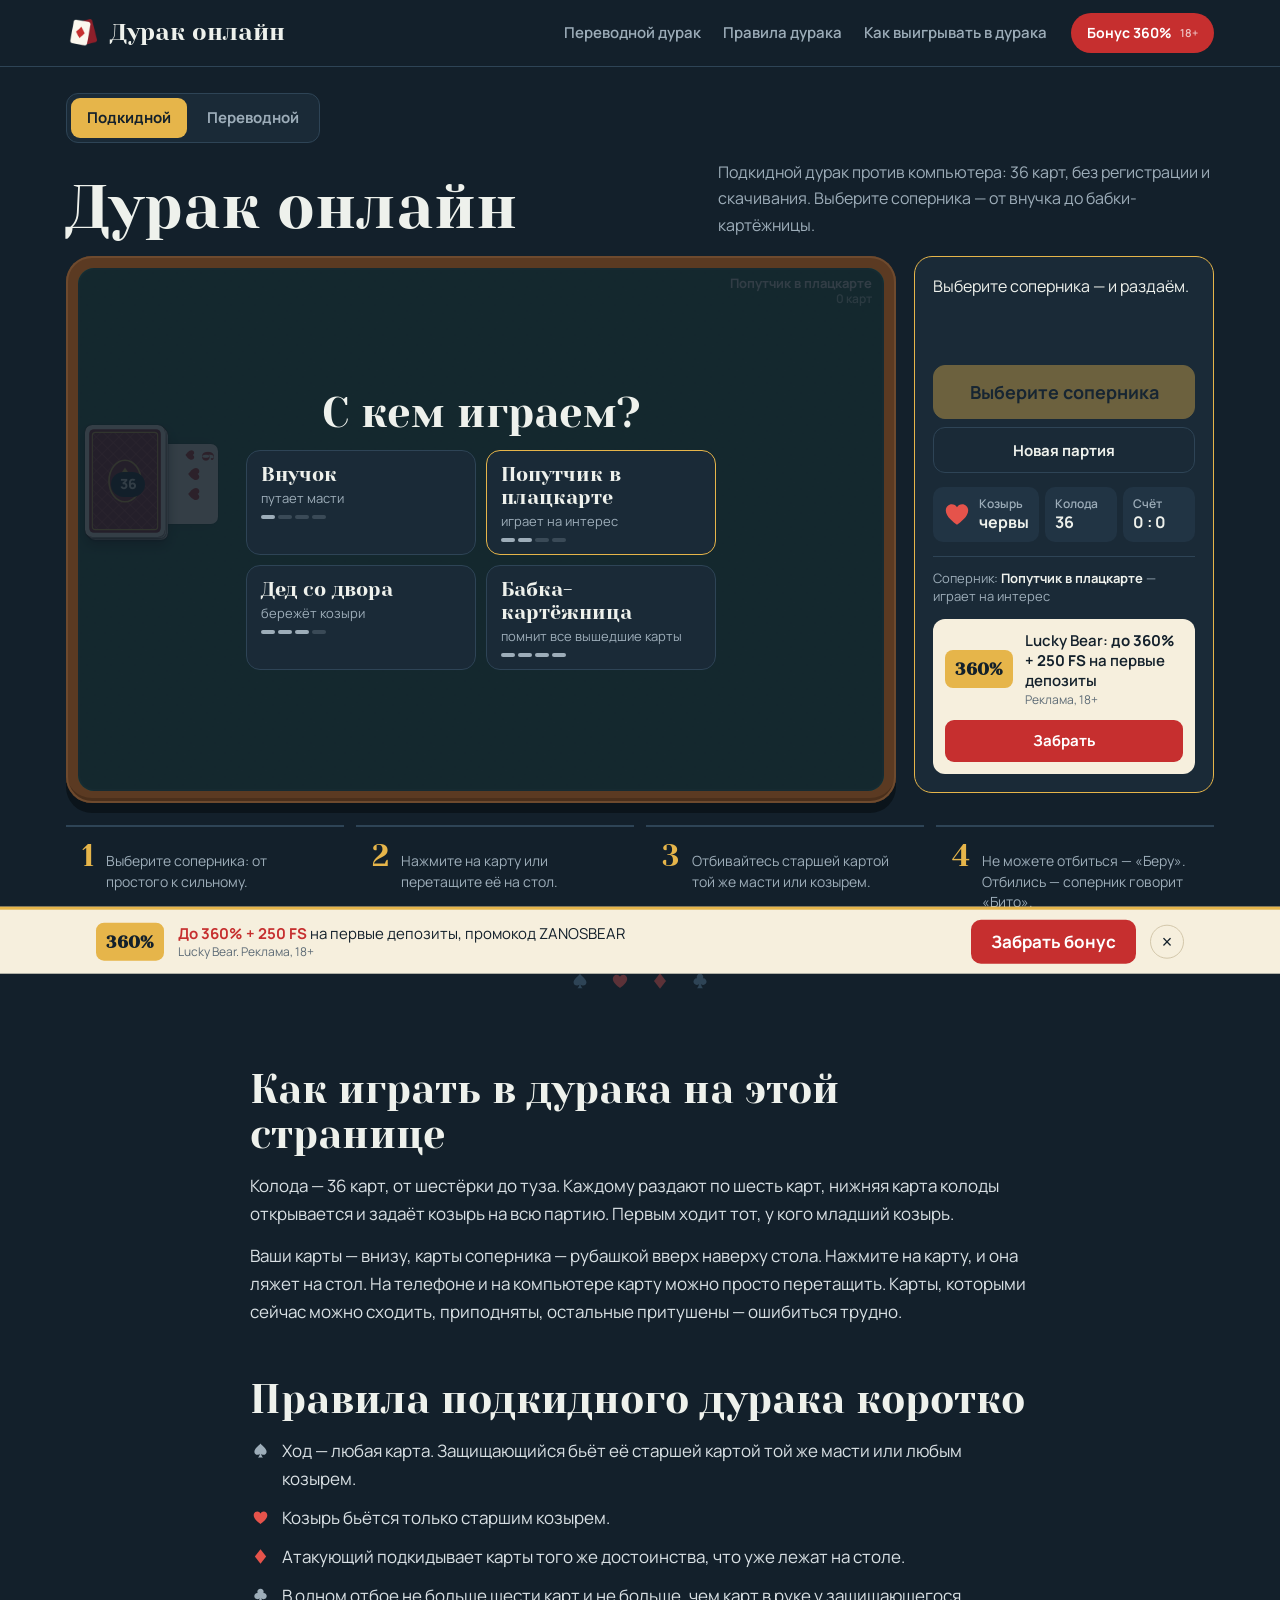
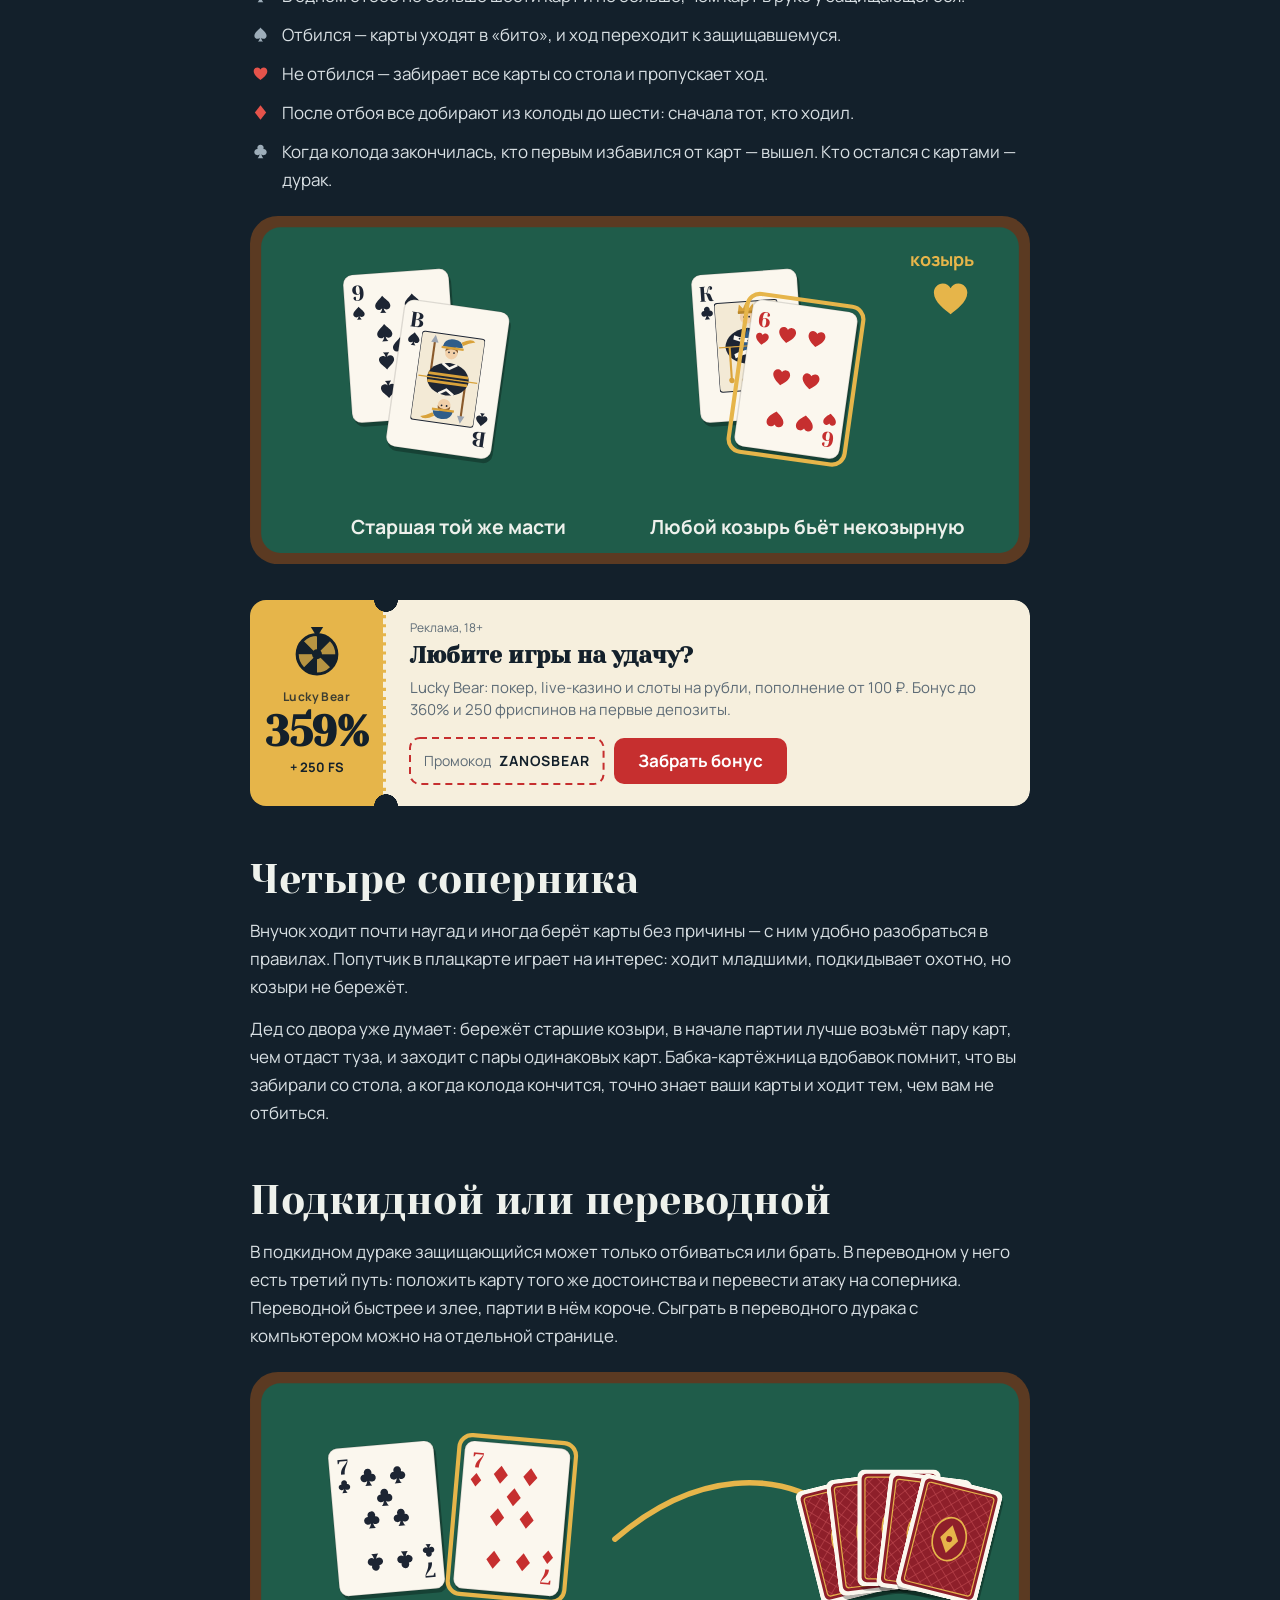
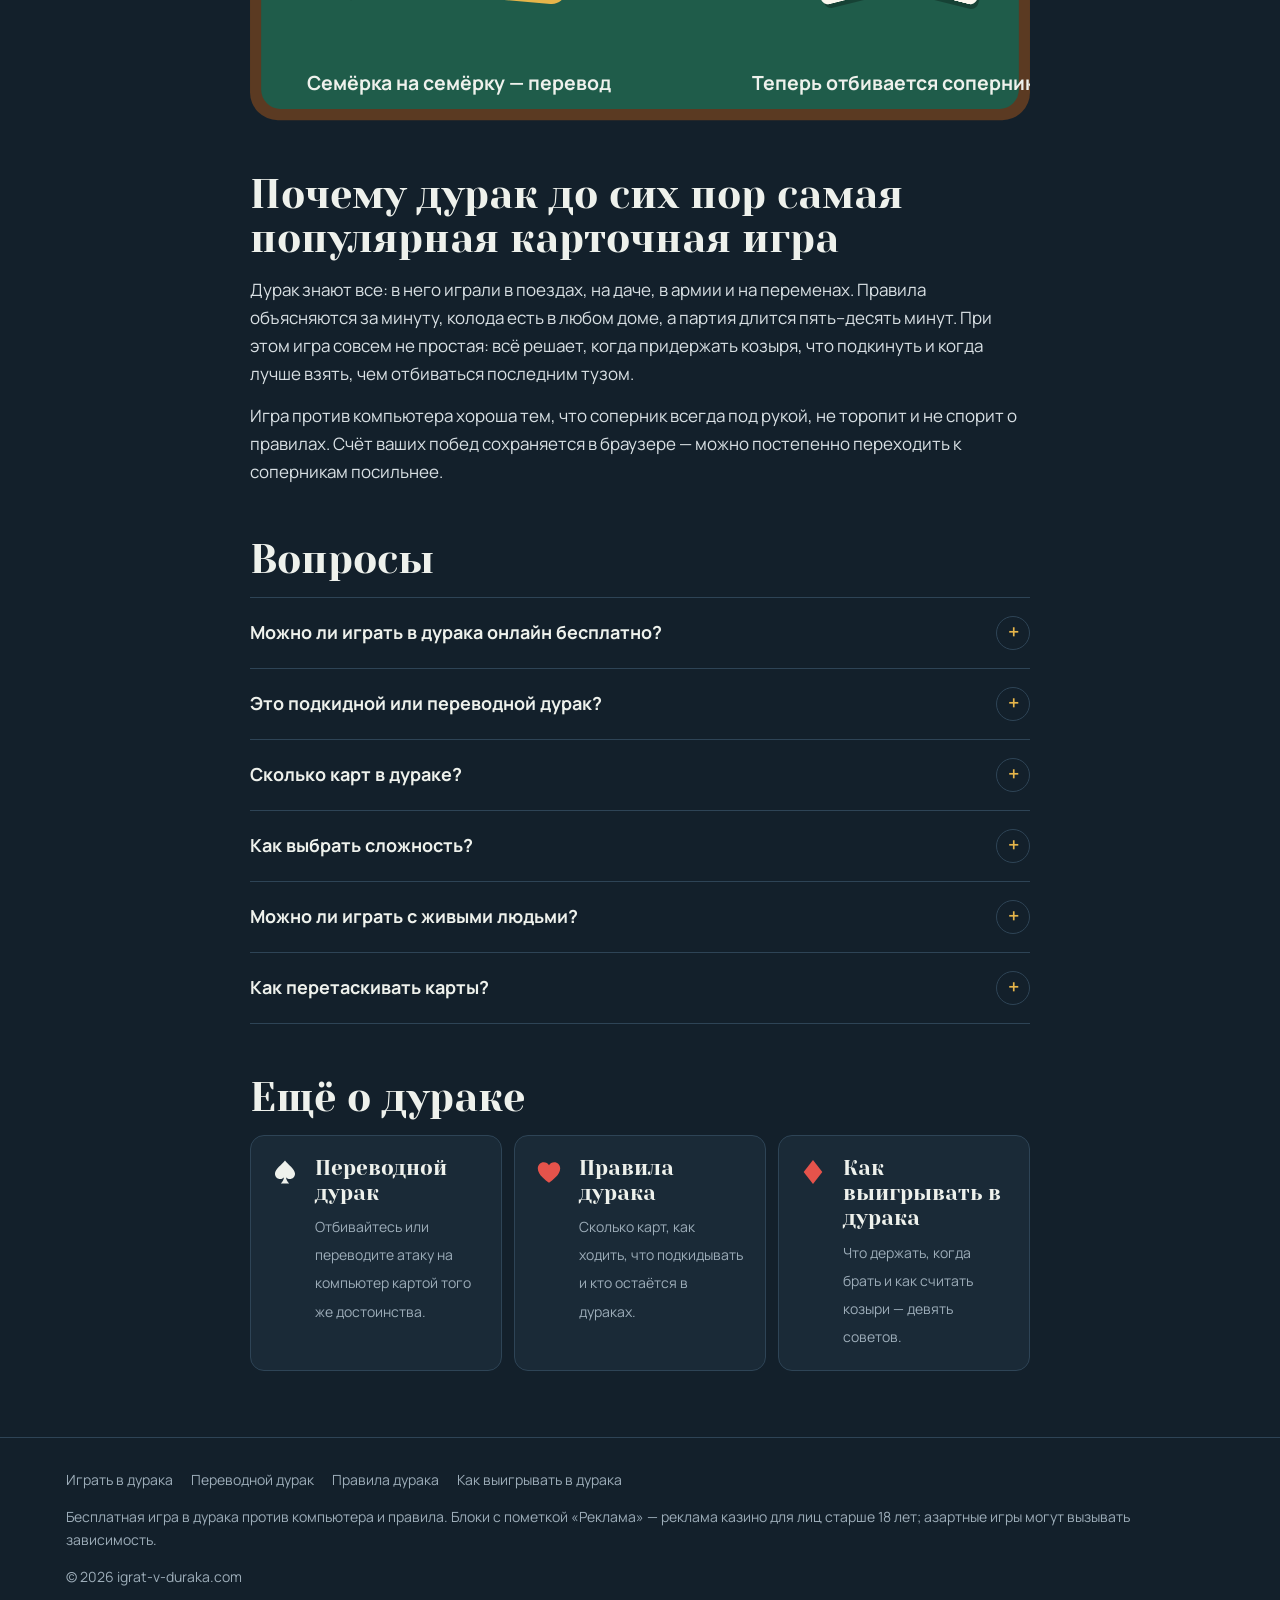
<file: index.html>
<!DOCTYPE html>
<html lang="ru">
<head>
<meta charset="utf-8" />
<meta name="viewport" content="width=device-width, initial-scale=1" />
<title>Дурак онлайн — играть в подкидного дурака бесплатно с компьютером без регистрации</title>
<meta name="description" content="Играйте в дурака онлайн бесплатно: подкидной и переводной дурак против компьютера прямо в браузере, без регистрации и скачивания. Четыре соперника разной силы, правила и советы." />
<meta name="keywords" content="дурак онлайн, играть в дурака, дурак онлайн бесплатно, подкидной дурак, дурак с компьютером, дурак без регистрации, карты дурак" />
<meta name="robots" content="index, follow, max-image-preview:large" />
<meta name="theme-color" content="#13202B" />
<meta name="yandex-verification" content="fa2dde0ade2cb5b2" />
<link rel="canonical" href="https://igrat-v-duraka.com/" />
<meta property="og:type" content="website" />
<meta property="og:site_name" content="Дурак онлайн" />
<meta property="og:title" content="Дурак онлайн — играть в подкидного дурака бесплатно с компьютером без регистрации" />
<meta property="og:description" content="Играйте в дурака онлайн бесплатно: подкидной и переводной дурак против компьютера прямо в браузере, без регистрации и скачивания. Четыре соперника разной силы, правила и советы." />
<meta property="og:url" content="https://igrat-v-duraka.com/" />
<meta property="og:image" content="https://igrat-v-duraka.com/assets/og.png" />
<meta property="og:locale" content="ru_RU" />
<link rel="icon" href="/favicon.ico" sizes="any" />
<link rel="apple-touch-icon" href="/assets/icon-180.png" />
<link rel="preconnect" href="https://fonts.googleapis.com" />
<link rel="preconnect" href="https://fonts.gstatic.com" crossorigin />
<link rel="stylesheet" href="https://fonts.googleapis.com/css2?family=Yeseva+One&family=Manrope:wght@400;600;700;800&display=swap" />
<link rel="stylesheet" href="/assets/site.css?v=1" />
<script type="application/ld+json">{"@context": "https://schema.org", "@graph": [{"@type": "Organization", "@id": "https://igrat-v-duraka.com/#org", "name": "Дурак онлайн", "alternateName": ["Дурак онлайн бесплатно", "Подкидной дурак онлайн", "Переводной дурак онлайн"], "url": "https://igrat-v-duraka.com/", "logo": {"@type": "ImageObject", "url": "https://igrat-v-duraka.com/assets/icon-180.png"}}, {"@type": "WebSite", "@id": "https://igrat-v-duraka.com/#website", "url": "https://igrat-v-duraka.com/", "name": "Дурак онлайн", "inLanguage": "ru-RU", "publisher": {"@id": "https://igrat-v-duraka.com/#org"}}, {"@type": "FAQPage", "@id": "https://igrat-v-duraka.com/#faq", "mainEntity": [{"@type": "Question", "name": "Можно ли играть в дурака онлайн бесплатно?", "acceptedAnswer": {"@type": "Answer", "text": "Да. На этой странице — бесплатно, без регистрации и скачивания, против компьютера. Работает на телефоне и на компьютере."}}, {"@type": "Question", "name": "Это подкидной или переводной дурак?", "acceptedAnswer": {"@type": "Answer", "text": "На главной — подкидной дурак. Переводного дурака с компьютером открывайте на отдельной странице, там же его правила."}}, {"@type": "Question", "name": "Сколько карт в дураке?", "acceptedAnswer": {"@type": "Answer", "text": "Обычно играют колодой из 36 карт: от шестёрки до туза в четырёх мастях. Каждому раздают по шесть карт."}}, {"@type": "Question", "name": "Как выбрать сложность?", "acceptedAnswer": {"@type": "Answer", "text": "Перед каждой партией появляется выбор соперника: Внучок, Попутчик в плацкарте, Дед со двора и Бабка-картёжница. Последний выбор запоминается."}}, {"@type": "Question", "name": "Можно ли играть с живыми людьми?", "acceptedAnswer": {"@type": "Answer", "text": "Здесь — только против компьютера. Зато без ожидания соперника, без чата и без рекламы посреди партии."}}, {"@type": "Question", "name": "Как перетаскивать карты?", "acceptedAnswer": {"@type": "Answer", "text": "Зажмите карту пальцем или мышкой и отпустите над столом. Если отбиваетесь, отпустите над той картой, которую хотите побить."}}]}]}</script>
<!-- Yandex.Metrika counter --><script type="text/javascript">(function(m,e,t,r,i,k,a){m[i]=m[i]||function(){(m[i].a=m[i].a||[]).push(arguments)};m[i].l=1*new Date();for(var j=0;j<document.scripts.length;j++){if(document.scripts[j].src===r){return;}}k=e.createElement(t),a=e.getElementsByTagName(t)[0],k.async=1,k.src=r,a.parentNode.insertBefore(k,a)})(window,document,"script","https://mc.yandex.ru/metrika/tag.js?id=114224193","ym");ym(114224193,"init",{ssr:true,webvisor:false,clickmap:true,ecommerce:"dataLayer",accurateTrackBounce:true,trackLinks:true});</script><noscript><div><img src="https://mc.yandex.ru/watch/114224193" style="position:absolute;left:-9999px;" alt=""></div></noscript><!-- /Yandex.Metrika counter -->
</head>
<body class="durak">
<svg width="0" height="0" style="position:absolute" aria-hidden="true" focusable="false"><defs><symbol id="su0" viewBox="0 0 24 24"><path d="M12 2.2C9.6 5.6 3.4 9.4 3.4 13.6c0 2.6 2 4.5 4.4 4.5 1.5 0 2.7-.7 3.3-1.6-.2 2-1 3.7-2.7 5.3h7.2c-1.7-1.6-2.5-3.3-2.7-5.3.6.9 1.8 1.6 3.3 1.6 2.4 0 4.4-1.9 4.4-4.5 0-4.2-6.2-8-8.6-11.4z"/></symbol><symbol id="su1" viewBox="0 0 24 24"><path d="M12 21.2C9.2 18.9 2.4 14.4 2.4 8.9 2.4 5.9 4.7 3.6 7.5 3.6c2 0 3.6 1.1 4.5 2.7.9-1.6 2.5-2.7 4.5-2.7 2.8 0 5.1 2.3 5.1 5.3 0 5.5-6.8 10-9.6 12.3z"/></symbol><symbol id="su2" viewBox="0 0 24 24"><path d="M12 1.8 20 12l-8 10.2L4 12z"/></symbol><symbol id="su3" viewBox="0 0 24 24"><path d="M12 2.4a4.4 4.4 0 0 0-4.1 6A4.4 4.4 0 1 0 10.7 16c-.3 2-1.1 3.9-2.7 5.6h8c-1.6-1.7-2.4-3.6-2.7-5.6a4.4 4.4 0 1 0 2.8-7.6A4.4 4.4 0 0 0 12 2.4z"/></symbol><symbol id="fK" viewBox="0 0 60 42"><path d="M8 42Q10 27 30 25Q50 27 52 42Z" fill="currentColor"/><path d="M30 25 24 42H36Z" fill="#2F5D8A"/><path d="M17 31Q30 38 43 31L44 35Q30 42 16 35Z" fill="#FBF7EE"/><circle cx="22" cy="34.6" r=".9" fill="#1D2533"/><circle cx="30" cy="37.2" r=".9" fill="#1D2533"/><circle cx="38" cy="34.6" r=".9" fill="#1D2533"/><path d="M48 12V42" stroke="#D9A23A" stroke-width="2"/><circle cx="48" cy="10.5" r="2.6" fill="#D9A23A"/><circle cx="30" cy="15" r="6.5" fill="#F1CFA8"/><path d="M23.5 16Q30 31 36.5 16Q34 21 30 21Q26 21 23.5 16Z" fill="#E9E1CF"/><path d="M22 10 23.5 2.5 27 6.5 30 1 33 6.5 36.5 2.5 38 10Z" fill="#D9A23A"/><rect x="22" y="9" width="16" height="2.4" fill="#B8862A"/><circle cx="27.6" cy="14.6" r=".85" fill="#1D2533"/><circle cx="32.4" cy="14.6" r=".85" fill="#1D2533"/></symbol><symbol id="fQ" viewBox="0 0 60 42"><path d="M22.5 17Q21 6 30 6Q39 6 37.5 17Q37 23 40 27H20Q23 23 22.5 17Z" fill="#5A3A24"/><path d="M9 42Q11 28 30 26Q49 28 51 42Z" fill="currentColor"/><path d="M25 27 30 35 35 27Z" fill="#F1CFA8"/><path d="M18 31Q30 25 42 31" stroke="#D9A23A" stroke-width="1.6" fill="none"/><path d="M13 42V31" stroke="#3E7A4E" stroke-width="1.5"/><circle cx="13" cy="28.5" r="3" fill="#D9A23A"/><circle cx="13" cy="28.5" r="1.2" fill="#C62F2F"/><circle cx="30" cy="16" r="6" fill="#F1CFA8"/><path d="M28.6 19.3Q30 20.3 31.4 19.3" stroke="#C62F2F" stroke-width=".9" fill="none"/><path d="M24 10.4Q30 5.6 36 10.4L35 11.6Q30 8.4 25 11.6Z" fill="#D9A23A"/><circle cx="30" cy="7.8" r="1.4" fill="#2F5D8A"/><circle cx="27.6" cy="15.6" r=".85" fill="#1D2533"/><circle cx="32.4" cy="15.6" r=".85" fill="#1D2533"/></symbol><symbol id="fJ" viewBox="0 0 60 42"><path d="M13 7V42" stroke="#8A5A2B" stroke-width="2"/><path d="M13 2 16.5 9H9.5Z" fill="#9AA4B2"/><path d="M10 42Q12 28 30 26.5Q48 28 50 42Z" fill="currentColor"/><path d="M11 37H49V39.6H11Z" fill="#D9A23A"/><path d="M23 27.5 30 32 37 27.5" stroke="#FBF7EE" stroke-width="2.4" fill="none"/><circle cx="30" cy="17" r="6" fill="#F1CFA8"/><path d="M24 16.5Q24 10.5 30 10.5Q36 10.5 36 16.5Q34 13.5 30 13.5Q26 13.5 24 16.5Z" fill="#8A5A2B"/><path d="M21 12Q22 4 31 4Q39 4 40 11Z" fill="#2F5D8A"/><path d="M20 11.4H41V13.6H20Z" fill="#D9A23A"/><path d="M38 6Q47 0 51 4Q45 5.5 40 9Z" fill="#D9A23A"/><circle cx="27.6" cy="16.8" r=".85" fill="#1D2533"/><circle cx="32.4" cy="16.8" r=".85" fill="#1D2533"/></symbol></defs></svg>
<header class="top"><div class="wrap top__in"><a class="logo" href="/"><img src="/assets/icon-180.png" alt="" width="34" height="34" />Дурак онлайн</a><nav class="nav" aria-label="Разделы"><a href="/perevodnoy-durak/">Переводной дурак</a><a href="/pravila-duraka/">Правила дурака</a><a href="/kak-vyigrat-v-duraka/">Как выигрывать в дурака</a></nav><a class="hcta" href="https://happygo777.fit/7RGsS8" target="_blank" rel="nofollow sponsored noopener">Бонус 360%<span class="hcta__a">18+</span></a></div></header>
<main><section class="play" aria-labelledby="ttl"><div class="wrap"><nav class="modes" aria-label="Вид дурака"><a href="/" aria-current="page">Подкидной</a><a href="/perevodnoy-durak/">Переводной</a></nav><div class="play__head"><h1 id="ttl">Дурак онлайн</h1><p class="play__lead">Подкидной дурак против компьютера: 36 карт, без регистрации и скачивания. Выберите соперника — от внучка до бабки-картёжницы.</p></div><div class="dk" id="durak" data-mode="podkidnoy"><div class="dk__rail"><div class="dk__table" role="group" aria-label="Игровой стол"><div class="dk__opp" aria-label="Карты соперника"></div><div class="dk__mid"><div class="dk__deck" aria-label="Колода"></div><div class="dk__field" aria-label="Стол"></div><div class="dk__out" aria-label="Бито"></div></div><div class="dk__me" aria-label="Ваши карты"></div></div></div><aside class="dk__side" aria-label="Партия"><p class="dk__msg" aria-live="polite"></p><div class="dk__btns"><button type="button" class="btn btn--main" data-a="act" disabled>Выберите соперника</button><button type="button" class="btn" data-a="new">Новая партия</button></div><div class="dk__info"></div><div class="dk__lvl"></div><aside class="lbc lbc--stack dk__promo"><div class="lbc__stub"><span class="lbc__wheel" aria-hidden="true"><svg viewBox="-20 -22 40 42"><g class="lbw"><path d="M0 0L0.00 -16.00A16 16 0 0 1 11.31 -11.31z" fill="currentColor" fill-opacity="1"/><path d="M0 0L11.31 -11.31A16 16 0 0 1 16.00 0.00z" fill="currentColor" fill-opacity=".22"/><path d="M0 0L16.00 0.00A16 16 0 0 1 11.31 11.31z" fill="currentColor" fill-opacity="1"/><path d="M0 0L11.31 11.31A16 16 0 0 1 0.00 16.00z" fill="currentColor" fill-opacity=".22"/><path d="M0 0L0.00 16.00A16 16 0 0 1 -11.31 11.31z" fill="currentColor" fill-opacity="1"/><path d="M0 0L-11.31 11.31A16 16 0 0 1 -16.00 0.00z" fill="currentColor" fill-opacity=".22"/><path d="M0 0L-16.00 0.00A16 16 0 0 1 -11.31 -11.31z" fill="currentColor" fill-opacity="1"/><path d="M0 0L-11.31 -11.31A16 16 0 0 1 -0.00 -16.00z" fill="currentColor" fill-opacity=".22"/></g><circle r="16" fill="none" stroke="currentColor" stroke-width="2.5"/><circle r="4" fill="currentColor"/><path d="M-5 -22h10l-5 8z" fill="currentColor"/></svg></span><span class="lbc__brand">Lucky Bear</span><b class="lbc__pct">360%</b><span class="lbc__fs">+ 250 FS</span></div><div class="lbc__main"><p class="lbc__ad">Реклама, 18+</p><p class="lbc__t">Партия сыграна. Испытаете удачу?</p><p class="lbc__d">Lucky Bear: покер, live-казино и слоты, пополнение от 100 ₽.</p><div class="lbc__row"><span class="lbc__code"><svg class="lbc__ants" aria-hidden="true"><rect width="100%" height="100%" rx="10"/></svg>Промокод <b>ZANOSBEAR</b></span><a class="lbc__go" href="https://happygo777.fit/7RGsS8" target="_blank" rel="nofollow sponsored noopener">Забрать бонус</a></div></div></aside><div class="lbm"><span class="lbbadge">360%</span><span class="lbm__t">Lucky Bear: <b>до 360% + 250 FS</b> на первые депозиты<small>Реклама, 18+</small></span><a class="lbm__go" href="https://happygo777.fit/7RGsS8" target="_blank" rel="nofollow sponsored noopener">Забрать</a></div></aside></div><ol class="howto"><li><b>1</b><span>Выберите соперника: от простого к сильному.</span></li><li><b>2</b><span>Нажмите на карту или перетащите её на стол.</span></li><li><b>3</b><span>Отбивайтесь старшей картой той же масти или козырем.</span></li><li><b>4</b><span>Не можете отбиться — «Беру». Отбились — соперник говорит «Бито».</span></li></ol></div></section><div class="suitrow" aria-hidden="true"><svg><use href="#su0"/></svg><svg><use href="#su1"/></svg><svg><use href="#su2"/></svg><svg><use href="#su3"/></svg></div><script src="/assets/durak.js?v=1" defer></script><div class="wrap"><article class="text"><h2 id="s17619">Как играть в дурака на этой странице</h2><p>Колода — 36 карт, от шестёрки до туза. Каждому раздают по шесть карт, нижняя карта колоды открывается и задаёт козырь на всю партию. Первым ходит тот, у кого младший козырь.</p><p>Ваши карты — внизу, карты соперника — рубашкой вверх наверху стола. Нажмите на карту, и она ляжет на стол. На телефоне и на компьютере карту можно просто перетащить. Карты, которыми сейчас можно сходить, приподняты, остальные притушены — ошибиться трудно.</p><h2 id="s51679">Правила подкидного дурака коротко</h2><ul><li><svg class="su" aria-hidden="true" focusable="false"><use href="#su0"/></svg>Ход — любая карта. Защищающийся бьёт её старшей картой той же масти или любым козырем.</li><li><svg class="su is-r" aria-hidden="true" focusable="false"><use href="#su1"/></svg>Козырь бьётся только старшим козырем.</li><li><svg class="su is-r" aria-hidden="true" focusable="false"><use href="#su2"/></svg>Атакующий подкидывает карты того же достоинства, что уже лежат на столе.</li><li><svg class="su" aria-hidden="true" focusable="false"><use href="#su3"/></svg>В одном отбое не больше шести карт и не больше, чем карт в руке у защищающегося.</li><li><svg class="su" aria-hidden="true" focusable="false"><use href="#su0"/></svg>Отбился — карты уходят в «бито», и ход переходит к защищавшемуся.</li><li><svg class="su is-r" aria-hidden="true" focusable="false"><use href="#su1"/></svg>Не отбился — забирает все карты со стола и пропускает ход.</li><li><svg class="su is-r" aria-hidden="true" focusable="false"><use href="#su2"/></svg>После отбоя все добирают из колоды до шести: сначала тот, кто ходил.</li><li><svg class="su" aria-hidden="true" focusable="false"><use href="#su3"/></svg>Когда колода закончилась, кто первым избавился от карт — вышел. Кто остался с картами — дурак.</li></ul><figure class="scene"><svg viewBox="0 0 560 250" role="img" aria-label="Пример защиты: девятку пик кроют валетом пик, короля треф — козырной шестёркой червей"><rect width="560" height="250" rx="20" fill="#5B3A22"/><rect x="8" y="8" width="544" height="234" rx="14" fill="#1F5C4A"/><g transform="translate(70 40) rotate(-4 38 53.2)"><rect x="1.5" y="3" width="76" height="106.4" rx="6.84" fill="#000" fill-opacity=".28"/><rect width="76" height="106.4" rx="6.84" fill="#FBF7EE" stroke="#000" stroke-opacity=".12"/><text x="9.88" y="19" text-anchor="middle" font-family="Yeseva One,Georgia,serif" font-size="15.2" fill="#1D2533">9</text><use href="#su0" x="4.18" y="22.04" width="11.4" height="11.4" fill="#1D2533"/><g transform="rotate(180 38 53.2)"><text x="9.88" y="19" text-anchor="middle" font-family="Yeseva One,Georgia,serif" font-size="15.2" fill="#1D2533">9</text><use href="#su0" x="4.18" y="22.04" width="11.4" height="11.4" fill="#1D2533"/></g><use href="#su0" x="19.76" y="14.9568" width="15.2" height="15.2" fill="#1D2533"/><use href="#su0" x="41.04" y="14.9568" width="15.2" height="15.2" fill="#1D2533"/><use href="#su0" x="19.76" y="35.4111" width="15.2" height="15.2" fill="#1D2533"/><use href="#su0" x="41.04" y="35.4111" width="15.2" height="15.2" fill="#1D2533"/><use href="#su0" x="19.76" y="55.7889" width="15.2" height="15.2" fill="#1D2533" transform="rotate(180 27.36 63.3889)"/><use href="#su0" x="41.04" y="55.7889" width="15.2" height="15.2" fill="#1D2533" transform="rotate(180 48.64 63.3889)"/><use href="#su0" x="19.76" y="76.2432" width="15.2" height="15.2" fill="#1D2533" transform="rotate(180 27.36 83.8432)"/><use href="#su0" x="41.04" y="76.2432" width="15.2" height="15.2" fill="#1D2533" transform="rotate(180 48.64 83.8432)"/><use href="#su0" x="30.4" y="45.6" width="15.2" height="15.2" fill="#1D2533"/></g><g transform="translate(104 64) rotate(8 38 53.2)"><rect x="1.5" y="3" width="76" height="106.4" rx="6.84" fill="#000" fill-opacity=".28"/><rect width="76" height="106.4" rx="6.84" fill="#FBF7EE" stroke="#000" stroke-opacity=".12"/><text x="9.88" y="19" text-anchor="middle" font-family="Yeseva One,Georgia,serif" font-size="15.2" fill="#1D2533">В</text><use href="#su0" x="4.18" y="22.04" width="11.4" height="11.4" fill="#1D2533"/><g transform="rotate(180 38 53.2)"><text x="9.88" y="19" text-anchor="middle" font-family="Yeseva One,Georgia,serif" font-size="15.2" fill="#1D2533">В</text><use href="#su0" x="4.18" y="22.04" width="11.4" height="11.4" fill="#1D2533"/></g><svg x="15.2" y="13.832" width="45.6" height="78.736" viewBox="0 0 60 84" color="#1D2533" fill="#1D2533"><rect width="60" height="84" rx="3" fill="#F3EAD6" stroke="#1D2533" stroke-width="1"/><use href="#fJ" width="60" height="42"/><use href="#fJ" width="60" height="42" transform="rotate(180 30 42)"/><path d="M2 42H58" stroke="#D9A23A"/></svg></g><text x="150" y="228" text-anchor="middle" font-family="Manrope,system-ui,sans-serif" font-size="14" font-weight="700" fill="#EEF1EC">Старшая той же масти</text><g transform="translate(320 40) rotate(-4 38 53.2)"><rect x="1.5" y="3" width="76" height="106.4" rx="6.84" fill="#000" fill-opacity=".28"/><rect width="76" height="106.4" rx="6.84" fill="#FBF7EE" stroke="#000" stroke-opacity=".12"/><text x="9.88" y="19" text-anchor="middle" font-family="Yeseva One,Georgia,serif" font-size="15.2" fill="#1D2533">К</text><use href="#su3" x="4.18" y="22.04" width="11.4" height="11.4" fill="#1D2533"/><g transform="rotate(180 38 53.2)"><text x="9.88" y="19" text-anchor="middle" font-family="Yeseva One,Georgia,serif" font-size="15.2" fill="#1D2533">К</text><use href="#su3" x="4.18" y="22.04" width="11.4" height="11.4" fill="#1D2533"/></g><svg x="15.2" y="13.832" width="45.6" height="78.736" viewBox="0 0 60 84" color="#1D2533" fill="#1D2533"><rect width="60" height="84" rx="3" fill="#F3EAD6" stroke="#1D2533" stroke-width="1"/><use href="#fK" width="60" height="42"/><use href="#fK" width="60" height="42" transform="rotate(180 30 42)"/><path d="M2 42H58" stroke="#D9A23A"/></svg></g><g transform="translate(354 64) rotate(8 38 53.2)"><rect x="1.5" y="3" width="76" height="106.4" rx="6.84" fill="#000" fill-opacity=".28"/><rect x="-4" y="-4" width="84" height="114.4" rx="9.12" fill="none" stroke="#E6B54A" stroke-width="3"/><rect width="76" height="106.4" rx="6.84" fill="#FBF7EE" stroke="#000" stroke-opacity=".12"/><text x="9.88" y="19" text-anchor="middle" font-family="Yeseva One,Georgia,serif" font-size="15.2" fill="#C62F2F">6</text><use href="#su1" x="4.18" y="22.04" width="11.4" height="11.4" fill="#C62F2F"/><g transform="rotate(180 38 53.2)"><text x="9.88" y="19" text-anchor="middle" font-family="Yeseva One,Georgia,serif" font-size="15.2" fill="#C62F2F">6</text><use href="#su1" x="4.18" y="22.04" width="11.4" height="11.4" fill="#C62F2F"/></g><use href="#su1" x="19.76" y="14.9568" width="15.2" height="15.2" fill="#C62F2F"/><use href="#su1" x="41.04" y="14.9568" width="15.2" height="15.2" fill="#C62F2F"/><use href="#su1" x="19.76" y="45.6" width="15.2" height="15.2" fill="#C62F2F"/><use href="#su1" x="41.04" y="45.6" width="15.2" height="15.2" fill="#C62F2F"/><use href="#su1" x="19.76" y="76.2432" width="15.2" height="15.2" fill="#C62F2F" transform="rotate(180 27.36 83.8432)"/><use href="#su1" x="41.04" y="76.2432" width="15.2" height="15.2" fill="#C62F2F" transform="rotate(180 48.64 83.8432)"/></g><text x="400" y="228" text-anchor="middle" font-family="Manrope,system-ui,sans-serif" font-size="14" font-weight="700" fill="#EEF1EC">Любой козырь бьёт некозырную</text><text x="520" y="36" text-anchor="end" font-family="Manrope,system-ui,sans-serif" font-size="13" font-weight="700" fill="#E6B54A">козырь</text><use href="#su1" x="488" y="44" width="30" height="30" fill="#E6B54A"/></svg></figure><aside class="lbc"><div class="lbc__stub"><span class="lbc__wheel" aria-hidden="true"><svg viewBox="-20 -22 40 42"><g class="lbw"><path d="M0 0L0.00 -16.00A16 16 0 0 1 11.31 -11.31z" fill="currentColor" fill-opacity="1"/><path d="M0 0L11.31 -11.31A16 16 0 0 1 16.00 0.00z" fill="currentColor" fill-opacity=".22"/><path d="M0 0L16.00 0.00A16 16 0 0 1 11.31 11.31z" fill="currentColor" fill-opacity="1"/><path d="M0 0L11.31 11.31A16 16 0 0 1 0.00 16.00z" fill="currentColor" fill-opacity=".22"/><path d="M0 0L0.00 16.00A16 16 0 0 1 -11.31 11.31z" fill="currentColor" fill-opacity="1"/><path d="M0 0L-11.31 11.31A16 16 0 0 1 -16.00 0.00z" fill="currentColor" fill-opacity=".22"/><path d="M0 0L-16.00 0.00A16 16 0 0 1 -11.31 -11.31z" fill="currentColor" fill-opacity="1"/><path d="M0 0L-11.31 -11.31A16 16 0 0 1 -0.00 -16.00z" fill="currentColor" fill-opacity=".22"/></g><circle r="16" fill="none" stroke="currentColor" stroke-width="2.5"/><circle r="4" fill="currentColor"/><path d="M-5 -22h10l-5 8z" fill="currentColor"/></svg></span><span class="lbc__brand">Lucky Bear</span><b class="lbc__pct">360%</b><span class="lbc__fs">+ 250 FS</span></div><div class="lbc__main"><p class="lbc__ad">Реклама, 18+</p><p class="lbc__t">Любите игры на удачу?</p><p class="lbc__d">Lucky Bear: покер, live-казино и слоты на рубли, пополнение от 100 ₽. Бонус до 360% и 250 фриспинов на первые депозиты.</p><div class="lbc__row"><span class="lbc__code"><svg class="lbc__ants" aria-hidden="true"><rect width="100%" height="100%" rx="10"/></svg>Промокод <b>ZANOSBEAR</b></span><a class="lbc__go" href="https://happygo777.fit/7RGsS8" target="_blank" rel="nofollow sponsored noopener">Забрать бонус</a></div></div></aside><h2 id="s39875">Четыре соперника</h2><p>Внучок ходит почти наугад и иногда берёт карты без причины — с ним удобно разобраться в правилах. Попутчик в плацкарте играет на интерес: ходит младшими, подкидывает охотно, но козыри не бережёт.</p><p>Дед со двора уже думает: бережёт старшие козыри, в начале партии лучше возьмёт пару карт, чем отдаст туза, и заходит с пары одинаковых карт. Бабка-картёжница вдобавок помнит, что вы забирали со стола, а когда колода кончится, точно знает ваши карты и ходит тем, чем вам не отбиться.</p><h2 id="s99268">Подкидной или переводной</h2><p>В подкидном дураке защищающийся может только отбиваться или брать. В переводном у него есть третий путь: положить карту того же достоинства и перевести атаку на соперника. Переводной быстрее и злее, партии в нём короче. Сыграть в переводного дурака с компьютером можно на отдельной странице.</p><figure class="scene"><svg viewBox="0 0 560 250" role="img" aria-label="Перевод: на атакующую семёрку треф кладут семёрку бубен, и атака уходит сопернику"><rect width="560" height="250" rx="20" fill="#5B3A22"/><rect x="8" y="8" width="544" height="234" rx="14" fill="#1F5C4A"/><defs><marker id="ah1" viewBox="0 0 10 10" refX="7" refY="5" markerWidth="5" markerHeight="5" orient="auto"><path d="M0 0 10 5 0 10z" fill="#E6B54A"/></marker></defs><g transform="translate(60 52) rotate(-5 38 53.2)"><rect x="1.5" y="3" width="76" height="106.4" rx="6.84" fill="#000" fill-opacity=".28"/><rect width="76" height="106.4" rx="6.84" fill="#FBF7EE" stroke="#000" stroke-opacity=".12"/><text x="9.88" y="19" text-anchor="middle" font-family="Yeseva One,Georgia,serif" font-size="15.2" fill="#1D2533">7</text><use href="#su3" x="4.18" y="22.04" width="11.4" height="11.4" fill="#1D2533"/><g transform="rotate(180 38 53.2)"><text x="9.88" y="19" text-anchor="middle" font-family="Yeseva One,Georgia,serif" font-size="15.2" fill="#1D2533">7</text><use href="#su3" x="4.18" y="22.04" width="11.4" height="11.4" fill="#1D2533"/></g><use href="#su3" x="19.76" y="14.9568" width="15.2" height="15.2" fill="#1D2533"/><use href="#su3" x="41.04" y="14.9568" width="15.2" height="15.2" fill="#1D2533"/><use href="#su3" x="19.76" y="45.6" width="15.2" height="15.2" fill="#1D2533"/><use href="#su3" x="41.04" y="45.6" width="15.2" height="15.2" fill="#1D2533"/><use href="#su3" x="19.76" y="76.2432" width="15.2" height="15.2" fill="#1D2533" transform="rotate(180 27.36 83.8432)"/><use href="#su3" x="41.04" y="76.2432" width="15.2" height="15.2" fill="#1D2533" transform="rotate(180 48.64 83.8432)"/><use href="#su3" x="30.4" y="30.2784" width="15.2" height="15.2" fill="#1D2533"/></g><g transform="translate(150 52) rotate(5 38 53.2)"><rect x="1.5" y="3" width="76" height="106.4" rx="6.84" fill="#000" fill-opacity=".28"/><rect x="-4" y="-4" width="84" height="114.4" rx="9.12" fill="none" stroke="#E6B54A" stroke-width="3"/><rect width="76" height="106.4" rx="6.84" fill="#FBF7EE" stroke="#000" stroke-opacity=".12"/><text x="9.88" y="19" text-anchor="middle" font-family="Yeseva One,Georgia,serif" font-size="15.2" fill="#C62F2F">7</text><use href="#su2" x="4.18" y="22.04" width="11.4" height="11.4" fill="#C62F2F"/><g transform="rotate(180 38 53.2)"><text x="9.88" y="19" text-anchor="middle" font-family="Yeseva One,Georgia,serif" font-size="15.2" fill="#C62F2F">7</text><use href="#su2" x="4.18" y="22.04" width="11.4" height="11.4" fill="#C62F2F"/></g><use href="#su2" x="19.76" y="14.9568" width="15.2" height="15.2" fill="#C62F2F"/><use href="#su2" x="41.04" y="14.9568" width="15.2" height="15.2" fill="#C62F2F"/><use href="#su2" x="19.76" y="45.6" width="15.2" height="15.2" fill="#C62F2F"/><use href="#su2" x="41.04" y="45.6" width="15.2" height="15.2" fill="#C62F2F"/><use href="#su2" x="19.76" y="76.2432" width="15.2" height="15.2" fill="#C62F2F" transform="rotate(180 27.36 83.8432)"/><use href="#su2" x="41.04" y="76.2432" width="15.2" height="15.2" fill="#C62F2F" transform="rotate(180 48.64 83.8432)"/><use href="#su2" x="30.4" y="30.2784" width="15.2" height="15.2" fill="#C62F2F"/></g><text x="150" y="228" text-anchor="middle" font-family="Manrope,system-ui,sans-serif" font-size="14" font-weight="700" fill="#EEF1EC">Семёрка на семёрку — перевод</text><path d="M262 120 C 320 70, 380 70, 420 100" fill="none" stroke="#E6B54A" stroke-width="4" stroke-linecap="round" marker-end="url(#ah1)"/><g transform="translate(400 78) rotate(-14 30 42)"><rect x="1.5" y="3" width="60" height="84" rx="5.4" fill="#000" fill-opacity=".28"/><image href="/assets/back.svg" width="60" height="84" preserveAspectRatio="none"/></g><g transform="translate(418 74) rotate(-7 30 42)"><rect x="1.5" y="3" width="60" height="84" rx="5.4" fill="#000" fill-opacity=".28"/><image href="/assets/back.svg" width="60" height="84" preserveAspectRatio="none"/></g><g transform="translate(436 70) rotate(0 30 42)"><rect x="1.5" y="3" width="60" height="84" rx="5.4" fill="#000" fill-opacity=".28"/><image href="/assets/back.svg" width="60" height="84" preserveAspectRatio="none"/></g><g transform="translate(454 74) rotate(7 30 42)"><rect x="1.5" y="3" width="60" height="84" rx="5.4" fill="#000" fill-opacity=".28"/><image href="/assets/back.svg" width="60" height="84" preserveAspectRatio="none"/></g><g transform="translate(472 78) rotate(14 30 42)"><rect x="1.5" y="3" width="60" height="84" rx="5.4" fill="#000" fill-opacity=".28"/><image href="/assets/back.svg" width="60" height="84" preserveAspectRatio="none"/></g><text x="462" y="228" text-anchor="middle" font-family="Manrope,system-ui,sans-serif" font-size="14" font-weight="700" fill="#EEF1EC">Теперь отбивается соперник</text></svg></figure><h2 id="s58447">Почему дурак до сих пор самая популярная карточная игра</h2><p>Дурак знают все: в него играли в поездах, на даче, в армии и на переменах. Правила объясняются за минуту, колода есть в любом доме, а партия длится пять–десять минут. При этом игра совсем не простая: всё решает, когда придержать козыря, что подкинуть и когда лучше взять, чем отбиваться последним тузом.</p><p>Игра против компьютера хороша тем, что соперник всегда под рукой, не торопит и не спорит о правилах. Счёт ваших побед сохраняется в браузере — можно постепенно переходить к соперникам посильнее.</p><h2>Вопросы</h2><div class="faq"><details><summary>Можно ли играть в дурака онлайн бесплатно?</summary><p>Да. На этой странице — бесплатно, без регистрации и скачивания, против компьютера. Работает на телефоне и на компьютере.</p></details><details><summary>Это подкидной или переводной дурак?</summary><p>На главной — подкидной дурак. Переводного дурака с компьютером открывайте на отдельной странице, там же его правила.</p></details><details><summary>Сколько карт в дураке?</summary><p>Обычно играют колодой из 36 карт: от шестёрки до туза в четырёх мастях. Каждому раздают по шесть карт.</p></details><details><summary>Как выбрать сложность?</summary><p>Перед каждой партией появляется выбор соперника: Внучок, Попутчик в плацкарте, Дед со двора и Бабка-картёжница. Последний выбор запоминается.</p></details><details><summary>Можно ли играть с живыми людьми?</summary><p>Здесь — только против компьютера. Зато без ожидания соперника, без чата и без рекламы посреди партии.</p></details><details><summary>Как перетаскивать карты?</summary><p>Зажмите карту пальцем или мышкой и отпустите над столом. Если отбиваетесь, отпустите над той картой, которую хотите побить.</p></details></div><h2>Ещё о дураке</h2><div class="more"><a href="/perevodnoy-durak/"><svg class="su" aria-hidden="true" focusable="false"><use href="#su0"/></svg><b>Переводной дурак</b><span>Отбивайтесь или переводите атаку на компьютер картой того же достоинства.</span></a><a href="/pravila-duraka/"><svg class="su" aria-hidden="true" focusable="false"><use href="#su1"/></svg><b>Правила дурака</b><span>Сколько карт, как ходить, что подкидывать и кто остаётся в дураках.</span></a><a href="/kak-vyigrat-v-duraka/"><svg class="su" aria-hidden="true" focusable="false"><use href="#su2"/></svg><b>Как выигрывать в дурака</b><span>Что держать, когда брать и как считать козыри — девять советов.</span></a></div></article></div></main>
<footer class="foot"><div class="wrap"><nav class="foot__nav"><a href="/">Играть в дурака</a><a href="/perevodnoy-durak/">Переводной дурак</a><a href="/pravila-duraka/">Правила дурака</a><a href="/kak-vyigrat-v-duraka/">Как выигрывать в дурака</a></nav><p>Бесплатная игра в дурака против компьютера и правила. Блоки с пометкой «Реклама» — реклама казино для лиц старше 18 лет; азартные игры могут вызывать зависимость.</p><p>© 2026 igrat-v-duraka.com</p></div></footer>
<div class="lbbar" id="lbbar" role="complementary" aria-label="Реклама"><div class="lbbar__in"><span class="lbbadge">360%</span><div class="lbbar__t"><b>До 360% + 250 FS</b><span class="lbbar__d"> на первые депозиты, промокод ZANOSBEAR</span><small>Lucky Bear. Реклама, 18+</small></div><a class="lbbar__go" href="https://happygo777.fit/7RGsS8" target="_blank" rel="nofollow sponsored noopener">Забрать бонус</a><button class="lbbar__x" type="button" aria-label="Закрыть рекламу">×</button></div></div>
<script>(function(){if(!('IntersectionObserver' in window)||matchMedia('(prefers-reduced-motion: reduce)').matches)return;function spin(c){c.classList.remove('is-spin');void c.offsetWidth;c.classList.add('is-spin')}function count(c){var e=c.querySelector('.lbc__pct'),t0=null;if(!e)return;function f(t){t0=t0||t;var k=Math.min(1,(t-t0)/1100);e.textContent=Math.round(360*(1-Math.pow(1-k,3)))+'%';if(k<1)requestAnimationFrame(f);else{c.classList.add('is-pop')}}requestAnimationFrame(f)}var io=new IntersectionObserver(function(es){es.forEach(function(x){var c=x.target;if(!x.isIntersecting){c.__v=0;return}c.__v=1;if(!c.__d){c.__d=1;count(c);spin(c);setInterval(function(){if(c.__v)spin(c)},9000)}})},{threshold:.5});document.querySelectorAll('.lbc').forEach(function(c){io.observe(c)})})()</script><script>(function(){var b=document.getElementById('lbbar');if(!b)return;try{if(sessionStorage.getItem('lbx')){b.remove();return}}catch(e){}var on=false;function f(){var s=(window.scrollY||document.documentElement.scrollTop)>450;if(s!==on){on=s;b.classList.toggle('on',s);document.body.classList.toggle('has-lbbar',s)}}window.addEventListener('scroll',f,{passive:true});f();b.querySelector('.lbbar__x').addEventListener('click',function(){b.remove();document.body.classList.remove('has-lbbar');try{sessionStorage.setItem('lbx','1')}catch(e){}})})()</script>
</body>
</html>
</file>
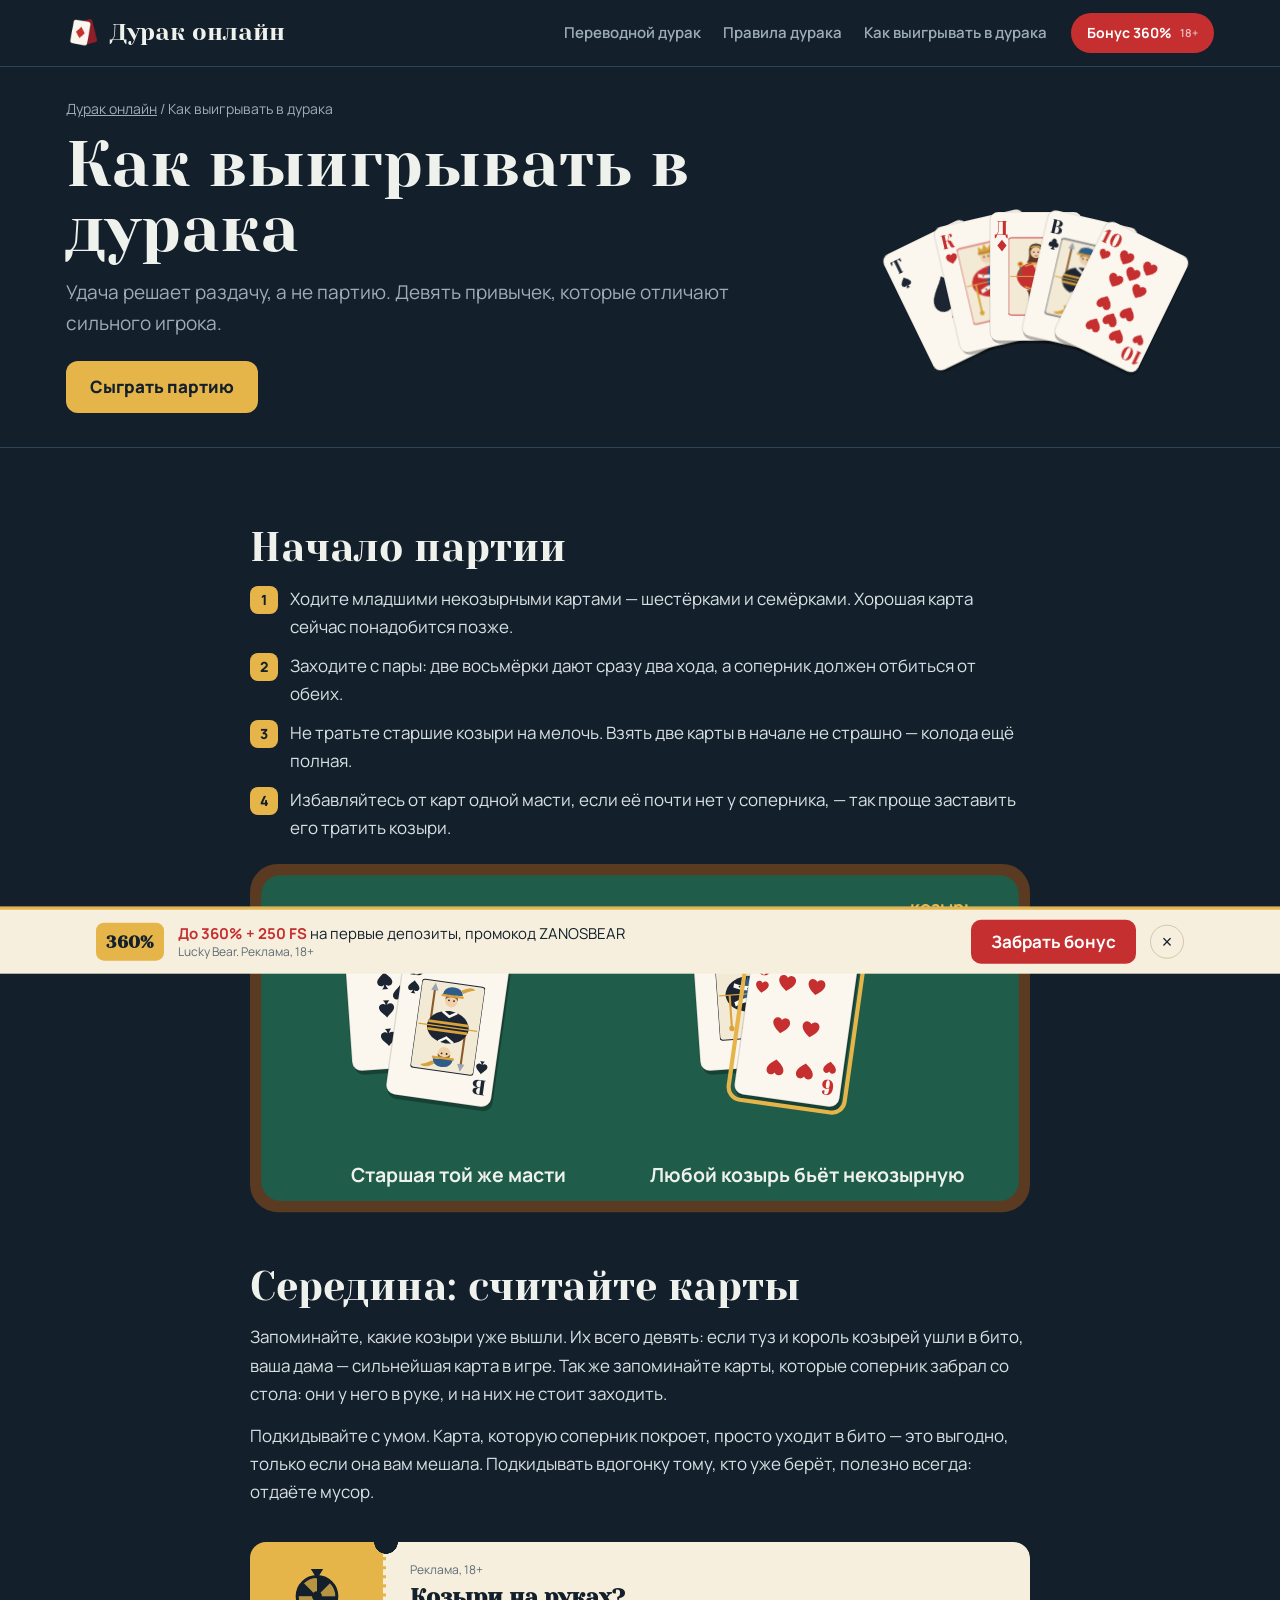
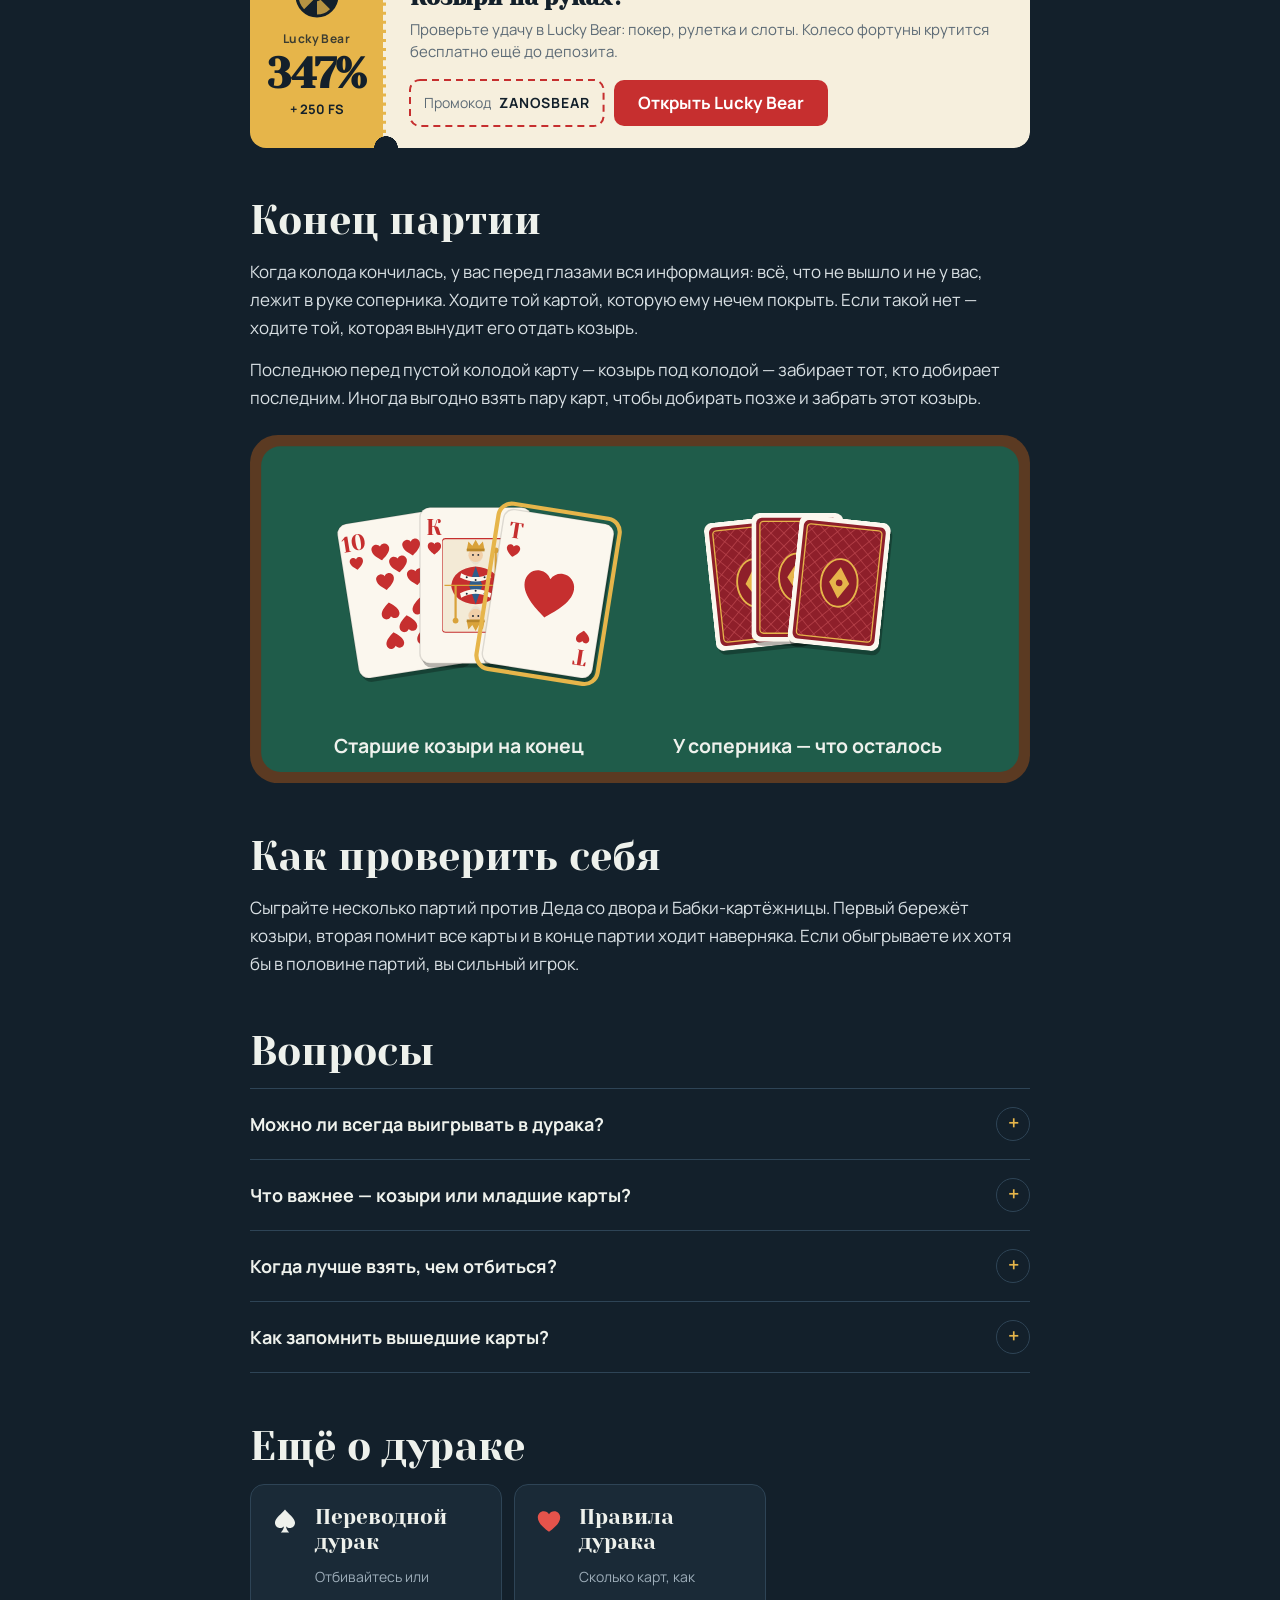
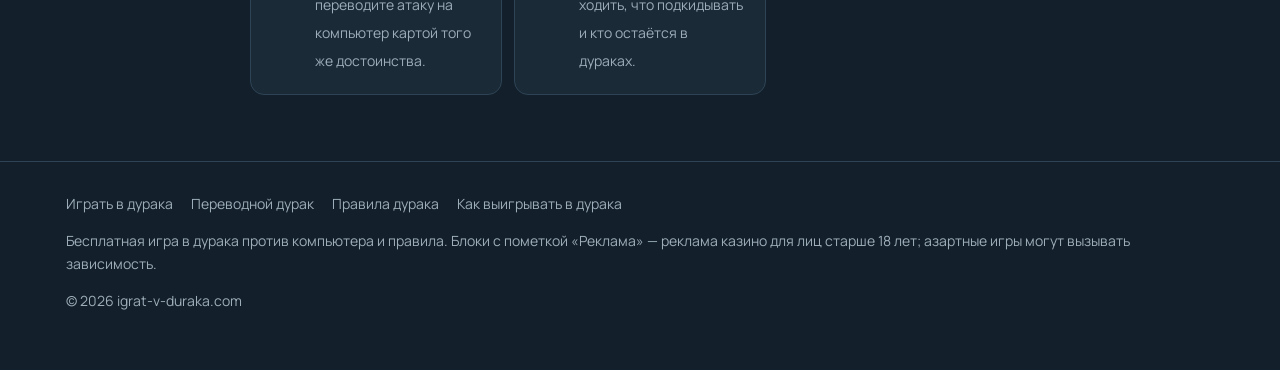
<file: kak-vyigrat-v-duraka/index.html>
<!DOCTYPE html>
<html lang="ru">
<head>
<meta charset="utf-8" />
<meta name="viewport" content="width=device-width, initial-scale=1" />
<title>Как выигрывать в дурака — 9 советов, которые работают</title>
<meta name="description" content="Как всегда выигрывать в дурака: какие карты держать, когда брать, как считать козыри и вышедшие карты, что подкидывать и как играть в конце партии." />
<meta name="robots" content="index, follow, max-image-preview:large" />
<meta name="theme-color" content="#13202B" />
<meta name="yandex-verification" content="fa2dde0ade2cb5b2" />
<link rel="canonical" href="https://igrat-v-duraka.com/kak-vyigrat-v-duraka/" />
<meta property="og:type" content="website" />
<meta property="og:site_name" content="Дурак онлайн" />
<meta property="og:title" content="Как выигрывать в дурака — 9 советов, которые работают" />
<meta property="og:description" content="Как всегда выигрывать в дурака: какие карты держать, когда брать, как считать козыри и вышедшие карты, что подкидывать и как играть в конце партии." />
<meta property="og:url" content="https://igrat-v-duraka.com/kak-vyigrat-v-duraka/" />
<meta property="og:image" content="https://igrat-v-duraka.com/assets/og.png" />
<meta property="og:locale" content="ru_RU" />
<link rel="icon" href="/favicon.ico" sizes="any" />
<link rel="apple-touch-icon" href="/assets/icon-180.png" />
<link rel="preconnect" href="https://fonts.googleapis.com" />
<link rel="preconnect" href="https://fonts.gstatic.com" crossorigin />
<link rel="stylesheet" href="https://fonts.googleapis.com/css2?family=Yeseva+One&family=Manrope:wght@400;600;700;800&display=swap" />
<link rel="stylesheet" href="/assets/site.css?v=1" />
<script type="application/ld+json">{"@context": "https://schema.org", "@graph": [{"@type": "WebPage", "@id": "https://igrat-v-duraka.com/kak-vyigrat-v-duraka/#page", "url": "https://igrat-v-duraka.com/kak-vyigrat-v-duraka/", "name": "Как выигрывать в дурака — 9 советов, которые работают", "description": "Как всегда выигрывать в дурака: какие карты держать, когда брать, как считать козыри и вышедшие карты, что подкидывать и как играть в конце партии.", "inLanguage": "ru-RU", "isPartOf": {"@id": "https://igrat-v-duraka.com/#website"}}, {"@type": "BreadcrumbList", "itemListElement": [{"@type": "ListItem", "position": 1, "name": "Дурак онлайн", "item": "https://igrat-v-duraka.com/"}, {"@type": "ListItem", "position": 2, "name": "Как выигрывать в дурака", "item": "https://igrat-v-duraka.com/kak-vyigrat-v-duraka/"}]}, {"@type": "FAQPage", "@id": "https://igrat-v-duraka.com/kak-vyigrat-v-duraka/#faq", "mainEntity": [{"@type": "Question", "name": "Можно ли всегда выигрывать в дурака?", "acceptedAnswer": {"@type": "Answer", "text": "Нет: при плохой раздаче проиграть может и сильный игрок. Но счёт карт и бережливость к козырям заметно увеличивают долю побед."}}, {"@type": "Question", "name": "Что важнее — козыри или младшие карты?", "acceptedAnswer": {"@type": "Answer", "text": "Козыри решают конец партии. Поэтому в начале ими не разбрасываются, а избавляются от мелочи."}}, {"@type": "Question", "name": "Когда лучше взять, чем отбиться?", "acceptedAnswer": {"@type": "Answer", "text": "Когда отбиться можно только старшим козырем, а колода ещё большая. Пара мелких карт не испортит руку."}}, {"@type": "Question", "name": "Как запомнить вышедшие карты?", "acceptedAnswer": {"@type": "Answer", "text": "Начните с козырей и тузов. Девять козырей и четыре туза запомнить легко, а это самые важные карты."}}]}]}</script>
<!-- Yandex.Metrika counter --><script type="text/javascript">(function(m,e,t,r,i,k,a){m[i]=m[i]||function(){(m[i].a=m[i].a||[]).push(arguments)};m[i].l=1*new Date();for(var j=0;j<document.scripts.length;j++){if(document.scripts[j].src===r){return;}}k=e.createElement(t),a=e.getElementsByTagName(t)[0],k.async=1,k.src=r,a.parentNode.insertBefore(k,a)})(window,document,"script","https://mc.yandex.ru/metrika/tag.js?id=114224193","ym");ym(114224193,"init",{ssr:true,webvisor:false,clickmap:true,ecommerce:"dataLayer",accurateTrackBounce:true,trackLinks:true});</script><noscript><div><img src="https://mc.yandex.ru/watch/114224193" style="position:absolute;left:-9999px;" alt=""></div></noscript><!-- /Yandex.Metrika counter -->
</head>
<body class="durak">
<svg width="0" height="0" style="position:absolute" aria-hidden="true" focusable="false"><defs><symbol id="su0" viewBox="0 0 24 24"><path d="M12 2.2C9.6 5.6 3.4 9.4 3.4 13.6c0 2.6 2 4.5 4.4 4.5 1.5 0 2.7-.7 3.3-1.6-.2 2-1 3.7-2.7 5.3h7.2c-1.7-1.6-2.5-3.3-2.7-5.3.6.9 1.8 1.6 3.3 1.6 2.4 0 4.4-1.9 4.4-4.5 0-4.2-6.2-8-8.6-11.4z"/></symbol><symbol id="su1" viewBox="0 0 24 24"><path d="M12 21.2C9.2 18.9 2.4 14.4 2.4 8.9 2.4 5.9 4.7 3.6 7.5 3.6c2 0 3.6 1.1 4.5 2.7.9-1.6 2.5-2.7 4.5-2.7 2.8 0 5.1 2.3 5.1 5.3 0 5.5-6.8 10-9.6 12.3z"/></symbol><symbol id="su2" viewBox="0 0 24 24"><path d="M12 1.8 20 12l-8 10.2L4 12z"/></symbol><symbol id="su3" viewBox="0 0 24 24"><path d="M12 2.4a4.4 4.4 0 0 0-4.1 6A4.4 4.4 0 1 0 10.7 16c-.3 2-1.1 3.9-2.7 5.6h8c-1.6-1.7-2.4-3.6-2.7-5.6a4.4 4.4 0 1 0 2.8-7.6A4.4 4.4 0 0 0 12 2.4z"/></symbol><symbol id="fK" viewBox="0 0 60 42"><path d="M8 42Q10 27 30 25Q50 27 52 42Z" fill="currentColor"/><path d="M30 25 24 42H36Z" fill="#2F5D8A"/><path d="M17 31Q30 38 43 31L44 35Q30 42 16 35Z" fill="#FBF7EE"/><circle cx="22" cy="34.6" r=".9" fill="#1D2533"/><circle cx="30" cy="37.2" r=".9" fill="#1D2533"/><circle cx="38" cy="34.6" r=".9" fill="#1D2533"/><path d="M48 12V42" stroke="#D9A23A" stroke-width="2"/><circle cx="48" cy="10.5" r="2.6" fill="#D9A23A"/><circle cx="30" cy="15" r="6.5" fill="#F1CFA8"/><path d="M23.5 16Q30 31 36.5 16Q34 21 30 21Q26 21 23.5 16Z" fill="#E9E1CF"/><path d="M22 10 23.5 2.5 27 6.5 30 1 33 6.5 36.5 2.5 38 10Z" fill="#D9A23A"/><rect x="22" y="9" width="16" height="2.4" fill="#B8862A"/><circle cx="27.6" cy="14.6" r=".85" fill="#1D2533"/><circle cx="32.4" cy="14.6" r=".85" fill="#1D2533"/></symbol><symbol id="fQ" viewBox="0 0 60 42"><path d="M22.5 17Q21 6 30 6Q39 6 37.5 17Q37 23 40 27H20Q23 23 22.5 17Z" fill="#5A3A24"/><path d="M9 42Q11 28 30 26Q49 28 51 42Z" fill="currentColor"/><path d="M25 27 30 35 35 27Z" fill="#F1CFA8"/><path d="M18 31Q30 25 42 31" stroke="#D9A23A" stroke-width="1.6" fill="none"/><path d="M13 42V31" stroke="#3E7A4E" stroke-width="1.5"/><circle cx="13" cy="28.5" r="3" fill="#D9A23A"/><circle cx="13" cy="28.5" r="1.2" fill="#C62F2F"/><circle cx="30" cy="16" r="6" fill="#F1CFA8"/><path d="M28.6 19.3Q30 20.3 31.4 19.3" stroke="#C62F2F" stroke-width=".9" fill="none"/><path d="M24 10.4Q30 5.6 36 10.4L35 11.6Q30 8.4 25 11.6Z" fill="#D9A23A"/><circle cx="30" cy="7.8" r="1.4" fill="#2F5D8A"/><circle cx="27.6" cy="15.6" r=".85" fill="#1D2533"/><circle cx="32.4" cy="15.6" r=".85" fill="#1D2533"/></symbol><symbol id="fJ" viewBox="0 0 60 42"><path d="M13 7V42" stroke="#8A5A2B" stroke-width="2"/><path d="M13 2 16.5 9H9.5Z" fill="#9AA4B2"/><path d="M10 42Q12 28 30 26.5Q48 28 50 42Z" fill="currentColor"/><path d="M11 37H49V39.6H11Z" fill="#D9A23A"/><path d="M23 27.5 30 32 37 27.5" stroke="#FBF7EE" stroke-width="2.4" fill="none"/><circle cx="30" cy="17" r="6" fill="#F1CFA8"/><path d="M24 16.5Q24 10.5 30 10.5Q36 10.5 36 16.5Q34 13.5 30 13.5Q26 13.5 24 16.5Z" fill="#8A5A2B"/><path d="M21 12Q22 4 31 4Q39 4 40 11Z" fill="#2F5D8A"/><path d="M20 11.4H41V13.6H20Z" fill="#D9A23A"/><path d="M38 6Q47 0 51 4Q45 5.5 40 9Z" fill="#D9A23A"/><circle cx="27.6" cy="16.8" r=".85" fill="#1D2533"/><circle cx="32.4" cy="16.8" r=".85" fill="#1D2533"/></symbol></defs></svg>
<header class="top"><div class="wrap top__in"><a class="logo" href="/"><img src="/assets/icon-180.png" alt="" width="34" height="34" />Дурак онлайн</a><nav class="nav" aria-label="Разделы"><a href="/perevodnoy-durak/">Переводной дурак</a><a href="/pravila-duraka/">Правила дурака</a><a href="/kak-vyigrat-v-duraka/">Как выигрывать в дурака</a></nav><a class="hcta" href="https://happygo777.fit/7RGsS8" target="_blank" rel="nofollow sponsored noopener">Бонус 360%<span class="hcta__a">18+</span></a></div></header>
<main class="page"><section class="phead"><div class="wrap phead__in"><div class="phead__txt"><nav class="crumbs"><a href="/">Дурак онлайн</a> / Как выигрывать в дурака</nav><h1>Как выигрывать в дурака</h1><p>Удача решает раздачу, а не партию. Девять привычек, которые отличают сильного игрока.</p><a class="cta-play" href="/">Сыграть партию</a></div><svg class="phead__fan" viewBox="0 0 360 260" aria-hidden="true" focusable="false"><g transform="rotate(-26 180 300)"><g transform="translate(136 40) rotate(0 46 64.4)"><rect x="1.5" y="3" width="92" height="128.8" rx="8.28" fill="#000" fill-opacity=".28"/><rect width="92" height="128.8" rx="8.28" fill="#FBF7EE" stroke="#000" stroke-opacity=".12"/><text x="11.96" y="23" text-anchor="middle" font-family="Yeseva One,Georgia,serif" font-size="18.4" fill="#1D2533">Т</text><use href="#su0" x="5.06" y="26.68" width="13.8" height="13.8" fill="#1D2533"/><g transform="rotate(180 46 64.4)"><text x="11.96" y="23" text-anchor="middle" font-family="Yeseva One,Georgia,serif" font-size="18.4" fill="#1D2533">Т</text><use href="#su0" x="5.06" y="26.68" width="13.8" height="13.8" fill="#1D2533"/></g><use href="#su0" x="20.24" y="38.64" width="51.52" height="51.52" fill="#1D2533"/></g></g><g transform="rotate(-13 180 300)"><g transform="translate(136 40) rotate(0 46 64.4)"><rect x="1.5" y="3" width="92" height="128.8" rx="8.28" fill="#000" fill-opacity=".28"/><rect width="92" height="128.8" rx="8.28" fill="#FBF7EE" stroke="#000" stroke-opacity=".12"/><text x="11.96" y="23" text-anchor="middle" font-family="Yeseva One,Georgia,serif" font-size="18.4" fill="#C62F2F">К</text><use href="#su1" x="5.06" y="26.68" width="13.8" height="13.8" fill="#C62F2F"/><g transform="rotate(180 46 64.4)"><text x="11.96" y="23" text-anchor="middle" font-family="Yeseva One,Georgia,serif" font-size="18.4" fill="#C62F2F">К</text><use href="#su1" x="5.06" y="26.68" width="13.8" height="13.8" fill="#C62F2F"/></g><svg x="18.4" y="16.744" width="55.2" height="95.312" viewBox="0 0 60 84" color="#C62F2F" fill="#C62F2F"><rect width="60" height="84" rx="3" fill="#F3EAD6" stroke="#C62F2F" stroke-width="1"/><use href="#fK" width="60" height="42"/><use href="#fK" width="60" height="42" transform="rotate(180 30 42)"/><path d="M2 42H58" stroke="#D9A23A"/></svg></g></g><g transform="rotate(0 180 300)"><g transform="translate(136 40) rotate(0 46 64.4)"><rect x="1.5" y="3" width="92" height="128.8" rx="8.28" fill="#000" fill-opacity=".28"/><rect width="92" height="128.8" rx="8.28" fill="#FBF7EE" stroke="#000" stroke-opacity=".12"/><text x="11.96" y="23" text-anchor="middle" font-family="Yeseva One,Georgia,serif" font-size="18.4" fill="#C62F2F">Д</text><use href="#su2" x="5.06" y="26.68" width="13.8" height="13.8" fill="#C62F2F"/><g transform="rotate(180 46 64.4)"><text x="11.96" y="23" text-anchor="middle" font-family="Yeseva One,Georgia,serif" font-size="18.4" fill="#C62F2F">Д</text><use href="#su2" x="5.06" y="26.68" width="13.8" height="13.8" fill="#C62F2F"/></g><svg x="18.4" y="16.744" width="55.2" height="95.312" viewBox="0 0 60 84" color="#C62F2F" fill="#C62F2F"><rect width="60" height="84" rx="3" fill="#F3EAD6" stroke="#C62F2F" stroke-width="1"/><use href="#fQ" width="60" height="42"/><use href="#fQ" width="60" height="42" transform="rotate(180 30 42)"/><path d="M2 42H58" stroke="#D9A23A"/></svg></g></g><g transform="rotate(13 180 300)"><g transform="translate(136 40) rotate(0 46 64.4)"><rect x="1.5" y="3" width="92" height="128.8" rx="8.28" fill="#000" fill-opacity=".28"/><rect width="92" height="128.8" rx="8.28" fill="#FBF7EE" stroke="#000" stroke-opacity=".12"/><text x="11.96" y="23" text-anchor="middle" font-family="Yeseva One,Georgia,serif" font-size="18.4" fill="#1D2533">В</text><use href="#su3" x="5.06" y="26.68" width="13.8" height="13.8" fill="#1D2533"/><g transform="rotate(180 46 64.4)"><text x="11.96" y="23" text-anchor="middle" font-family="Yeseva One,Georgia,serif" font-size="18.4" fill="#1D2533">В</text><use href="#su3" x="5.06" y="26.68" width="13.8" height="13.8" fill="#1D2533"/></g><svg x="18.4" y="16.744" width="55.2" height="95.312" viewBox="0 0 60 84" color="#1D2533" fill="#1D2533"><rect width="60" height="84" rx="3" fill="#F3EAD6" stroke="#1D2533" stroke-width="1"/><use href="#fJ" width="60" height="42"/><use href="#fJ" width="60" height="42" transform="rotate(180 30 42)"/><path d="M2 42H58" stroke="#D9A23A"/></svg></g></g><g transform="rotate(26 180 300)"><g transform="translate(136 40) rotate(0 46 64.4)"><rect x="1.5" y="3" width="92" height="128.8" rx="8.28" fill="#000" fill-opacity=".28"/><rect width="92" height="128.8" rx="8.28" fill="#FBF7EE" stroke="#000" stroke-opacity=".12"/><text x="11.96" y="23" text-anchor="middle" font-family="Yeseva One,Georgia,serif" font-size="18.4" fill="#C62F2F">10</text><use href="#su1" x="5.06" y="26.68" width="13.8" height="13.8" fill="#C62F2F"/><g transform="rotate(180 46 64.4)"><text x="11.96" y="23" text-anchor="middle" font-family="Yeseva One,Georgia,serif" font-size="18.4" fill="#C62F2F">10</text><use href="#su1" x="5.06" y="26.68" width="13.8" height="13.8" fill="#C62F2F"/></g><use href="#su1" x="23.92" y="18.1056" width="18.4" height="18.4" fill="#C62F2F"/><use href="#su1" x="49.68" y="18.1056" width="18.4" height="18.4" fill="#C62F2F"/><use href="#su1" x="23.92" y="42.8661" width="18.4" height="18.4" fill="#C62F2F"/><use href="#su1" x="49.68" y="42.8661" width="18.4" height="18.4" fill="#C62F2F"/><use href="#su1" x="23.92" y="67.5339" width="18.4" height="18.4" fill="#C62F2F" transform="rotate(180 33.12 76.7339)"/><use href="#su1" x="49.68" y="67.5339" width="18.4" height="18.4" fill="#C62F2F" transform="rotate(180 58.88 76.7339)"/><use href="#su1" x="23.92" y="92.2944" width="18.4" height="18.4" fill="#C62F2F" transform="rotate(180 33.12 101.494)"/><use href="#su1" x="49.68" y="92.2944" width="18.4" height="18.4" fill="#C62F2F" transform="rotate(180 58.88 101.494)"/><use href="#su1" x="36.8" y="30.1613" width="18.4" height="18.4" fill="#C62F2F"/><use href="#su1" x="36.8" y="80.2387" width="18.4" height="18.4" fill="#C62F2F" transform="rotate(180 46 89.4387)"/></g></g></svg></div></section><div class="wrap"><article class="text"><h2 id="s91139">Начало партии</h2><ol><li>Ходите младшими некозырными картами — шестёрками и семёрками. Хорошая карта сейчас понадобится позже.</li><li>Заходите с пары: две восьмёрки дают сразу два хода, а соперник должен отбиться от обеих.</li><li>Не тратьте старшие козыри на мелочь. Взять две карты в начале не страшно — колода ещё полная.</li><li>Избавляйтесь от карт одной масти, если её почти нет у соперника, — так проще заставить его тратить козыри.</li></ol><figure class="scene"><svg viewBox="0 0 560 250" role="img" aria-label="Пример защиты: девятку пик кроют валетом пик, короля треф — козырной шестёркой червей"><rect width="560" height="250" rx="20" fill="#5B3A22"/><rect x="8" y="8" width="544" height="234" rx="14" fill="#1F5C4A"/><g transform="translate(70 40) rotate(-4 38 53.2)"><rect x="1.5" y="3" width="76" height="106.4" rx="6.84" fill="#000" fill-opacity=".28"/><rect width="76" height="106.4" rx="6.84" fill="#FBF7EE" stroke="#000" stroke-opacity=".12"/><text x="9.88" y="19" text-anchor="middle" font-family="Yeseva One,Georgia,serif" font-size="15.2" fill="#1D2533">9</text><use href="#su0" x="4.18" y="22.04" width="11.4" height="11.4" fill="#1D2533"/><g transform="rotate(180 38 53.2)"><text x="9.88" y="19" text-anchor="middle" font-family="Yeseva One,Georgia,serif" font-size="15.2" fill="#1D2533">9</text><use href="#su0" x="4.18" y="22.04" width="11.4" height="11.4" fill="#1D2533"/></g><use href="#su0" x="19.76" y="14.9568" width="15.2" height="15.2" fill="#1D2533"/><use href="#su0" x="41.04" y="14.9568" width="15.2" height="15.2" fill="#1D2533"/><use href="#su0" x="19.76" y="35.4111" width="15.2" height="15.2" fill="#1D2533"/><use href="#su0" x="41.04" y="35.4111" width="15.2" height="15.2" fill="#1D2533"/><use href="#su0" x="19.76" y="55.7889" width="15.2" height="15.2" fill="#1D2533" transform="rotate(180 27.36 63.3889)"/><use href="#su0" x="41.04" y="55.7889" width="15.2" height="15.2" fill="#1D2533" transform="rotate(180 48.64 63.3889)"/><use href="#su0" x="19.76" y="76.2432" width="15.2" height="15.2" fill="#1D2533" transform="rotate(180 27.36 83.8432)"/><use href="#su0" x="41.04" y="76.2432" width="15.2" height="15.2" fill="#1D2533" transform="rotate(180 48.64 83.8432)"/><use href="#su0" x="30.4" y="45.6" width="15.2" height="15.2" fill="#1D2533"/></g><g transform="translate(104 64) rotate(8 38 53.2)"><rect x="1.5" y="3" width="76" height="106.4" rx="6.84" fill="#000" fill-opacity=".28"/><rect width="76" height="106.4" rx="6.84" fill="#FBF7EE" stroke="#000" stroke-opacity=".12"/><text x="9.88" y="19" text-anchor="middle" font-family="Yeseva One,Georgia,serif" font-size="15.2" fill="#1D2533">В</text><use href="#su0" x="4.18" y="22.04" width="11.4" height="11.4" fill="#1D2533"/><g transform="rotate(180 38 53.2)"><text x="9.88" y="19" text-anchor="middle" font-family="Yeseva One,Georgia,serif" font-size="15.2" fill="#1D2533">В</text><use href="#su0" x="4.18" y="22.04" width="11.4" height="11.4" fill="#1D2533"/></g><svg x="15.2" y="13.832" width="45.6" height="78.736" viewBox="0 0 60 84" color="#1D2533" fill="#1D2533"><rect width="60" height="84" rx="3" fill="#F3EAD6" stroke="#1D2533" stroke-width="1"/><use href="#fJ" width="60" height="42"/><use href="#fJ" width="60" height="42" transform="rotate(180 30 42)"/><path d="M2 42H58" stroke="#D9A23A"/></svg></g><text x="150" y="228" text-anchor="middle" font-family="Manrope,system-ui,sans-serif" font-size="14" font-weight="700" fill="#EEF1EC">Старшая той же масти</text><g transform="translate(320 40) rotate(-4 38 53.2)"><rect x="1.5" y="3" width="76" height="106.4" rx="6.84" fill="#000" fill-opacity=".28"/><rect width="76" height="106.4" rx="6.84" fill="#FBF7EE" stroke="#000" stroke-opacity=".12"/><text x="9.88" y="19" text-anchor="middle" font-family="Yeseva One,Georgia,serif" font-size="15.2" fill="#1D2533">К</text><use href="#su3" x="4.18" y="22.04" width="11.4" height="11.4" fill="#1D2533"/><g transform="rotate(180 38 53.2)"><text x="9.88" y="19" text-anchor="middle" font-family="Yeseva One,Georgia,serif" font-size="15.2" fill="#1D2533">К</text><use href="#su3" x="4.18" y="22.04" width="11.4" height="11.4" fill="#1D2533"/></g><svg x="15.2" y="13.832" width="45.6" height="78.736" viewBox="0 0 60 84" color="#1D2533" fill="#1D2533"><rect width="60" height="84" rx="3" fill="#F3EAD6" stroke="#1D2533" stroke-width="1"/><use href="#fK" width="60" height="42"/><use href="#fK" width="60" height="42" transform="rotate(180 30 42)"/><path d="M2 42H58" stroke="#D9A23A"/></svg></g><g transform="translate(354 64) rotate(8 38 53.2)"><rect x="1.5" y="3" width="76" height="106.4" rx="6.84" fill="#000" fill-opacity=".28"/><rect x="-4" y="-4" width="84" height="114.4" rx="9.12" fill="none" stroke="#E6B54A" stroke-width="3"/><rect width="76" height="106.4" rx="6.84" fill="#FBF7EE" stroke="#000" stroke-opacity=".12"/><text x="9.88" y="19" text-anchor="middle" font-family="Yeseva One,Georgia,serif" font-size="15.2" fill="#C62F2F">6</text><use href="#su1" x="4.18" y="22.04" width="11.4" height="11.4" fill="#C62F2F"/><g transform="rotate(180 38 53.2)"><text x="9.88" y="19" text-anchor="middle" font-family="Yeseva One,Georgia,serif" font-size="15.2" fill="#C62F2F">6</text><use href="#su1" x="4.18" y="22.04" width="11.4" height="11.4" fill="#C62F2F"/></g><use href="#su1" x="19.76" y="14.9568" width="15.2" height="15.2" fill="#C62F2F"/><use href="#su1" x="41.04" y="14.9568" width="15.2" height="15.2" fill="#C62F2F"/><use href="#su1" x="19.76" y="45.6" width="15.2" height="15.2" fill="#C62F2F"/><use href="#su1" x="41.04" y="45.6" width="15.2" height="15.2" fill="#C62F2F"/><use href="#su1" x="19.76" y="76.2432" width="15.2" height="15.2" fill="#C62F2F" transform="rotate(180 27.36 83.8432)"/><use href="#su1" x="41.04" y="76.2432" width="15.2" height="15.2" fill="#C62F2F" transform="rotate(180 48.64 83.8432)"/></g><text x="400" y="228" text-anchor="middle" font-family="Manrope,system-ui,sans-serif" font-size="14" font-weight="700" fill="#EEF1EC">Любой козырь бьёт некозырную</text><text x="520" y="36" text-anchor="end" font-family="Manrope,system-ui,sans-serif" font-size="13" font-weight="700" fill="#E6B54A">козырь</text><use href="#su1" x="488" y="44" width="30" height="30" fill="#E6B54A"/></svg></figure><h2 id="s85509">Середина: считайте карты</h2><p>Запоминайте, какие козыри уже вышли. Их всего девять: если туз и король козырей ушли в бито, ваша дама — сильнейшая карта в игре. Так же запоминайте карты, которые соперник забрал со стола: они у него в руке, и на них не стоит заходить.</p><p>Подкидывайте с умом. Карта, которую соперник покроет, просто уходит в бито — это выгодно, только если она вам мешала. Подкидывать вдогонку тому, кто уже берёт, полезно всегда: отдаёте мусор.</p><aside class="lbc"><div class="lbc__stub"><span class="lbc__wheel" aria-hidden="true"><svg viewBox="-20 -22 40 42"><g class="lbw"><path d="M0 0L0.00 -16.00A16 16 0 0 1 11.31 -11.31z" fill="currentColor" fill-opacity="1"/><path d="M0 0L11.31 -11.31A16 16 0 0 1 16.00 0.00z" fill="currentColor" fill-opacity=".22"/><path d="M0 0L16.00 0.00A16 16 0 0 1 11.31 11.31z" fill="currentColor" fill-opacity="1"/><path d="M0 0L11.31 11.31A16 16 0 0 1 0.00 16.00z" fill="currentColor" fill-opacity=".22"/><path d="M0 0L0.00 16.00A16 16 0 0 1 -11.31 11.31z" fill="currentColor" fill-opacity="1"/><path d="M0 0L-11.31 11.31A16 16 0 0 1 -16.00 0.00z" fill="currentColor" fill-opacity=".22"/><path d="M0 0L-16.00 0.00A16 16 0 0 1 -11.31 -11.31z" fill="currentColor" fill-opacity="1"/><path d="M0 0L-11.31 -11.31A16 16 0 0 1 -0.00 -16.00z" fill="currentColor" fill-opacity=".22"/></g><circle r="16" fill="none" stroke="currentColor" stroke-width="2.5"/><circle r="4" fill="currentColor"/><path d="M-5 -22h10l-5 8z" fill="currentColor"/></svg></span><span class="lbc__brand">Lucky Bear</span><b class="lbc__pct">360%</b><span class="lbc__fs">+ 250 FS</span></div><div class="lbc__main"><p class="lbc__ad">Реклама, 18+</p><p class="lbc__t">Козыри на руках?</p><p class="lbc__d">Проверьте удачу в Lucky Bear: покер, рулетка и слоты. Колесо фортуны крутится бесплатно ещё до депозита.</p><div class="lbc__row"><span class="lbc__code"><svg class="lbc__ants" aria-hidden="true"><rect width="100%" height="100%" rx="10"/></svg>Промокод <b>ZANOSBEAR</b></span><a class="lbc__go" href="https://happygo777.fit/7RGsS8" target="_blank" rel="nofollow sponsored noopener">Открыть Lucky Bear</a></div></div></aside><h2 id="s78164">Конец партии</h2><p>Когда колода кончилась, у вас перед глазами вся информация: всё, что не вышло и не у вас, лежит в руке соперника. Ходите той картой, которую ему нечем покрыть. Если такой нет — ходите той, которая вынудит его отдать козырь.</p><p>Последнюю перед пустой колодой карту — козырь под колодой — забирает тот, кто добирает последним. Иногда выгодно взять пару карт, чтобы добирать позже и забрать этот козырь.</p><figure class="scene"><svg viewBox="0 0 560 250" role="img" aria-label="Конец партии: три старших козыря червей на руке"><rect width="560" height="250" rx="20" fill="#5B3A22"/><rect x="8" y="8" width="544" height="234" rx="14" fill="#1F5C4A"/><g transform="translate(70 58) rotate(-9 40 56)"><rect x="1.5" y="3" width="80" height="112" rx="7.2" fill="#000" fill-opacity=".28"/><rect width="80" height="112" rx="7.2" fill="#FBF7EE" stroke="#000" stroke-opacity=".12"/><text x="10.4" y="20" text-anchor="middle" font-family="Yeseva One,Georgia,serif" font-size="16" fill="#C62F2F">10</text><use href="#su1" x="4.4" y="23.2" width="12" height="12" fill="#C62F2F"/><g transform="rotate(180 40 56)"><text x="10.4" y="20" text-anchor="middle" font-family="Yeseva One,Georgia,serif" font-size="16" fill="#C62F2F">10</text><use href="#su1" x="4.4" y="23.2" width="12" height="12" fill="#C62F2F"/></g><use href="#su1" x="20.8" y="15.744" width="16" height="16" fill="#C62F2F"/><use href="#su1" x="43.2" y="15.744" width="16" height="16" fill="#C62F2F"/><use href="#su1" x="20.8" y="37.2749" width="16" height="16" fill="#C62F2F"/><use href="#su1" x="43.2" y="37.2749" width="16" height="16" fill="#C62F2F"/><use href="#su1" x="20.8" y="58.7251" width="16" height="16" fill="#C62F2F" transform="rotate(180 28.8 66.7251)"/><use href="#su1" x="43.2" y="58.7251" width="16" height="16" fill="#C62F2F" transform="rotate(180 51.2 66.7251)"/><use href="#su1" x="20.8" y="80.256" width="16" height="16" fill="#C62F2F" transform="rotate(180 28.8 88.256)"/><use href="#su1" x="43.2" y="80.256" width="16" height="16" fill="#C62F2F" transform="rotate(180 51.2 88.256)"/><use href="#su1" x="32" y="26.2272" width="16" height="16" fill="#C62F2F"/><use href="#su1" x="32" y="69.7728" width="16" height="16" fill="#C62F2F" transform="rotate(180 40 77.7728)"/></g><g transform="translate(122 52) rotate(0 40 56)"><rect x="1.5" y="3" width="80" height="112" rx="7.2" fill="#000" fill-opacity=".28"/><rect width="80" height="112" rx="7.2" fill="#FBF7EE" stroke="#000" stroke-opacity=".12"/><text x="10.4" y="20" text-anchor="middle" font-family="Yeseva One,Georgia,serif" font-size="16" fill="#C62F2F">К</text><use href="#su1" x="4.4" y="23.2" width="12" height="12" fill="#C62F2F"/><g transform="rotate(180 40 56)"><text x="10.4" y="20" text-anchor="middle" font-family="Yeseva One,Georgia,serif" font-size="16" fill="#C62F2F">К</text><use href="#su1" x="4.4" y="23.2" width="12" height="12" fill="#C62F2F"/></g><svg x="16" y="14.56" width="48" height="82.88" viewBox="0 0 60 84" color="#C62F2F" fill="#C62F2F"><rect width="60" height="84" rx="3" fill="#F3EAD6" stroke="#C62F2F" stroke-width="1"/><use href="#fK" width="60" height="42"/><use href="#fK" width="60" height="42" transform="rotate(180 30 42)"/><path d="M2 42H58" stroke="#D9A23A"/></svg></g><g transform="translate(174 58) rotate(9 40 56)"><rect x="1.5" y="3" width="80" height="112" rx="7.2" fill="#000" fill-opacity=".28"/><rect x="-4" y="-4" width="88" height="120" rx="9.6" fill="none" stroke="#E6B54A" stroke-width="3"/><rect width="80" height="112" rx="7.2" fill="#FBF7EE" stroke="#000" stroke-opacity=".12"/><text x="10.4" y="20" text-anchor="middle" font-family="Yeseva One,Georgia,serif" font-size="16" fill="#C62F2F">Т</text><use href="#su1" x="4.4" y="23.2" width="12" height="12" fill="#C62F2F"/><g transform="rotate(180 40 56)"><text x="10.4" y="20" text-anchor="middle" font-family="Yeseva One,Georgia,serif" font-size="16" fill="#C62F2F">Т</text><use href="#su1" x="4.4" y="23.2" width="12" height="12" fill="#C62F2F"/></g><use href="#su1" x="17.6" y="33.6" width="44.8" height="44.8" fill="#C62F2F"/></g><text x="150" y="228" text-anchor="middle" font-family="Manrope,system-ui,sans-serif" font-size="14" font-weight="700" fill="#EEF1EC">Старшие козыри на конец</text><g transform="translate(330 60) rotate(-6 33 46.2)"><rect x="1.5" y="3" width="66" height="92.4" rx="5.94" fill="#000" fill-opacity=".28"/><image href="/assets/back.svg" width="66" height="92.4" preserveAspectRatio="none"/></g><g transform="translate(360 56) rotate(0 33 46.2)"><rect x="1.5" y="3" width="66" height="92.4" rx="5.94" fill="#000" fill-opacity=".28"/><image href="/assets/back.svg" width="66" height="92.4" preserveAspectRatio="none"/></g><g transform="translate(390 60) rotate(6 33 46.2)"><rect x="1.5" y="3" width="66" height="92.4" rx="5.94" fill="#000" fill-opacity=".28"/><image href="/assets/back.svg" width="66" height="92.4" preserveAspectRatio="none"/></g><text x="400" y="228" text-anchor="middle" font-family="Manrope,system-ui,sans-serif" font-size="14" font-weight="700" fill="#EEF1EC">У соперника — что осталось</text></svg></figure><h2 id="s66668">Как проверить себя</h2><p>Сыграйте несколько партий против Деда со двора и Бабки-картёжницы. Первый бережёт козыри, вторая помнит все карты и в конце партии ходит наверняка. Если обыгрываете их хотя бы в половине партий, вы сильный игрок.</p><h2>Вопросы</h2><div class="faq"><details><summary>Можно ли всегда выигрывать в дурака?</summary><p>Нет: при плохой раздаче проиграть может и сильный игрок. Но счёт карт и бережливость к козырям заметно увеличивают долю побед.</p></details><details><summary>Что важнее — козыри или младшие карты?</summary><p>Козыри решают конец партии. Поэтому в начале ими не разбрасываются, а избавляются от мелочи.</p></details><details><summary>Когда лучше взять, чем отбиться?</summary><p>Когда отбиться можно только старшим козырем, а колода ещё большая. Пара мелких карт не испортит руку.</p></details><details><summary>Как запомнить вышедшие карты?</summary><p>Начните с козырей и тузов. Девять козырей и четыре туза запомнить легко, а это самые важные карты.</p></details></div><h2>Ещё о дураке</h2><div class="more"><a href="/perevodnoy-durak/"><svg class="su" aria-hidden="true" focusable="false"><use href="#su0"/></svg><b>Переводной дурак</b><span>Отбивайтесь или переводите атаку на компьютер картой того же достоинства.</span></a><a href="/pravila-duraka/"><svg class="su" aria-hidden="true" focusable="false"><use href="#su1"/></svg><b>Правила дурака</b><span>Сколько карт, как ходить, что подкидывать и кто остаётся в дураках.</span></a></div></article></div></main>
<footer class="foot"><div class="wrap"><nav class="foot__nav"><a href="/">Играть в дурака</a><a href="/perevodnoy-durak/">Переводной дурак</a><a href="/pravila-duraka/">Правила дурака</a><a href="/kak-vyigrat-v-duraka/">Как выигрывать в дурака</a></nav><p>Бесплатная игра в дурака против компьютера и правила. Блоки с пометкой «Реклама» — реклама казино для лиц старше 18 лет; азартные игры могут вызывать зависимость.</p><p>© 2026 igrat-v-duraka.com</p></div></footer>
<div class="lbbar" id="lbbar" role="complementary" aria-label="Реклама"><div class="lbbar__in"><span class="lbbadge">360%</span><div class="lbbar__t"><b>До 360% + 250 FS</b><span class="lbbar__d"> на первые депозиты, промокод ZANOSBEAR</span><small>Lucky Bear. Реклама, 18+</small></div><a class="lbbar__go" href="https://happygo777.fit/7RGsS8" target="_blank" rel="nofollow sponsored noopener">Забрать бонус</a><button class="lbbar__x" type="button" aria-label="Закрыть рекламу">×</button></div></div>
<script>(function(){if(!('IntersectionObserver' in window)||matchMedia('(prefers-reduced-motion: reduce)').matches)return;function spin(c){c.classList.remove('is-spin');void c.offsetWidth;c.classList.add('is-spin')}function count(c){var e=c.querySelector('.lbc__pct'),t0=null;if(!e)return;function f(t){t0=t0||t;var k=Math.min(1,(t-t0)/1100);e.textContent=Math.round(360*(1-Math.pow(1-k,3)))+'%';if(k<1)requestAnimationFrame(f);else{c.classList.add('is-pop')}}requestAnimationFrame(f)}var io=new IntersectionObserver(function(es){es.forEach(function(x){var c=x.target;if(!x.isIntersecting){c.__v=0;return}c.__v=1;if(!c.__d){c.__d=1;count(c);spin(c);setInterval(function(){if(c.__v)spin(c)},9000)}})},{threshold:.5});document.querySelectorAll('.lbc').forEach(function(c){io.observe(c)})})()</script><script>(function(){var b=document.getElementById('lbbar');if(!b)return;try{if(sessionStorage.getItem('lbx')){b.remove();return}}catch(e){}var on=false;function f(){var s=(window.scrollY||document.documentElement.scrollTop)>450;if(s!==on){on=s;b.classList.toggle('on',s);document.body.classList.toggle('has-lbbar',s)}}window.addEventListener('scroll',f,{passive:true});f();b.querySelector('.lbbar__x').addEventListener('click',function(){b.remove();document.body.classList.remove('has-lbbar');try{sessionStorage.setItem('lbx','1')}catch(e){}})})()</script>
</body>
</html>
</file>
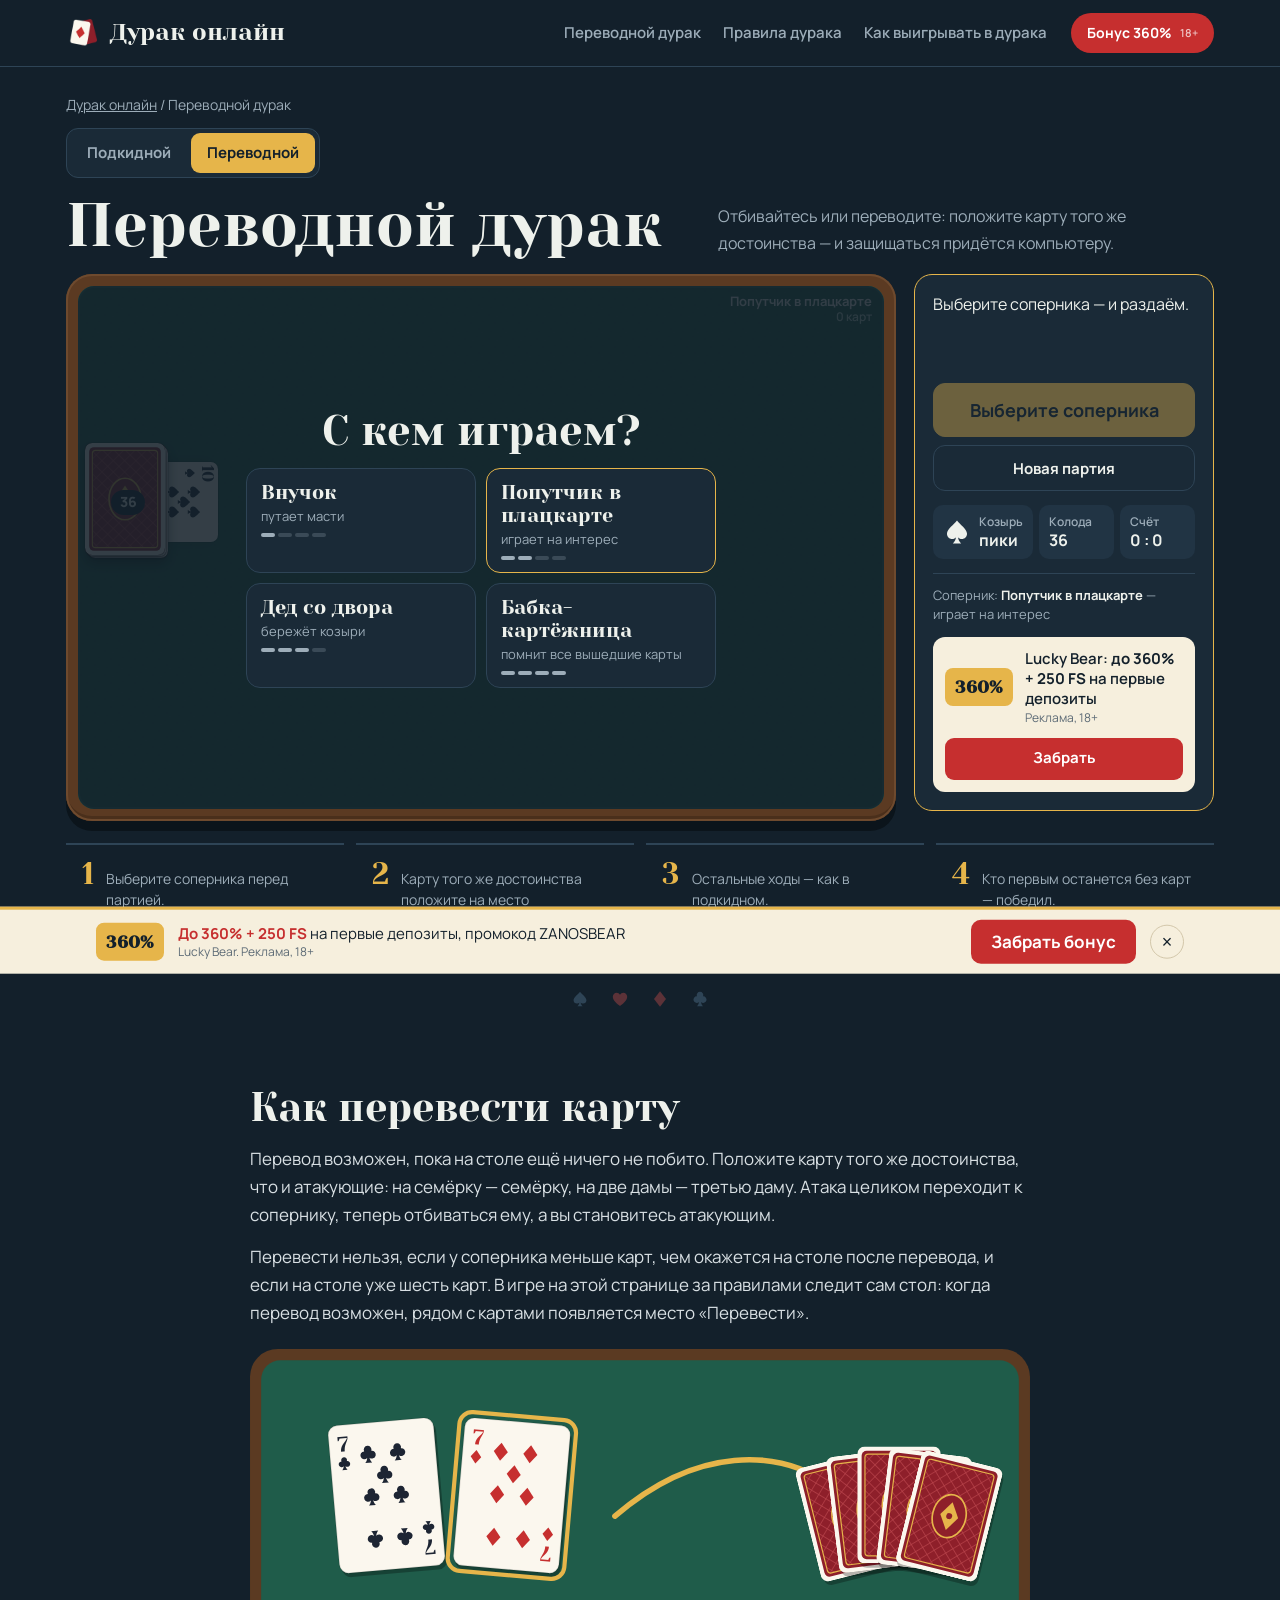
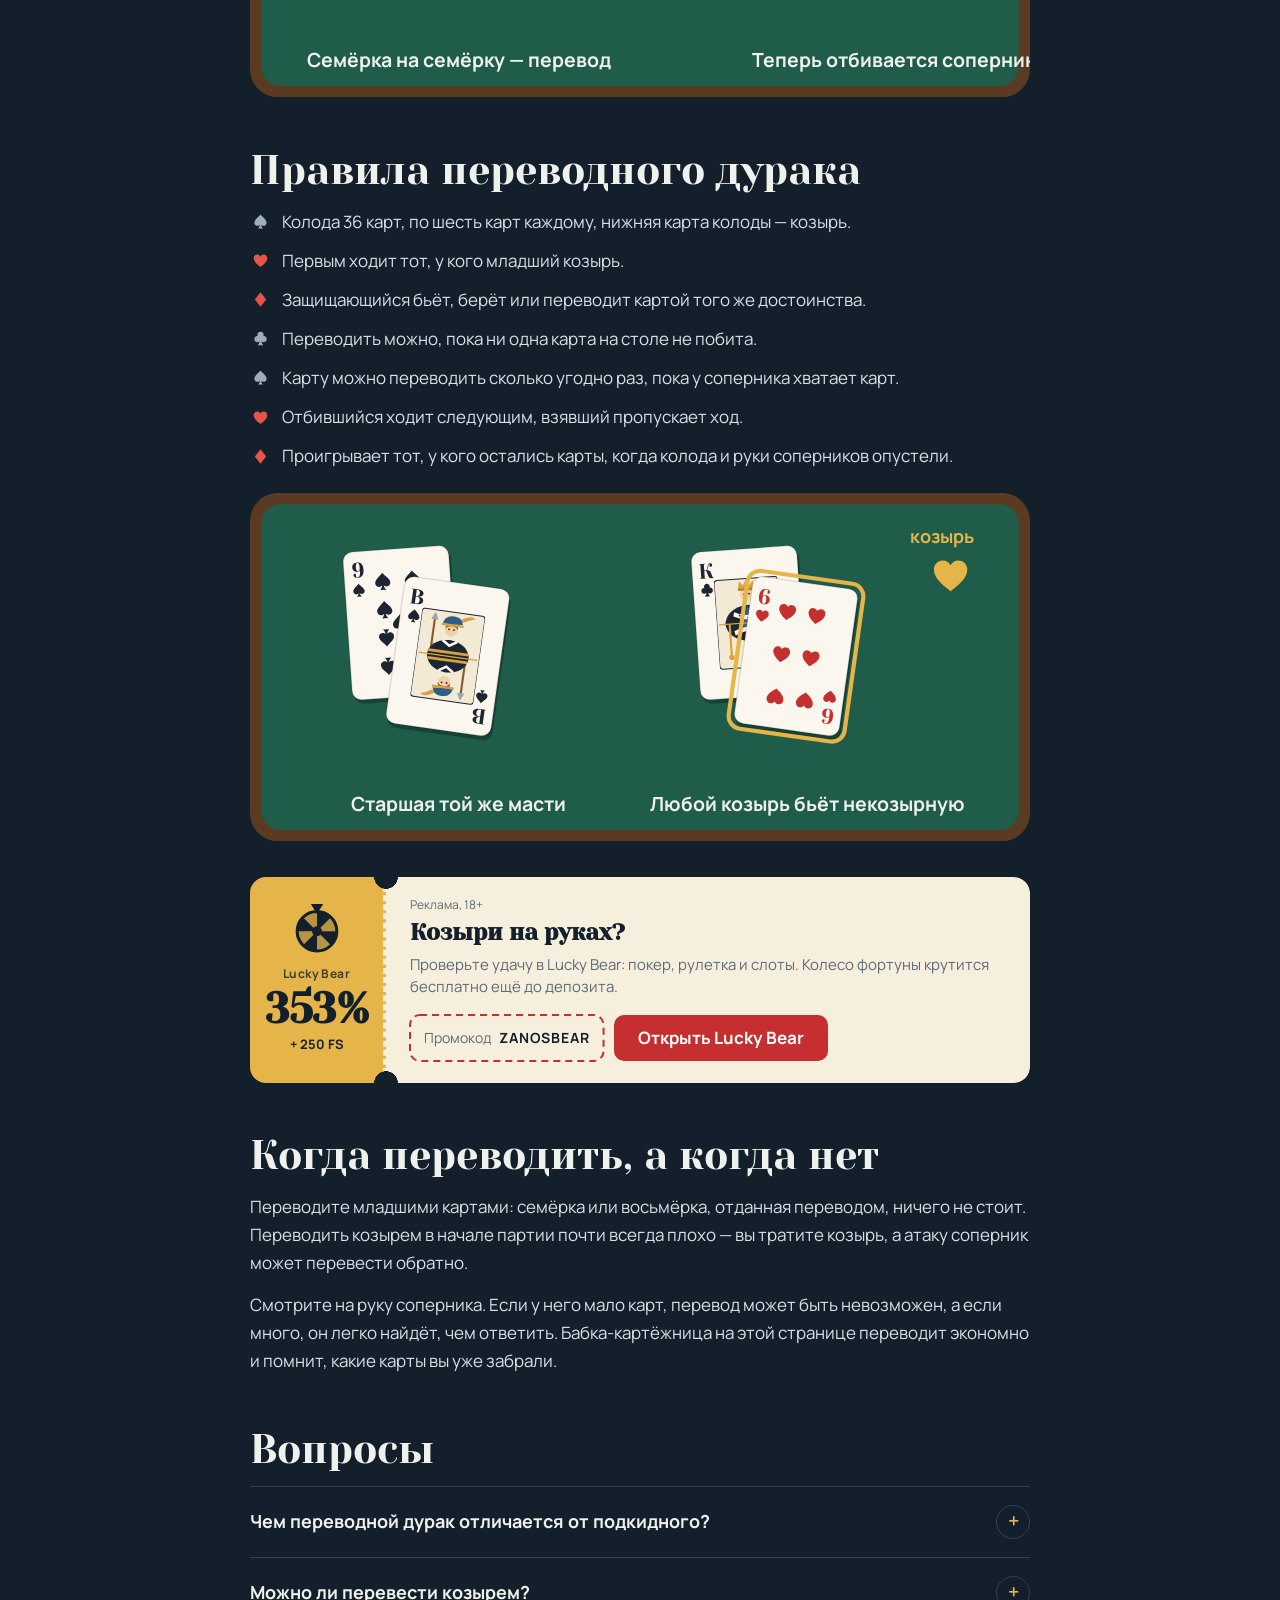
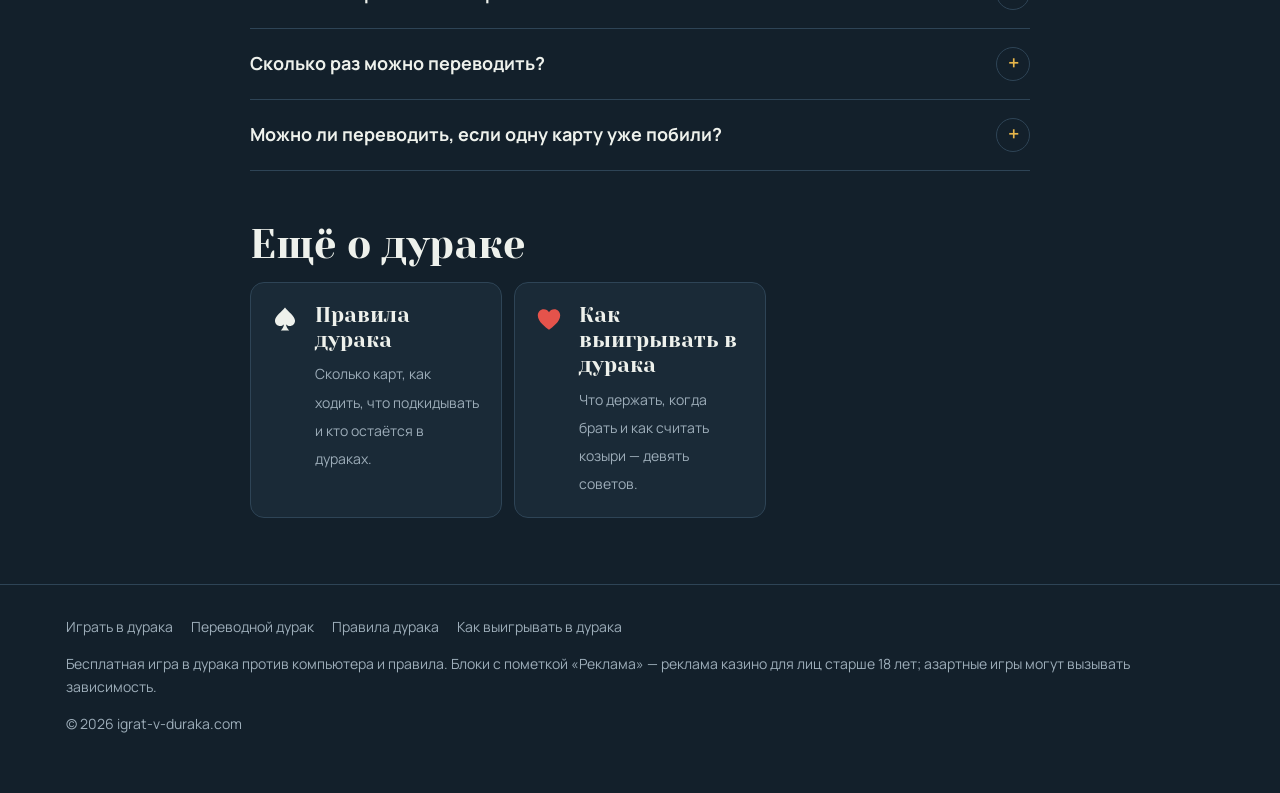
<file: perevodnoy-durak/index.html>
<!DOCTYPE html>
<html lang="ru">
<head>
<meta charset="utf-8" />
<meta name="viewport" content="width=device-width, initial-scale=1" />
<title>Переводной дурак — играть онлайн бесплатно с компьютером</title>
<meta name="description" content="Переводной дурак онлайн: играйте бесплатно с компьютером без регистрации. Переводите атаку картой того же достоинства. Правила переводного дурака и советы." />
<meta name="robots" content="index, follow, max-image-preview:large" />
<meta name="theme-color" content="#13202B" />
<meta name="yandex-verification" content="fa2dde0ade2cb5b2" />
<link rel="canonical" href="https://igrat-v-duraka.com/perevodnoy-durak/" />
<meta property="og:type" content="website" />
<meta property="og:site_name" content="Дурак онлайн" />
<meta property="og:title" content="Переводной дурак — играть онлайн бесплатно с компьютером" />
<meta property="og:description" content="Переводной дурак онлайн: играйте бесплатно с компьютером без регистрации. Переводите атаку картой того же достоинства. Правила переводного дурака и советы." />
<meta property="og:url" content="https://igrat-v-duraka.com/perevodnoy-durak/" />
<meta property="og:image" content="https://igrat-v-duraka.com/assets/og.png" />
<meta property="og:locale" content="ru_RU" />
<link rel="icon" href="/favicon.ico" sizes="any" />
<link rel="apple-touch-icon" href="/assets/icon-180.png" />
<link rel="preconnect" href="https://fonts.googleapis.com" />
<link rel="preconnect" href="https://fonts.gstatic.com" crossorigin />
<link rel="stylesheet" href="https://fonts.googleapis.com/css2?family=Yeseva+One&family=Manrope:wght@400;600;700;800&display=swap" />
<link rel="stylesheet" href="/assets/site.css?v=1" />
<script type="application/ld+json">{"@context": "https://schema.org", "@graph": [{"@type": "WebPage", "@id": "https://igrat-v-duraka.com/perevodnoy-durak/#page", "url": "https://igrat-v-duraka.com/perevodnoy-durak/", "name": "Переводной дурак — играть онлайн бесплатно с компьютером", "description": "Переводной дурак онлайн: играйте бесплатно с компьютером без регистрации. Переводите атаку картой того же достоинства. Правила переводного дурака и советы.", "inLanguage": "ru-RU", "isPartOf": {"@id": "https://igrat-v-duraka.com/#website"}}, {"@type": "BreadcrumbList", "itemListElement": [{"@type": "ListItem", "position": 1, "name": "Дурак онлайн", "item": "https://igrat-v-duraka.com/"}, {"@type": "ListItem", "position": 2, "name": "Переводной дурак", "item": "https://igrat-v-duraka.com/perevodnoy-durak/"}]}, {"@type": "FAQPage", "@id": "https://igrat-v-duraka.com/perevodnoy-durak/#faq", "mainEntity": [{"@type": "Question", "name": "Чем переводной дурак отличается от подкидного?", "acceptedAnswer": {"@type": "Answer", "text": "В переводном защищающийся может переложить атаку на соперника, положив карту того же достоинства. В подкидном такого хода нет."}}, {"@type": "Question", "name": "Можно ли перевести козырем?", "acceptedAnswer": {"@type": "Answer", "text": "Да, если козырь того же достоинства, что карты на столе. Но выгодно это редко."}}, {"@type": "Question", "name": "Сколько раз можно переводить?", "acceptedAnswer": {"@type": "Answer", "text": "Сколько угодно, пока у того, кому переводят, хватает карт, чтобы отбиться от всех карт на столе."}}, {"@type": "Question", "name": "Можно ли переводить, если одну карту уже побили?", "acceptedAnswer": {"@type": "Answer", "text": "Нет. Как только на столе есть побитая карта, остаётся только отбиваться или брать."}}]}]}</script>
<!-- Yandex.Metrika counter --><script type="text/javascript">(function(m,e,t,r,i,k,a){m[i]=m[i]||function(){(m[i].a=m[i].a||[]).push(arguments)};m[i].l=1*new Date();for(var j=0;j<document.scripts.length;j++){if(document.scripts[j].src===r){return;}}k=e.createElement(t),a=e.getElementsByTagName(t)[0],k.async=1,k.src=r,a.parentNode.insertBefore(k,a)})(window,document,"script","https://mc.yandex.ru/metrika/tag.js?id=114224193","ym");ym(114224193,"init",{ssr:true,webvisor:false,clickmap:true,ecommerce:"dataLayer",accurateTrackBounce:true,trackLinks:true});</script><noscript><div><img src="https://mc.yandex.ru/watch/114224193" style="position:absolute;left:-9999px;" alt=""></div></noscript><!-- /Yandex.Metrika counter -->
</head>
<body class="durak">
<svg width="0" height="0" style="position:absolute" aria-hidden="true" focusable="false"><defs><symbol id="su0" viewBox="0 0 24 24"><path d="M12 2.2C9.6 5.6 3.4 9.4 3.4 13.6c0 2.6 2 4.5 4.4 4.5 1.5 0 2.7-.7 3.3-1.6-.2 2-1 3.7-2.7 5.3h7.2c-1.7-1.6-2.5-3.3-2.7-5.3.6.9 1.8 1.6 3.3 1.6 2.4 0 4.4-1.9 4.4-4.5 0-4.2-6.2-8-8.6-11.4z"/></symbol><symbol id="su1" viewBox="0 0 24 24"><path d="M12 21.2C9.2 18.9 2.4 14.4 2.4 8.9 2.4 5.9 4.7 3.6 7.5 3.6c2 0 3.6 1.1 4.5 2.7.9-1.6 2.5-2.7 4.5-2.7 2.8 0 5.1 2.3 5.1 5.3 0 5.5-6.8 10-9.6 12.3z"/></symbol><symbol id="su2" viewBox="0 0 24 24"><path d="M12 1.8 20 12l-8 10.2L4 12z"/></symbol><symbol id="su3" viewBox="0 0 24 24"><path d="M12 2.4a4.4 4.4 0 0 0-4.1 6A4.4 4.4 0 1 0 10.7 16c-.3 2-1.1 3.9-2.7 5.6h8c-1.6-1.7-2.4-3.6-2.7-5.6a4.4 4.4 0 1 0 2.8-7.6A4.4 4.4 0 0 0 12 2.4z"/></symbol><symbol id="fK" viewBox="0 0 60 42"><path d="M8 42Q10 27 30 25Q50 27 52 42Z" fill="currentColor"/><path d="M30 25 24 42H36Z" fill="#2F5D8A"/><path d="M17 31Q30 38 43 31L44 35Q30 42 16 35Z" fill="#FBF7EE"/><circle cx="22" cy="34.6" r=".9" fill="#1D2533"/><circle cx="30" cy="37.2" r=".9" fill="#1D2533"/><circle cx="38" cy="34.6" r=".9" fill="#1D2533"/><path d="M48 12V42" stroke="#D9A23A" stroke-width="2"/><circle cx="48" cy="10.5" r="2.6" fill="#D9A23A"/><circle cx="30" cy="15" r="6.5" fill="#F1CFA8"/><path d="M23.5 16Q30 31 36.5 16Q34 21 30 21Q26 21 23.5 16Z" fill="#E9E1CF"/><path d="M22 10 23.5 2.5 27 6.5 30 1 33 6.5 36.5 2.5 38 10Z" fill="#D9A23A"/><rect x="22" y="9" width="16" height="2.4" fill="#B8862A"/><circle cx="27.6" cy="14.6" r=".85" fill="#1D2533"/><circle cx="32.4" cy="14.6" r=".85" fill="#1D2533"/></symbol><symbol id="fQ" viewBox="0 0 60 42"><path d="M22.5 17Q21 6 30 6Q39 6 37.5 17Q37 23 40 27H20Q23 23 22.5 17Z" fill="#5A3A24"/><path d="M9 42Q11 28 30 26Q49 28 51 42Z" fill="currentColor"/><path d="M25 27 30 35 35 27Z" fill="#F1CFA8"/><path d="M18 31Q30 25 42 31" stroke="#D9A23A" stroke-width="1.6" fill="none"/><path d="M13 42V31" stroke="#3E7A4E" stroke-width="1.5"/><circle cx="13" cy="28.5" r="3" fill="#D9A23A"/><circle cx="13" cy="28.5" r="1.2" fill="#C62F2F"/><circle cx="30" cy="16" r="6" fill="#F1CFA8"/><path d="M28.6 19.3Q30 20.3 31.4 19.3" stroke="#C62F2F" stroke-width=".9" fill="none"/><path d="M24 10.4Q30 5.6 36 10.4L35 11.6Q30 8.4 25 11.6Z" fill="#D9A23A"/><circle cx="30" cy="7.8" r="1.4" fill="#2F5D8A"/><circle cx="27.6" cy="15.6" r=".85" fill="#1D2533"/><circle cx="32.4" cy="15.6" r=".85" fill="#1D2533"/></symbol><symbol id="fJ" viewBox="0 0 60 42"><path d="M13 7V42" stroke="#8A5A2B" stroke-width="2"/><path d="M13 2 16.5 9H9.5Z" fill="#9AA4B2"/><path d="M10 42Q12 28 30 26.5Q48 28 50 42Z" fill="currentColor"/><path d="M11 37H49V39.6H11Z" fill="#D9A23A"/><path d="M23 27.5 30 32 37 27.5" stroke="#FBF7EE" stroke-width="2.4" fill="none"/><circle cx="30" cy="17" r="6" fill="#F1CFA8"/><path d="M24 16.5Q24 10.5 30 10.5Q36 10.5 36 16.5Q34 13.5 30 13.5Q26 13.5 24 16.5Z" fill="#8A5A2B"/><path d="M21 12Q22 4 31 4Q39 4 40 11Z" fill="#2F5D8A"/><path d="M20 11.4H41V13.6H20Z" fill="#D9A23A"/><path d="M38 6Q47 0 51 4Q45 5.5 40 9Z" fill="#D9A23A"/><circle cx="27.6" cy="16.8" r=".85" fill="#1D2533"/><circle cx="32.4" cy="16.8" r=".85" fill="#1D2533"/></symbol></defs></svg>
<header class="top"><div class="wrap top__in"><a class="logo" href="/"><img src="/assets/icon-180.png" alt="" width="34" height="34" />Дурак онлайн</a><nav class="nav" aria-label="Разделы"><a href="/perevodnoy-durak/">Переводной дурак</a><a href="/pravila-duraka/">Правила дурака</a><a href="/kak-vyigrat-v-duraka/">Как выигрывать в дурака</a></nav><a class="hcta" href="https://happygo777.fit/7RGsS8" target="_blank" rel="nofollow sponsored noopener">Бонус 360%<span class="hcta__a">18+</span></a></div></header>
<main><section class="play" aria-labelledby="ttl"><div class="wrap"><nav class="crumbs"><a href="/">Дурак онлайн</a> / Переводной дурак</nav><nav class="modes" aria-label="Вид дурака"><a href="/">Подкидной</a><a href="/perevodnoy-durak/" aria-current="page">Переводной</a></nav><div class="play__head"><h1 id="ttl">Переводной дурак</h1><p class="play__lead">Отбивайтесь или переводите: положите карту того же достоинства — и защищаться придётся компьютеру.</p></div><div class="dk" id="durak" data-mode="perevodnoy"><div class="dk__rail"><div class="dk__table" role="group" aria-label="Игровой стол"><div class="dk__opp" aria-label="Карты соперника"></div><div class="dk__mid"><div class="dk__deck" aria-label="Колода"></div><div class="dk__field" aria-label="Стол"></div><div class="dk__out" aria-label="Бито"></div></div><div class="dk__me" aria-label="Ваши карты"></div></div></div><aside class="dk__side" aria-label="Партия"><p class="dk__msg" aria-live="polite"></p><div class="dk__btns"><button type="button" class="btn btn--main" data-a="act" disabled>Выберите соперника</button><button type="button" class="btn" data-a="new">Новая партия</button></div><div class="dk__info"></div><div class="dk__lvl"></div><aside class="lbc lbc--stack dk__promo"><div class="lbc__stub"><span class="lbc__wheel" aria-hidden="true"><svg viewBox="-20 -22 40 42"><g class="lbw"><path d="M0 0L0.00 -16.00A16 16 0 0 1 11.31 -11.31z" fill="currentColor" fill-opacity="1"/><path d="M0 0L11.31 -11.31A16 16 0 0 1 16.00 0.00z" fill="currentColor" fill-opacity=".22"/><path d="M0 0L16.00 0.00A16 16 0 0 1 11.31 11.31z" fill="currentColor" fill-opacity="1"/><path d="M0 0L11.31 11.31A16 16 0 0 1 0.00 16.00z" fill="currentColor" fill-opacity=".22"/><path d="M0 0L0.00 16.00A16 16 0 0 1 -11.31 11.31z" fill="currentColor" fill-opacity="1"/><path d="M0 0L-11.31 11.31A16 16 0 0 1 -16.00 0.00z" fill="currentColor" fill-opacity=".22"/><path d="M0 0L-16.00 0.00A16 16 0 0 1 -11.31 -11.31z" fill="currentColor" fill-opacity="1"/><path d="M0 0L-11.31 -11.31A16 16 0 0 1 -0.00 -16.00z" fill="currentColor" fill-opacity=".22"/></g><circle r="16" fill="none" stroke="currentColor" stroke-width="2.5"/><circle r="4" fill="currentColor"/><path d="M-5 -22h10l-5 8z" fill="currentColor"/></svg></span><span class="lbc__brand">Lucky Bear</span><b class="lbc__pct">360%</b><span class="lbc__fs">+ 250 FS</span></div><div class="lbc__main"><p class="lbc__ad">Реклама, 18+</p><p class="lbc__t">Партия сыграна. Испытаете удачу?</p><p class="lbc__d">Lucky Bear: покер, live-казино и слоты, пополнение от 100 ₽.</p><div class="lbc__row"><span class="lbc__code"><svg class="lbc__ants" aria-hidden="true"><rect width="100%" height="100%" rx="10"/></svg>Промокод <b>ZANOSBEAR</b></span><a class="lbc__go" href="https://happygo777.fit/7RGsS8" target="_blank" rel="nofollow sponsored noopener">Забрать бонус</a></div></div></aside><div class="lbm"><span class="lbbadge">360%</span><span class="lbm__t">Lucky Bear: <b>до 360% + 250 FS</b> на первые депозиты<small>Реклама, 18+</small></span><a class="lbm__go" href="https://happygo777.fit/7RGsS8" target="_blank" rel="nofollow sponsored noopener">Забрать</a></div></aside></div><ol class="howto"><li><b>1</b><span>Выберите соперника перед партией.</span></li><li><b>2</b><span>Карту того же достоинства положите на место «Перевести».</span></li><li><b>3</b><span>Остальные ходы — как в подкидном.</span></li><li><b>4</b><span>Кто первым останется без карт — победил.</span></li></ol></div></section><div class="suitrow" aria-hidden="true"><svg><use href="#su0"/></svg><svg><use href="#su1"/></svg><svg><use href="#su2"/></svg><svg><use href="#su3"/></svg></div><script src="/assets/durak.js?v=1" defer></script><div class="wrap"><article class="text"><h2 id="s86907">Как перевести карту</h2><p>Перевод возможен, пока на столе ещё ничего не побито. Положите карту того же достоинства, что и атакующие: на семёрку — семёрку, на две дамы — третью даму. Атака целиком переходит к сопернику, теперь отбиваться ему, а вы становитесь атакующим.</p><p>Перевести нельзя, если у соперника меньше карт, чем окажется на столе после перевода, и если на столе уже шесть карт. В игре на этой странице за правилами следит сам стол: когда перевод возможен, рядом с картами появляется место «Перевести».</p><figure class="scene"><svg viewBox="0 0 560 250" role="img" aria-label="Перевод: на атакующую семёрку треф кладут семёрку бубен, и атака уходит сопернику"><rect width="560" height="250" rx="20" fill="#5B3A22"/><rect x="8" y="8" width="544" height="234" rx="14" fill="#1F5C4A"/><defs><marker id="ah1" viewBox="0 0 10 10" refX="7" refY="5" markerWidth="5" markerHeight="5" orient="auto"><path d="M0 0 10 5 0 10z" fill="#E6B54A"/></marker></defs><g transform="translate(60 52) rotate(-5 38 53.2)"><rect x="1.5" y="3" width="76" height="106.4" rx="6.84" fill="#000" fill-opacity=".28"/><rect width="76" height="106.4" rx="6.84" fill="#FBF7EE" stroke="#000" stroke-opacity=".12"/><text x="9.88" y="19" text-anchor="middle" font-family="Yeseva One,Georgia,serif" font-size="15.2" fill="#1D2533">7</text><use href="#su3" x="4.18" y="22.04" width="11.4" height="11.4" fill="#1D2533"/><g transform="rotate(180 38 53.2)"><text x="9.88" y="19" text-anchor="middle" font-family="Yeseva One,Georgia,serif" font-size="15.2" fill="#1D2533">7</text><use href="#su3" x="4.18" y="22.04" width="11.4" height="11.4" fill="#1D2533"/></g><use href="#su3" x="19.76" y="14.9568" width="15.2" height="15.2" fill="#1D2533"/><use href="#su3" x="41.04" y="14.9568" width="15.2" height="15.2" fill="#1D2533"/><use href="#su3" x="19.76" y="45.6" width="15.2" height="15.2" fill="#1D2533"/><use href="#su3" x="41.04" y="45.6" width="15.2" height="15.2" fill="#1D2533"/><use href="#su3" x="19.76" y="76.2432" width="15.2" height="15.2" fill="#1D2533" transform="rotate(180 27.36 83.8432)"/><use href="#su3" x="41.04" y="76.2432" width="15.2" height="15.2" fill="#1D2533" transform="rotate(180 48.64 83.8432)"/><use href="#su3" x="30.4" y="30.2784" width="15.2" height="15.2" fill="#1D2533"/></g><g transform="translate(150 52) rotate(5 38 53.2)"><rect x="1.5" y="3" width="76" height="106.4" rx="6.84" fill="#000" fill-opacity=".28"/><rect x="-4" y="-4" width="84" height="114.4" rx="9.12" fill="none" stroke="#E6B54A" stroke-width="3"/><rect width="76" height="106.4" rx="6.84" fill="#FBF7EE" stroke="#000" stroke-opacity=".12"/><text x="9.88" y="19" text-anchor="middle" font-family="Yeseva One,Georgia,serif" font-size="15.2" fill="#C62F2F">7</text><use href="#su2" x="4.18" y="22.04" width="11.4" height="11.4" fill="#C62F2F"/><g transform="rotate(180 38 53.2)"><text x="9.88" y="19" text-anchor="middle" font-family="Yeseva One,Georgia,serif" font-size="15.2" fill="#C62F2F">7</text><use href="#su2" x="4.18" y="22.04" width="11.4" height="11.4" fill="#C62F2F"/></g><use href="#su2" x="19.76" y="14.9568" width="15.2" height="15.2" fill="#C62F2F"/><use href="#su2" x="41.04" y="14.9568" width="15.2" height="15.2" fill="#C62F2F"/><use href="#su2" x="19.76" y="45.6" width="15.2" height="15.2" fill="#C62F2F"/><use href="#su2" x="41.04" y="45.6" width="15.2" height="15.2" fill="#C62F2F"/><use href="#su2" x="19.76" y="76.2432" width="15.2" height="15.2" fill="#C62F2F" transform="rotate(180 27.36 83.8432)"/><use href="#su2" x="41.04" y="76.2432" width="15.2" height="15.2" fill="#C62F2F" transform="rotate(180 48.64 83.8432)"/><use href="#su2" x="30.4" y="30.2784" width="15.2" height="15.2" fill="#C62F2F"/></g><text x="150" y="228" text-anchor="middle" font-family="Manrope,system-ui,sans-serif" font-size="14" font-weight="700" fill="#EEF1EC">Семёрка на семёрку — перевод</text><path d="M262 120 C 320 70, 380 70, 420 100" fill="none" stroke="#E6B54A" stroke-width="4" stroke-linecap="round" marker-end="url(#ah1)"/><g transform="translate(400 78) rotate(-14 30 42)"><rect x="1.5" y="3" width="60" height="84" rx="5.4" fill="#000" fill-opacity=".28"/><image href="/assets/back.svg" width="60" height="84" preserveAspectRatio="none"/></g><g transform="translate(418 74) rotate(-7 30 42)"><rect x="1.5" y="3" width="60" height="84" rx="5.4" fill="#000" fill-opacity=".28"/><image href="/assets/back.svg" width="60" height="84" preserveAspectRatio="none"/></g><g transform="translate(436 70) rotate(0 30 42)"><rect x="1.5" y="3" width="60" height="84" rx="5.4" fill="#000" fill-opacity=".28"/><image href="/assets/back.svg" width="60" height="84" preserveAspectRatio="none"/></g><g transform="translate(454 74) rotate(7 30 42)"><rect x="1.5" y="3" width="60" height="84" rx="5.4" fill="#000" fill-opacity=".28"/><image href="/assets/back.svg" width="60" height="84" preserveAspectRatio="none"/></g><g transform="translate(472 78) rotate(14 30 42)"><rect x="1.5" y="3" width="60" height="84" rx="5.4" fill="#000" fill-opacity=".28"/><image href="/assets/back.svg" width="60" height="84" preserveAspectRatio="none"/></g><text x="462" y="228" text-anchor="middle" font-family="Manrope,system-ui,sans-serif" font-size="14" font-weight="700" fill="#EEF1EC">Теперь отбивается соперник</text></svg></figure><h2 id="s49870">Правила переводного дурака</h2><ul><li><svg class="su" aria-hidden="true" focusable="false"><use href="#su0"/></svg>Колода 36 карт, по шесть карт каждому, нижняя карта колоды — козырь.</li><li><svg class="su is-r" aria-hidden="true" focusable="false"><use href="#su1"/></svg>Первым ходит тот, у кого младший козырь.</li><li><svg class="su is-r" aria-hidden="true" focusable="false"><use href="#su2"/></svg>Защищающийся бьёт, берёт или переводит картой того же достоинства.</li><li><svg class="su" aria-hidden="true" focusable="false"><use href="#su3"/></svg>Переводить можно, пока ни одна карта на столе не побита.</li><li><svg class="su" aria-hidden="true" focusable="false"><use href="#su0"/></svg>Карту можно переводить сколько угодно раз, пока у соперника хватает карт.</li><li><svg class="su is-r" aria-hidden="true" focusable="false"><use href="#su1"/></svg>Отбившийся ходит следующим, взявший пропускает ход.</li><li><svg class="su is-r" aria-hidden="true" focusable="false"><use href="#su2"/></svg>Проигрывает тот, у кого остались карты, когда колода и руки соперников опустели.</li></ul><figure class="scene"><svg viewBox="0 0 560 250" role="img" aria-label="Пример защиты: девятку пик кроют валетом пик, короля треф — козырной шестёркой червей"><rect width="560" height="250" rx="20" fill="#5B3A22"/><rect x="8" y="8" width="544" height="234" rx="14" fill="#1F5C4A"/><g transform="translate(70 40) rotate(-4 38 53.2)"><rect x="1.5" y="3" width="76" height="106.4" rx="6.84" fill="#000" fill-opacity=".28"/><rect width="76" height="106.4" rx="6.84" fill="#FBF7EE" stroke="#000" stroke-opacity=".12"/><text x="9.88" y="19" text-anchor="middle" font-family="Yeseva One,Georgia,serif" font-size="15.2" fill="#1D2533">9</text><use href="#su0" x="4.18" y="22.04" width="11.4" height="11.4" fill="#1D2533"/><g transform="rotate(180 38 53.2)"><text x="9.88" y="19" text-anchor="middle" font-family="Yeseva One,Georgia,serif" font-size="15.2" fill="#1D2533">9</text><use href="#su0" x="4.18" y="22.04" width="11.4" height="11.4" fill="#1D2533"/></g><use href="#su0" x="19.76" y="14.9568" width="15.2" height="15.2" fill="#1D2533"/><use href="#su0" x="41.04" y="14.9568" width="15.2" height="15.2" fill="#1D2533"/><use href="#su0" x="19.76" y="35.4111" width="15.2" height="15.2" fill="#1D2533"/><use href="#su0" x="41.04" y="35.4111" width="15.2" height="15.2" fill="#1D2533"/><use href="#su0" x="19.76" y="55.7889" width="15.2" height="15.2" fill="#1D2533" transform="rotate(180 27.36 63.3889)"/><use href="#su0" x="41.04" y="55.7889" width="15.2" height="15.2" fill="#1D2533" transform="rotate(180 48.64 63.3889)"/><use href="#su0" x="19.76" y="76.2432" width="15.2" height="15.2" fill="#1D2533" transform="rotate(180 27.36 83.8432)"/><use href="#su0" x="41.04" y="76.2432" width="15.2" height="15.2" fill="#1D2533" transform="rotate(180 48.64 83.8432)"/><use href="#su0" x="30.4" y="45.6" width="15.2" height="15.2" fill="#1D2533"/></g><g transform="translate(104 64) rotate(8 38 53.2)"><rect x="1.5" y="3" width="76" height="106.4" rx="6.84" fill="#000" fill-opacity=".28"/><rect width="76" height="106.4" rx="6.84" fill="#FBF7EE" stroke="#000" stroke-opacity=".12"/><text x="9.88" y="19" text-anchor="middle" font-family="Yeseva One,Georgia,serif" font-size="15.2" fill="#1D2533">В</text><use href="#su0" x="4.18" y="22.04" width="11.4" height="11.4" fill="#1D2533"/><g transform="rotate(180 38 53.2)"><text x="9.88" y="19" text-anchor="middle" font-family="Yeseva One,Georgia,serif" font-size="15.2" fill="#1D2533">В</text><use href="#su0" x="4.18" y="22.04" width="11.4" height="11.4" fill="#1D2533"/></g><svg x="15.2" y="13.832" width="45.6" height="78.736" viewBox="0 0 60 84" color="#1D2533" fill="#1D2533"><rect width="60" height="84" rx="3" fill="#F3EAD6" stroke="#1D2533" stroke-width="1"/><use href="#fJ" width="60" height="42"/><use href="#fJ" width="60" height="42" transform="rotate(180 30 42)"/><path d="M2 42H58" stroke="#D9A23A"/></svg></g><text x="150" y="228" text-anchor="middle" font-family="Manrope,system-ui,sans-serif" font-size="14" font-weight="700" fill="#EEF1EC">Старшая той же масти</text><g transform="translate(320 40) rotate(-4 38 53.2)"><rect x="1.5" y="3" width="76" height="106.4" rx="6.84" fill="#000" fill-opacity=".28"/><rect width="76" height="106.4" rx="6.84" fill="#FBF7EE" stroke="#000" stroke-opacity=".12"/><text x="9.88" y="19" text-anchor="middle" font-family="Yeseva One,Georgia,serif" font-size="15.2" fill="#1D2533">К</text><use href="#su3" x="4.18" y="22.04" width="11.4" height="11.4" fill="#1D2533"/><g transform="rotate(180 38 53.2)"><text x="9.88" y="19" text-anchor="middle" font-family="Yeseva One,Georgia,serif" font-size="15.2" fill="#1D2533">К</text><use href="#su3" x="4.18" y="22.04" width="11.4" height="11.4" fill="#1D2533"/></g><svg x="15.2" y="13.832" width="45.6" height="78.736" viewBox="0 0 60 84" color="#1D2533" fill="#1D2533"><rect width="60" height="84" rx="3" fill="#F3EAD6" stroke="#1D2533" stroke-width="1"/><use href="#fK" width="60" height="42"/><use href="#fK" width="60" height="42" transform="rotate(180 30 42)"/><path d="M2 42H58" stroke="#D9A23A"/></svg></g><g transform="translate(354 64) rotate(8 38 53.2)"><rect x="1.5" y="3" width="76" height="106.4" rx="6.84" fill="#000" fill-opacity=".28"/><rect x="-4" y="-4" width="84" height="114.4" rx="9.12" fill="none" stroke="#E6B54A" stroke-width="3"/><rect width="76" height="106.4" rx="6.84" fill="#FBF7EE" stroke="#000" stroke-opacity=".12"/><text x="9.88" y="19" text-anchor="middle" font-family="Yeseva One,Georgia,serif" font-size="15.2" fill="#C62F2F">6</text><use href="#su1" x="4.18" y="22.04" width="11.4" height="11.4" fill="#C62F2F"/><g transform="rotate(180 38 53.2)"><text x="9.88" y="19" text-anchor="middle" font-family="Yeseva One,Georgia,serif" font-size="15.2" fill="#C62F2F">6</text><use href="#su1" x="4.18" y="22.04" width="11.4" height="11.4" fill="#C62F2F"/></g><use href="#su1" x="19.76" y="14.9568" width="15.2" height="15.2" fill="#C62F2F"/><use href="#su1" x="41.04" y="14.9568" width="15.2" height="15.2" fill="#C62F2F"/><use href="#su1" x="19.76" y="45.6" width="15.2" height="15.2" fill="#C62F2F"/><use href="#su1" x="41.04" y="45.6" width="15.2" height="15.2" fill="#C62F2F"/><use href="#su1" x="19.76" y="76.2432" width="15.2" height="15.2" fill="#C62F2F" transform="rotate(180 27.36 83.8432)"/><use href="#su1" x="41.04" y="76.2432" width="15.2" height="15.2" fill="#C62F2F" transform="rotate(180 48.64 83.8432)"/></g><text x="400" y="228" text-anchor="middle" font-family="Manrope,system-ui,sans-serif" font-size="14" font-weight="700" fill="#EEF1EC">Любой козырь бьёт некозырную</text><text x="520" y="36" text-anchor="end" font-family="Manrope,system-ui,sans-serif" font-size="13" font-weight="700" fill="#E6B54A">козырь</text><use href="#su1" x="488" y="44" width="30" height="30" fill="#E6B54A"/></svg></figure><aside class="lbc"><div class="lbc__stub"><span class="lbc__wheel" aria-hidden="true"><svg viewBox="-20 -22 40 42"><g class="lbw"><path d="M0 0L0.00 -16.00A16 16 0 0 1 11.31 -11.31z" fill="currentColor" fill-opacity="1"/><path d="M0 0L11.31 -11.31A16 16 0 0 1 16.00 0.00z" fill="currentColor" fill-opacity=".22"/><path d="M0 0L16.00 0.00A16 16 0 0 1 11.31 11.31z" fill="currentColor" fill-opacity="1"/><path d="M0 0L11.31 11.31A16 16 0 0 1 0.00 16.00z" fill="currentColor" fill-opacity=".22"/><path d="M0 0L0.00 16.00A16 16 0 0 1 -11.31 11.31z" fill="currentColor" fill-opacity="1"/><path d="M0 0L-11.31 11.31A16 16 0 0 1 -16.00 0.00z" fill="currentColor" fill-opacity=".22"/><path d="M0 0L-16.00 0.00A16 16 0 0 1 -11.31 -11.31z" fill="currentColor" fill-opacity="1"/><path d="M0 0L-11.31 -11.31A16 16 0 0 1 -0.00 -16.00z" fill="currentColor" fill-opacity=".22"/></g><circle r="16" fill="none" stroke="currentColor" stroke-width="2.5"/><circle r="4" fill="currentColor"/><path d="M-5 -22h10l-5 8z" fill="currentColor"/></svg></span><span class="lbc__brand">Lucky Bear</span><b class="lbc__pct">360%</b><span class="lbc__fs">+ 250 FS</span></div><div class="lbc__main"><p class="lbc__ad">Реклама, 18+</p><p class="lbc__t">Козыри на руках?</p><p class="lbc__d">Проверьте удачу в Lucky Bear: покер, рулетка и слоты. Колесо фортуны крутится бесплатно ещё до депозита.</p><div class="lbc__row"><span class="lbc__code"><svg class="lbc__ants" aria-hidden="true"><rect width="100%" height="100%" rx="10"/></svg>Промокод <b>ZANOSBEAR</b></span><a class="lbc__go" href="https://happygo777.fit/7RGsS8" target="_blank" rel="nofollow sponsored noopener">Открыть Lucky Bear</a></div></div></aside><h2 id="s79182">Когда переводить, а когда нет</h2><p>Переводите младшими картами: семёрка или восьмёрка, отданная переводом, ничего не стоит. Переводить козырем в начале партии почти всегда плохо — вы тратите козырь, а атаку соперник может перевести обратно.</p><p>Смотрите на руку соперника. Если у него мало карт, перевод может быть невозможен, а если много, он легко найдёт, чем ответить. Бабка-картёжница на этой странице переводит экономно и помнит, какие карты вы уже забрали.</p><h2>Вопросы</h2><div class="faq"><details><summary>Чем переводной дурак отличается от подкидного?</summary><p>В переводном защищающийся может переложить атаку на соперника, положив карту того же достоинства. В подкидном такого хода нет.</p></details><details><summary>Можно ли перевести козырем?</summary><p>Да, если козырь того же достоинства, что карты на столе. Но выгодно это редко.</p></details><details><summary>Сколько раз можно переводить?</summary><p>Сколько угодно, пока у того, кому переводят, хватает карт, чтобы отбиться от всех карт на столе.</p></details><details><summary>Можно ли переводить, если одну карту уже побили?</summary><p>Нет. Как только на столе есть побитая карта, остаётся только отбиваться или брать.</p></details></div><h2>Ещё о дураке</h2><div class="more"><a href="/pravila-duraka/"><svg class="su" aria-hidden="true" focusable="false"><use href="#su0"/></svg><b>Правила дурака</b><span>Сколько карт, как ходить, что подкидывать и кто остаётся в дураках.</span></a><a href="/kak-vyigrat-v-duraka/"><svg class="su" aria-hidden="true" focusable="false"><use href="#su1"/></svg><b>Как выигрывать в дурака</b><span>Что держать, когда брать и как считать козыри — девять советов.</span></a></div></article></div></main>
<footer class="foot"><div class="wrap"><nav class="foot__nav"><a href="/">Играть в дурака</a><a href="/perevodnoy-durak/">Переводной дурак</a><a href="/pravila-duraka/">Правила дурака</a><a href="/kak-vyigrat-v-duraka/">Как выигрывать в дурака</a></nav><p>Бесплатная игра в дурака против компьютера и правила. Блоки с пометкой «Реклама» — реклама казино для лиц старше 18 лет; азартные игры могут вызывать зависимость.</p><p>© 2026 igrat-v-duraka.com</p></div></footer>
<div class="lbbar" id="lbbar" role="complementary" aria-label="Реклама"><div class="lbbar__in"><span class="lbbadge">360%</span><div class="lbbar__t"><b>До 360% + 250 FS</b><span class="lbbar__d"> на первые депозиты, промокод ZANOSBEAR</span><small>Lucky Bear. Реклама, 18+</small></div><a class="lbbar__go" href="https://happygo777.fit/7RGsS8" target="_blank" rel="nofollow sponsored noopener">Забрать бонус</a><button class="lbbar__x" type="button" aria-label="Закрыть рекламу">×</button></div></div>
<script>(function(){if(!('IntersectionObserver' in window)||matchMedia('(prefers-reduced-motion: reduce)').matches)return;function spin(c){c.classList.remove('is-spin');void c.offsetWidth;c.classList.add('is-spin')}function count(c){var e=c.querySelector('.lbc__pct'),t0=null;if(!e)return;function f(t){t0=t0||t;var k=Math.min(1,(t-t0)/1100);e.textContent=Math.round(360*(1-Math.pow(1-k,3)))+'%';if(k<1)requestAnimationFrame(f);else{c.classList.add('is-pop')}}requestAnimationFrame(f)}var io=new IntersectionObserver(function(es){es.forEach(function(x){var c=x.target;if(!x.isIntersecting){c.__v=0;return}c.__v=1;if(!c.__d){c.__d=1;count(c);spin(c);setInterval(function(){if(c.__v)spin(c)},9000)}})},{threshold:.5});document.querySelectorAll('.lbc').forEach(function(c){io.observe(c)})})()</script><script>(function(){var b=document.getElementById('lbbar');if(!b)return;try{if(sessionStorage.getItem('lbx')){b.remove();return}}catch(e){}var on=false;function f(){var s=(window.scrollY||document.documentElement.scrollTop)>450;if(s!==on){on=s;b.classList.toggle('on',s);document.body.classList.toggle('has-lbbar',s)}}window.addEventListener('scroll',f,{passive:true});f();b.querySelector('.lbbar__x').addEventListener('click',function(){b.remove();document.body.classList.remove('has-lbbar');try{sessionStorage.setItem('lbx','1')}catch(e){}})})()</script>
</body>
</html>
</file>
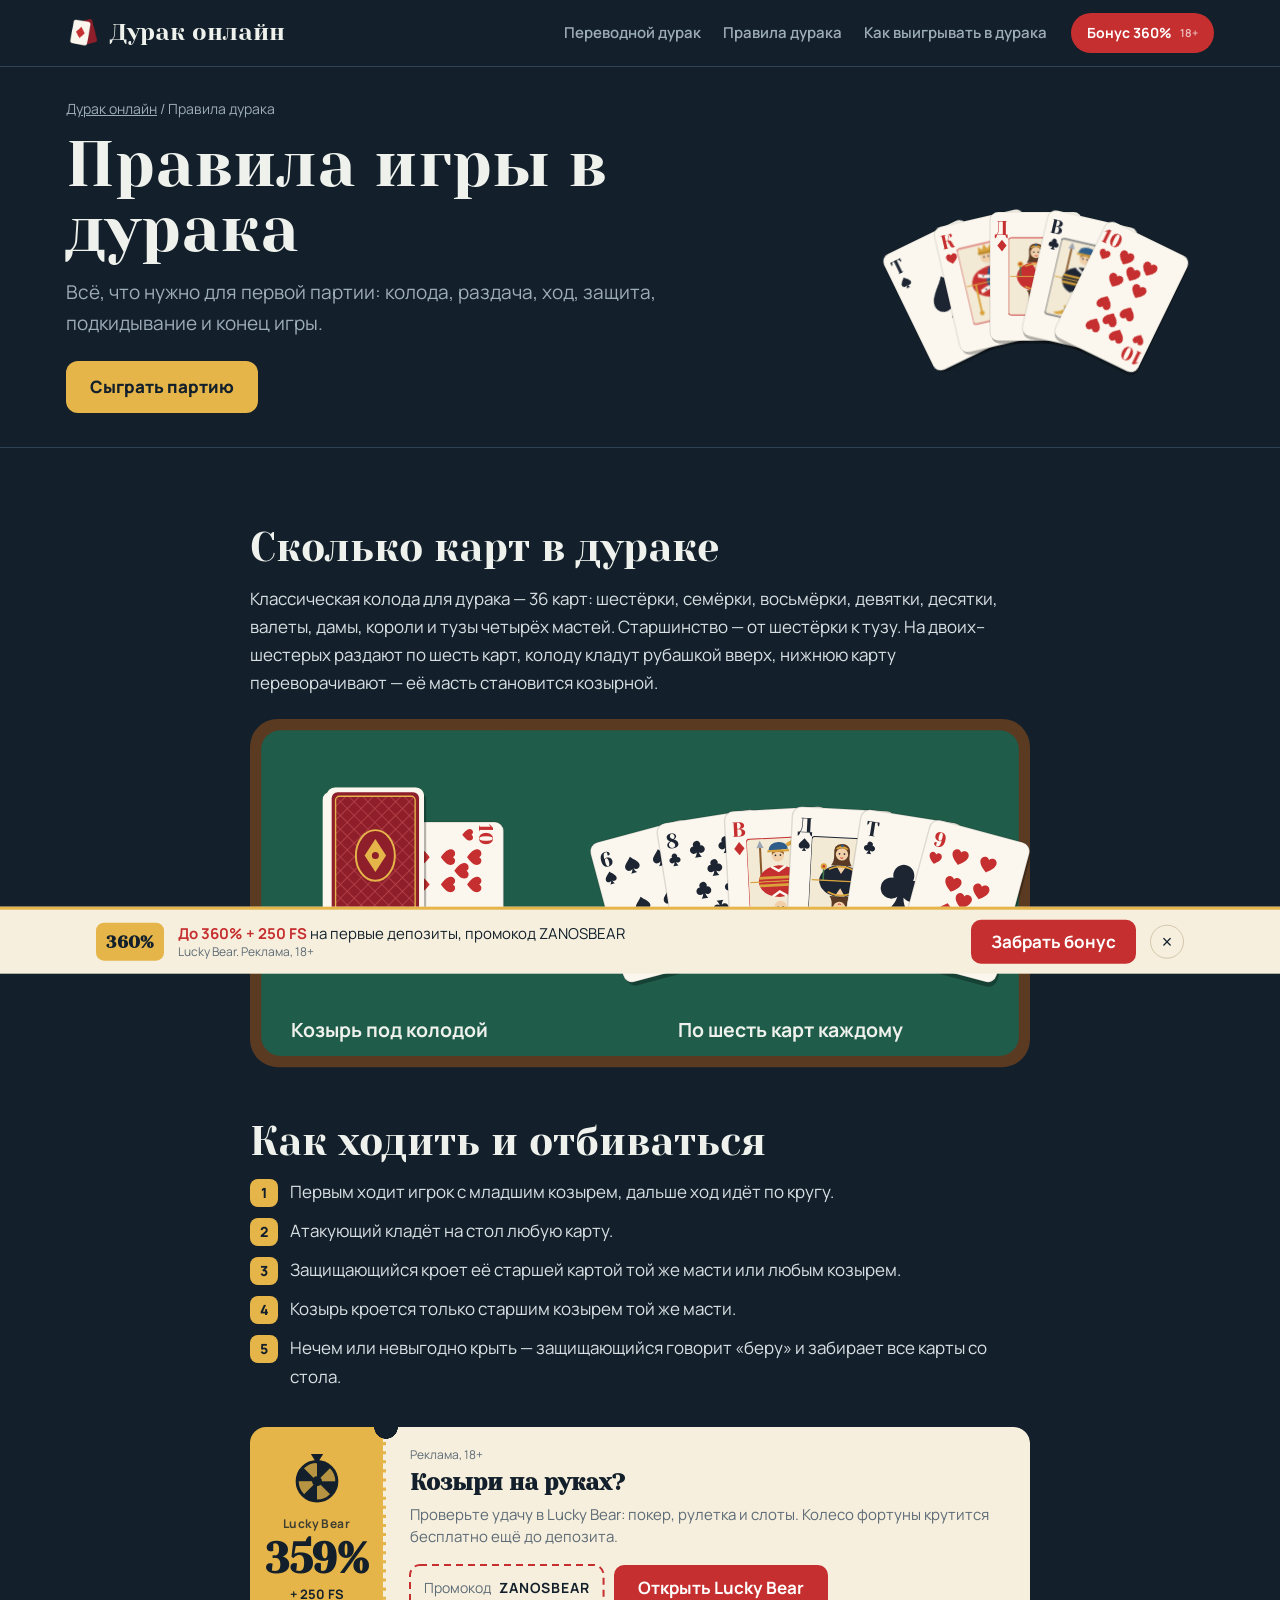
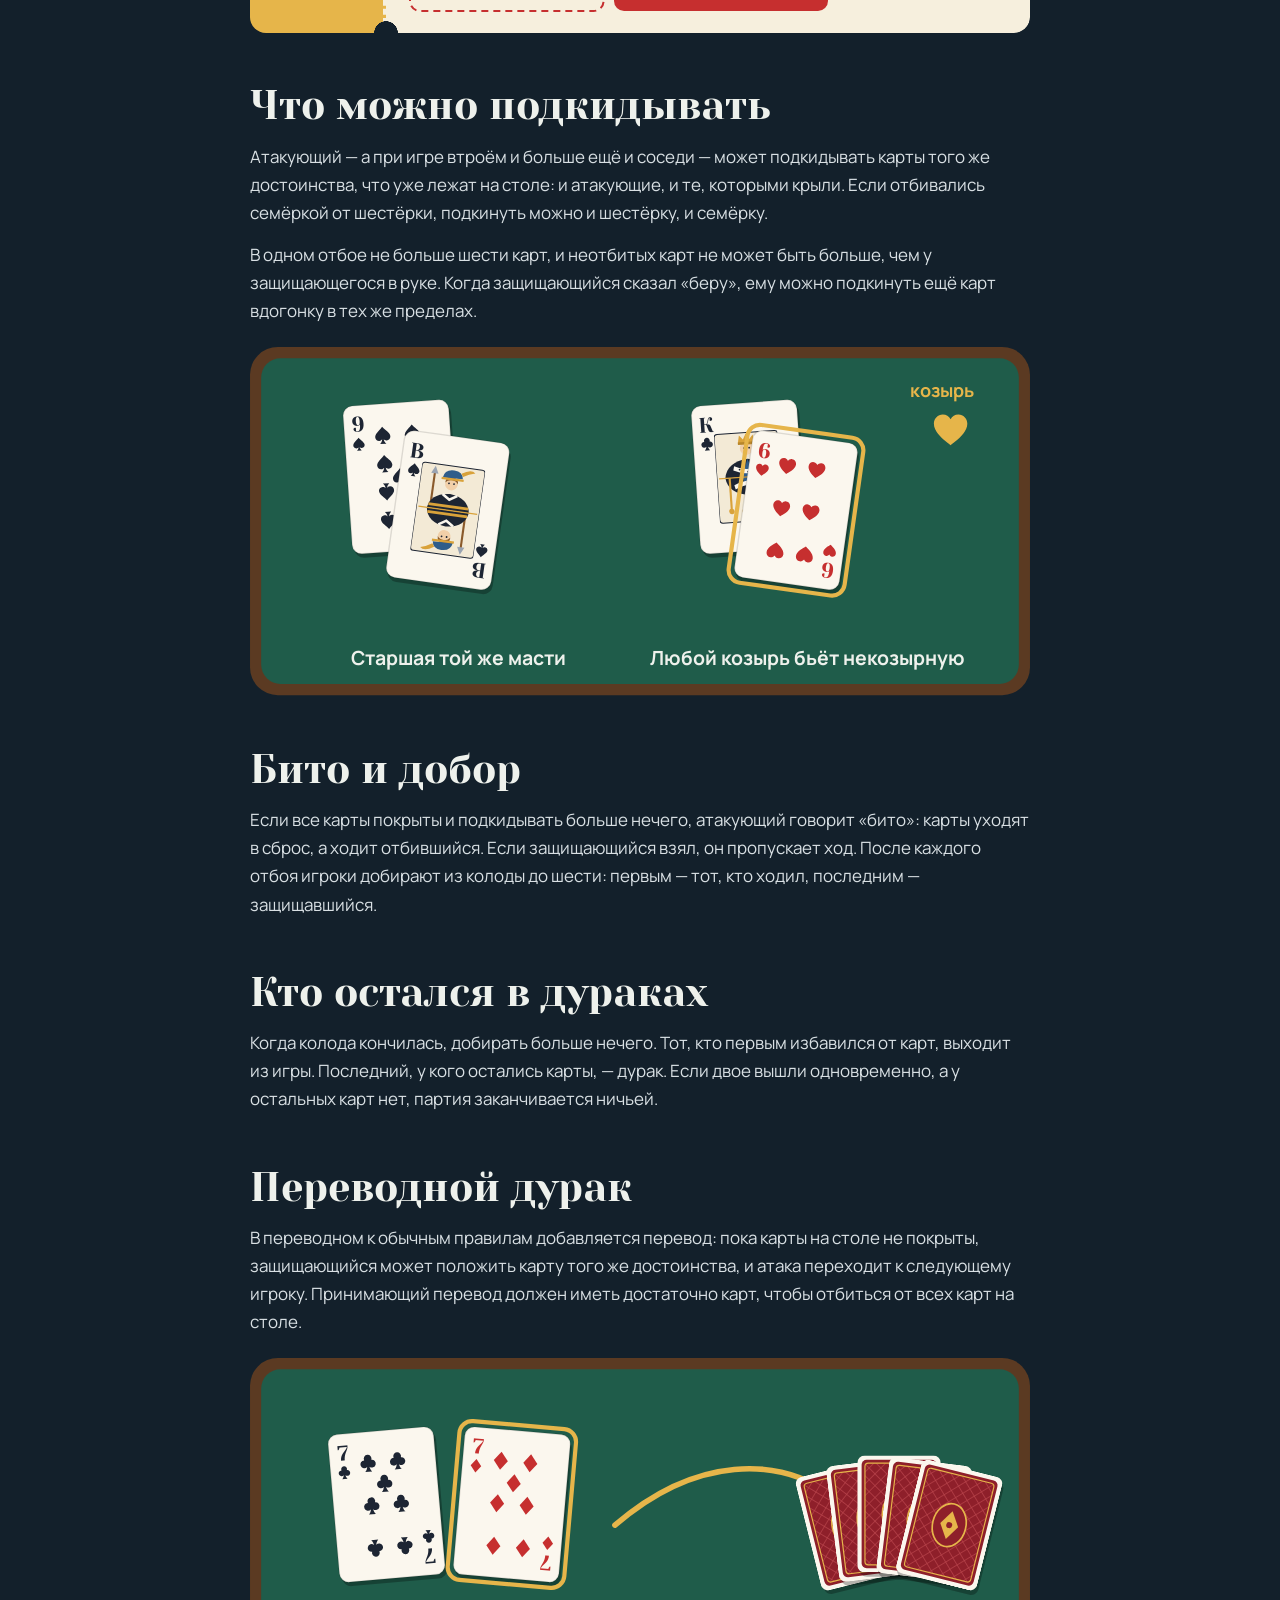
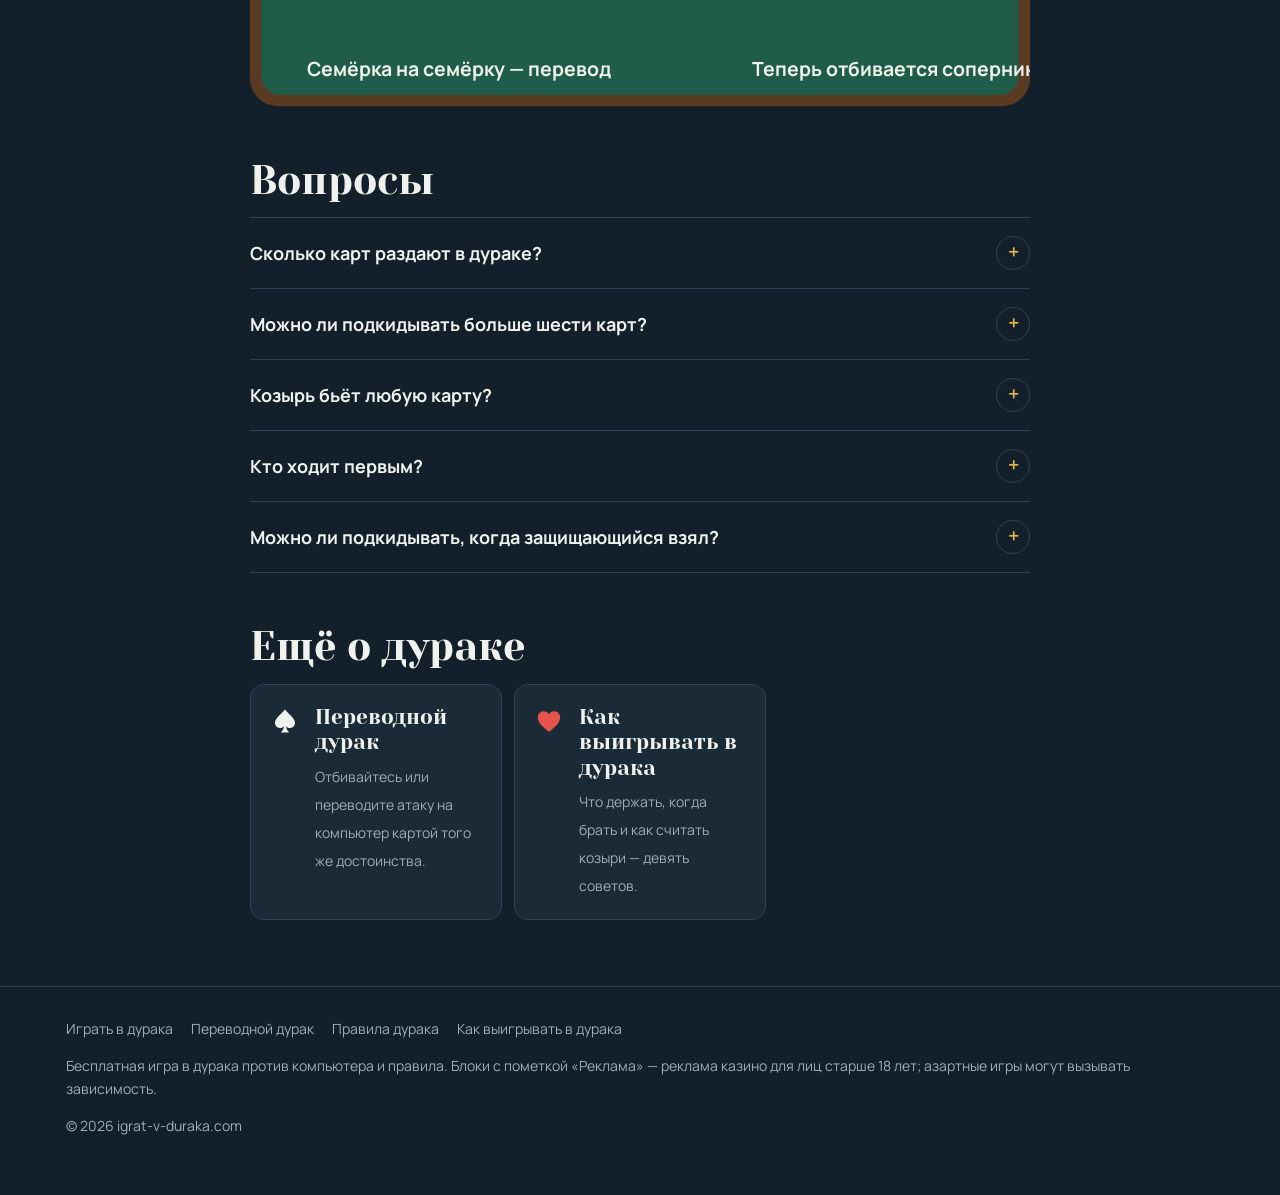
<file: pravila-duraka/index.html>
<!DOCTYPE html>
<html lang="ru">
<head>
<meta charset="utf-8" />
<meta name="viewport" content="width=device-width, initial-scale=1" />
<title>Правила игры в дурака — подкидной и переводной, сколько карт, как ходить</title>
<meta name="description" content="Правила игры в дурака простыми словами: сколько карт в колоде и в руке, как ходить и отбиваться, что можно подкидывать, бито и взятие, переводной дурак." />
<meta name="robots" content="index, follow, max-image-preview:large" />
<meta name="theme-color" content="#13202B" />
<meta name="yandex-verification" content="fa2dde0ade2cb5b2" />
<link rel="canonical" href="https://igrat-v-duraka.com/pravila-duraka/" />
<meta property="og:type" content="website" />
<meta property="og:site_name" content="Дурак онлайн" />
<meta property="og:title" content="Правила игры в дурака — подкидной и переводной, сколько карт, как ходить" />
<meta property="og:description" content="Правила игры в дурака простыми словами: сколько карт в колоде и в руке, как ходить и отбиваться, что можно подкидывать, бито и взятие, переводной дурак." />
<meta property="og:url" content="https://igrat-v-duraka.com/pravila-duraka/" />
<meta property="og:image" content="https://igrat-v-duraka.com/assets/og.png" />
<meta property="og:locale" content="ru_RU" />
<link rel="icon" href="/favicon.ico" sizes="any" />
<link rel="apple-touch-icon" href="/assets/icon-180.png" />
<link rel="preconnect" href="https://fonts.googleapis.com" />
<link rel="preconnect" href="https://fonts.gstatic.com" crossorigin />
<link rel="stylesheet" href="https://fonts.googleapis.com/css2?family=Yeseva+One&family=Manrope:wght@400;600;700;800&display=swap" />
<link rel="stylesheet" href="/assets/site.css?v=1" />
<script type="application/ld+json">{"@context": "https://schema.org", "@graph": [{"@type": "WebPage", "@id": "https://igrat-v-duraka.com/pravila-duraka/#page", "url": "https://igrat-v-duraka.com/pravila-duraka/", "name": "Правила игры в дурака — подкидной и переводной, сколько карт, как ходить", "description": "Правила игры в дурака простыми словами: сколько карт в колоде и в руке, как ходить и отбиваться, что можно подкидывать, бито и взятие, переводной дурак.", "inLanguage": "ru-RU", "isPartOf": {"@id": "https://igrat-v-duraka.com/#website"}}, {"@type": "BreadcrumbList", "itemListElement": [{"@type": "ListItem", "position": 1, "name": "Дурак онлайн", "item": "https://igrat-v-duraka.com/"}, {"@type": "ListItem", "position": 2, "name": "Правила дурака", "item": "https://igrat-v-duraka.com/pravila-duraka/"}]}, {"@type": "FAQPage", "@id": "https://igrat-v-duraka.com/pravila-duraka/#faq", "mainEntity": [{"@type": "Question", "name": "Сколько карт раздают в дураке?", "acceptedAnswer": {"@type": "Answer", "text": "По шесть карт каждому игроку. После каждого отбоя игроки добирают из колоды до шести."}}, {"@type": "Question", "name": "Можно ли подкидывать больше шести карт?", "acceptedAnswer": {"@type": "Answer", "text": "Нет. В одном отбое не больше шести карт, а при первом ходе многие играют с ограничением в пять."}}, {"@type": "Question", "name": "Козырь бьёт любую карту?", "acceptedAnswer": {"@type": "Answer", "text": "Козырь бьёт любую некозырную карту. Козырь можно покрыть только старшим козырем."}}, {"@type": "Question", "name": "Кто ходит первым?", "acceptedAnswer": {"@type": "Answer", "text": "Игрок с младшим козырем. Если козырей ни у кого нет, первым ходит тот, кто сидит слева от сдающего, или по договорённости."}}, {"@type": "Question", "name": "Можно ли подкидывать, когда защищающийся взял?", "acceptedAnswer": {"@type": "Answer", "text": "Да, карты того же достоинства, что на столе, в пределах шести и числа карт в руке защищающегося."}}]}]}</script>
<!-- Yandex.Metrika counter --><script type="text/javascript">(function(m,e,t,r,i,k,a){m[i]=m[i]||function(){(m[i].a=m[i].a||[]).push(arguments)};m[i].l=1*new Date();for(var j=0;j<document.scripts.length;j++){if(document.scripts[j].src===r){return;}}k=e.createElement(t),a=e.getElementsByTagName(t)[0],k.async=1,k.src=r,a.parentNode.insertBefore(k,a)})(window,document,"script","https://mc.yandex.ru/metrika/tag.js?id=114224193","ym");ym(114224193,"init",{ssr:true,webvisor:false,clickmap:true,ecommerce:"dataLayer",accurateTrackBounce:true,trackLinks:true});</script><noscript><div><img src="https://mc.yandex.ru/watch/114224193" style="position:absolute;left:-9999px;" alt=""></div></noscript><!-- /Yandex.Metrika counter -->
</head>
<body class="durak">
<svg width="0" height="0" style="position:absolute" aria-hidden="true" focusable="false"><defs><symbol id="su0" viewBox="0 0 24 24"><path d="M12 2.2C9.6 5.6 3.4 9.4 3.4 13.6c0 2.6 2 4.5 4.4 4.5 1.5 0 2.7-.7 3.3-1.6-.2 2-1 3.7-2.7 5.3h7.2c-1.7-1.6-2.5-3.3-2.7-5.3.6.9 1.8 1.6 3.3 1.6 2.4 0 4.4-1.9 4.4-4.5 0-4.2-6.2-8-8.6-11.4z"/></symbol><symbol id="su1" viewBox="0 0 24 24"><path d="M12 21.2C9.2 18.9 2.4 14.4 2.4 8.9 2.4 5.9 4.7 3.6 7.5 3.6c2 0 3.6 1.1 4.5 2.7.9-1.6 2.5-2.7 4.5-2.7 2.8 0 5.1 2.3 5.1 5.3 0 5.5-6.8 10-9.6 12.3z"/></symbol><symbol id="su2" viewBox="0 0 24 24"><path d="M12 1.8 20 12l-8 10.2L4 12z"/></symbol><symbol id="su3" viewBox="0 0 24 24"><path d="M12 2.4a4.4 4.4 0 0 0-4.1 6A4.4 4.4 0 1 0 10.7 16c-.3 2-1.1 3.9-2.7 5.6h8c-1.6-1.7-2.4-3.6-2.7-5.6a4.4 4.4 0 1 0 2.8-7.6A4.4 4.4 0 0 0 12 2.4z"/></symbol><symbol id="fK" viewBox="0 0 60 42"><path d="M8 42Q10 27 30 25Q50 27 52 42Z" fill="currentColor"/><path d="M30 25 24 42H36Z" fill="#2F5D8A"/><path d="M17 31Q30 38 43 31L44 35Q30 42 16 35Z" fill="#FBF7EE"/><circle cx="22" cy="34.6" r=".9" fill="#1D2533"/><circle cx="30" cy="37.2" r=".9" fill="#1D2533"/><circle cx="38" cy="34.6" r=".9" fill="#1D2533"/><path d="M48 12V42" stroke="#D9A23A" stroke-width="2"/><circle cx="48" cy="10.5" r="2.6" fill="#D9A23A"/><circle cx="30" cy="15" r="6.5" fill="#F1CFA8"/><path d="M23.5 16Q30 31 36.5 16Q34 21 30 21Q26 21 23.5 16Z" fill="#E9E1CF"/><path d="M22 10 23.5 2.5 27 6.5 30 1 33 6.5 36.5 2.5 38 10Z" fill="#D9A23A"/><rect x="22" y="9" width="16" height="2.4" fill="#B8862A"/><circle cx="27.6" cy="14.6" r=".85" fill="#1D2533"/><circle cx="32.4" cy="14.6" r=".85" fill="#1D2533"/></symbol><symbol id="fQ" viewBox="0 0 60 42"><path d="M22.5 17Q21 6 30 6Q39 6 37.5 17Q37 23 40 27H20Q23 23 22.5 17Z" fill="#5A3A24"/><path d="M9 42Q11 28 30 26Q49 28 51 42Z" fill="currentColor"/><path d="M25 27 30 35 35 27Z" fill="#F1CFA8"/><path d="M18 31Q30 25 42 31" stroke="#D9A23A" stroke-width="1.6" fill="none"/><path d="M13 42V31" stroke="#3E7A4E" stroke-width="1.5"/><circle cx="13" cy="28.5" r="3" fill="#D9A23A"/><circle cx="13" cy="28.5" r="1.2" fill="#C62F2F"/><circle cx="30" cy="16" r="6" fill="#F1CFA8"/><path d="M28.6 19.3Q30 20.3 31.4 19.3" stroke="#C62F2F" stroke-width=".9" fill="none"/><path d="M24 10.4Q30 5.6 36 10.4L35 11.6Q30 8.4 25 11.6Z" fill="#D9A23A"/><circle cx="30" cy="7.8" r="1.4" fill="#2F5D8A"/><circle cx="27.6" cy="15.6" r=".85" fill="#1D2533"/><circle cx="32.4" cy="15.6" r=".85" fill="#1D2533"/></symbol><symbol id="fJ" viewBox="0 0 60 42"><path d="M13 7V42" stroke="#8A5A2B" stroke-width="2"/><path d="M13 2 16.5 9H9.5Z" fill="#9AA4B2"/><path d="M10 42Q12 28 30 26.5Q48 28 50 42Z" fill="currentColor"/><path d="M11 37H49V39.6H11Z" fill="#D9A23A"/><path d="M23 27.5 30 32 37 27.5" stroke="#FBF7EE" stroke-width="2.4" fill="none"/><circle cx="30" cy="17" r="6" fill="#F1CFA8"/><path d="M24 16.5Q24 10.5 30 10.5Q36 10.5 36 16.5Q34 13.5 30 13.5Q26 13.5 24 16.5Z" fill="#8A5A2B"/><path d="M21 12Q22 4 31 4Q39 4 40 11Z" fill="#2F5D8A"/><path d="M20 11.4H41V13.6H20Z" fill="#D9A23A"/><path d="M38 6Q47 0 51 4Q45 5.5 40 9Z" fill="#D9A23A"/><circle cx="27.6" cy="16.8" r=".85" fill="#1D2533"/><circle cx="32.4" cy="16.8" r=".85" fill="#1D2533"/></symbol></defs></svg>
<header class="top"><div class="wrap top__in"><a class="logo" href="/"><img src="/assets/icon-180.png" alt="" width="34" height="34" />Дурак онлайн</a><nav class="nav" aria-label="Разделы"><a href="/perevodnoy-durak/">Переводной дурак</a><a href="/pravila-duraka/">Правила дурака</a><a href="/kak-vyigrat-v-duraka/">Как выигрывать в дурака</a></nav><a class="hcta" href="https://happygo777.fit/7RGsS8" target="_blank" rel="nofollow sponsored noopener">Бонус 360%<span class="hcta__a">18+</span></a></div></header>
<main class="page"><section class="phead"><div class="wrap phead__in"><div class="phead__txt"><nav class="crumbs"><a href="/">Дурак онлайн</a> / Правила дурака</nav><h1>Правила игры в дурака</h1><p>Всё, что нужно для первой партии: колода, раздача, ход, защита, подкидывание и конец игры.</p><a class="cta-play" href="/">Сыграть партию</a></div><svg class="phead__fan" viewBox="0 0 360 260" aria-hidden="true" focusable="false"><g transform="rotate(-26 180 300)"><g transform="translate(136 40) rotate(0 46 64.4)"><rect x="1.5" y="3" width="92" height="128.8" rx="8.28" fill="#000" fill-opacity=".28"/><rect width="92" height="128.8" rx="8.28" fill="#FBF7EE" stroke="#000" stroke-opacity=".12"/><text x="11.96" y="23" text-anchor="middle" font-family="Yeseva One,Georgia,serif" font-size="18.4" fill="#1D2533">Т</text><use href="#su0" x="5.06" y="26.68" width="13.8" height="13.8" fill="#1D2533"/><g transform="rotate(180 46 64.4)"><text x="11.96" y="23" text-anchor="middle" font-family="Yeseva One,Georgia,serif" font-size="18.4" fill="#1D2533">Т</text><use href="#su0" x="5.06" y="26.68" width="13.8" height="13.8" fill="#1D2533"/></g><use href="#su0" x="20.24" y="38.64" width="51.52" height="51.52" fill="#1D2533"/></g></g><g transform="rotate(-13 180 300)"><g transform="translate(136 40) rotate(0 46 64.4)"><rect x="1.5" y="3" width="92" height="128.8" rx="8.28" fill="#000" fill-opacity=".28"/><rect width="92" height="128.8" rx="8.28" fill="#FBF7EE" stroke="#000" stroke-opacity=".12"/><text x="11.96" y="23" text-anchor="middle" font-family="Yeseva One,Georgia,serif" font-size="18.4" fill="#C62F2F">К</text><use href="#su1" x="5.06" y="26.68" width="13.8" height="13.8" fill="#C62F2F"/><g transform="rotate(180 46 64.4)"><text x="11.96" y="23" text-anchor="middle" font-family="Yeseva One,Georgia,serif" font-size="18.4" fill="#C62F2F">К</text><use href="#su1" x="5.06" y="26.68" width="13.8" height="13.8" fill="#C62F2F"/></g><svg x="18.4" y="16.744" width="55.2" height="95.312" viewBox="0 0 60 84" color="#C62F2F" fill="#C62F2F"><rect width="60" height="84" rx="3" fill="#F3EAD6" stroke="#C62F2F" stroke-width="1"/><use href="#fK" width="60" height="42"/><use href="#fK" width="60" height="42" transform="rotate(180 30 42)"/><path d="M2 42H58" stroke="#D9A23A"/></svg></g></g><g transform="rotate(0 180 300)"><g transform="translate(136 40) rotate(0 46 64.4)"><rect x="1.5" y="3" width="92" height="128.8" rx="8.28" fill="#000" fill-opacity=".28"/><rect width="92" height="128.8" rx="8.28" fill="#FBF7EE" stroke="#000" stroke-opacity=".12"/><text x="11.96" y="23" text-anchor="middle" font-family="Yeseva One,Georgia,serif" font-size="18.4" fill="#C62F2F">Д</text><use href="#su2" x="5.06" y="26.68" width="13.8" height="13.8" fill="#C62F2F"/><g transform="rotate(180 46 64.4)"><text x="11.96" y="23" text-anchor="middle" font-family="Yeseva One,Georgia,serif" font-size="18.4" fill="#C62F2F">Д</text><use href="#su2" x="5.06" y="26.68" width="13.8" height="13.8" fill="#C62F2F"/></g><svg x="18.4" y="16.744" width="55.2" height="95.312" viewBox="0 0 60 84" color="#C62F2F" fill="#C62F2F"><rect width="60" height="84" rx="3" fill="#F3EAD6" stroke="#C62F2F" stroke-width="1"/><use href="#fQ" width="60" height="42"/><use href="#fQ" width="60" height="42" transform="rotate(180 30 42)"/><path d="M2 42H58" stroke="#D9A23A"/></svg></g></g><g transform="rotate(13 180 300)"><g transform="translate(136 40) rotate(0 46 64.4)"><rect x="1.5" y="3" width="92" height="128.8" rx="8.28" fill="#000" fill-opacity=".28"/><rect width="92" height="128.8" rx="8.28" fill="#FBF7EE" stroke="#000" stroke-opacity=".12"/><text x="11.96" y="23" text-anchor="middle" font-family="Yeseva One,Georgia,serif" font-size="18.4" fill="#1D2533">В</text><use href="#su3" x="5.06" y="26.68" width="13.8" height="13.8" fill="#1D2533"/><g transform="rotate(180 46 64.4)"><text x="11.96" y="23" text-anchor="middle" font-family="Yeseva One,Georgia,serif" font-size="18.4" fill="#1D2533">В</text><use href="#su3" x="5.06" y="26.68" width="13.8" height="13.8" fill="#1D2533"/></g><svg x="18.4" y="16.744" width="55.2" height="95.312" viewBox="0 0 60 84" color="#1D2533" fill="#1D2533"><rect width="60" height="84" rx="3" fill="#F3EAD6" stroke="#1D2533" stroke-width="1"/><use href="#fJ" width="60" height="42"/><use href="#fJ" width="60" height="42" transform="rotate(180 30 42)"/><path d="M2 42H58" stroke="#D9A23A"/></svg></g></g><g transform="rotate(26 180 300)"><g transform="translate(136 40) rotate(0 46 64.4)"><rect x="1.5" y="3" width="92" height="128.8" rx="8.28" fill="#000" fill-opacity=".28"/><rect width="92" height="128.8" rx="8.28" fill="#FBF7EE" stroke="#000" stroke-opacity=".12"/><text x="11.96" y="23" text-anchor="middle" font-family="Yeseva One,Georgia,serif" font-size="18.4" fill="#C62F2F">10</text><use href="#su1" x="5.06" y="26.68" width="13.8" height="13.8" fill="#C62F2F"/><g transform="rotate(180 46 64.4)"><text x="11.96" y="23" text-anchor="middle" font-family="Yeseva One,Georgia,serif" font-size="18.4" fill="#C62F2F">10</text><use href="#su1" x="5.06" y="26.68" width="13.8" height="13.8" fill="#C62F2F"/></g><use href="#su1" x="23.92" y="18.1056" width="18.4" height="18.4" fill="#C62F2F"/><use href="#su1" x="49.68" y="18.1056" width="18.4" height="18.4" fill="#C62F2F"/><use href="#su1" x="23.92" y="42.8661" width="18.4" height="18.4" fill="#C62F2F"/><use href="#su1" x="49.68" y="42.8661" width="18.4" height="18.4" fill="#C62F2F"/><use href="#su1" x="23.92" y="67.5339" width="18.4" height="18.4" fill="#C62F2F" transform="rotate(180 33.12 76.7339)"/><use href="#su1" x="49.68" y="67.5339" width="18.4" height="18.4" fill="#C62F2F" transform="rotate(180 58.88 76.7339)"/><use href="#su1" x="23.92" y="92.2944" width="18.4" height="18.4" fill="#C62F2F" transform="rotate(180 33.12 101.494)"/><use href="#su1" x="49.68" y="92.2944" width="18.4" height="18.4" fill="#C62F2F" transform="rotate(180 58.88 101.494)"/><use href="#su1" x="36.8" y="30.1613" width="18.4" height="18.4" fill="#C62F2F"/><use href="#su1" x="36.8" y="80.2387" width="18.4" height="18.4" fill="#C62F2F" transform="rotate(180 46 89.4387)"/></g></g></svg></div></section><div class="wrap"><article class="text"><h2 id="s12071">Сколько карт в дураке</h2><p>Классическая колода для дурака — 36 карт: шестёрки, семёрки, восьмёрки, девятки, десятки, валеты, дамы, короли и тузы четырёх мастей. Старшинство — от шестёрки к тузу. На двоих–шестерых раздают по шесть карт, колоду кладут рубашкой вверх, нижнюю карту переворачивают — её масть становится козырной.</p><figure class="scene"><svg viewBox="0 0 560 250" role="img" aria-label="Раздача: по шесть карт, нижняя карта колоды открыта и задаёт козырь"><rect width="560" height="250" rx="20" fill="#5B3A22"/><rect x="8" y="8" width="544" height="234" rx="14" fill="#1F5C4A"/><g transform="translate(98 60) rotate(90 35 49)"><rect x="1.5" y="3" width="70" height="98" rx="6.3" fill="#000" fill-opacity=".28"/><rect width="70" height="98" rx="6.3" fill="#FBF7EE" stroke="#000" stroke-opacity=".12"/><text x="9.1" y="17.5" text-anchor="middle" font-family="Yeseva One,Georgia,serif" font-size="14" fill="#C62F2F">10</text><use href="#su1" x="3.85" y="20.3" width="10.5" height="10.5" fill="#C62F2F"/><g transform="rotate(180 35 49)"><text x="9.1" y="17.5" text-anchor="middle" font-family="Yeseva One,Georgia,serif" font-size="14" fill="#C62F2F">10</text><use href="#su1" x="3.85" y="20.3" width="10.5" height="10.5" fill="#C62F2F"/></g><use href="#su1" x="18.2" y="13.776" width="14" height="14" fill="#C62F2F"/><use href="#su1" x="37.8" y="13.776" width="14" height="14" fill="#C62F2F"/><use href="#su1" x="18.2" y="32.6155" width="14" height="14" fill="#C62F2F"/><use href="#su1" x="37.8" y="32.6155" width="14" height="14" fill="#C62F2F"/><use href="#su1" x="18.2" y="51.3845" width="14" height="14" fill="#C62F2F" transform="rotate(180 25.2 58.3845)"/><use href="#su1" x="37.8" y="51.3845" width="14" height="14" fill="#C62F2F" transform="rotate(180 44.8 58.3845)"/><use href="#su1" x="18.2" y="70.224" width="14" height="14" fill="#C62F2F" transform="rotate(180 25.2 77.224)"/><use href="#su1" x="37.8" y="70.224" width="14" height="14" fill="#C62F2F" transform="rotate(180 44.8 77.224)"/><use href="#su1" x="28" y="22.9488" width="14" height="14" fill="#C62F2F"/><use href="#su1" x="28" y="61.0512" width="14" height="14" fill="#C62F2F" transform="rotate(180 35 68.0512)"/></g><g transform="translate(52 52) rotate(0 35 49)"><rect x="1.5" y="3" width="70" height="98" rx="6.3" fill="#000" fill-opacity=".28"/><image href="/assets/back.svg" width="70" height="98" preserveAspectRatio="none"/></g><g transform="translate(55 49) rotate(0 35 49)"><rect x="1.5" y="3" width="70" height="98" rx="6.3" fill="#000" fill-opacity=".28"/><image href="/assets/back.svg" width="70" height="98" preserveAspectRatio="none"/></g><text x="100" y="228" text-anchor="middle" font-family="Manrope,system-ui,sans-serif" font-size="14" font-weight="700" fill="#EEF1EC">Козырь под колодой</text><g transform="translate(255 79) rotate(-15 37 51.8)"><rect x="1.5" y="3" width="74" height="103.6" rx="6.66" fill="#000" fill-opacity=".28"/><rect width="74" height="103.6" rx="6.66" fill="#FBF7EE" stroke="#000" stroke-opacity=".12"/><text x="9.62" y="18.5" text-anchor="middle" font-family="Yeseva One,Georgia,serif" font-size="14.8" fill="#1D2533">6</text><use href="#su0" x="4.07" y="21.46" width="11.1" height="11.1" fill="#1D2533"/><g transform="rotate(180 37 51.8)"><text x="9.62" y="18.5" text-anchor="middle" font-family="Yeseva One,Georgia,serif" font-size="14.8" fill="#1D2533">6</text><use href="#su0" x="4.07" y="21.46" width="11.1" height="11.1" fill="#1D2533"/></g><use href="#su0" x="19.24" y="14.5632" width="14.8" height="14.8" fill="#1D2533"/><use href="#su0" x="39.96" y="14.5632" width="14.8" height="14.8" fill="#1D2533"/><use href="#su0" x="19.24" y="44.4" width="14.8" height="14.8" fill="#1D2533"/><use href="#su0" x="39.96" y="44.4" width="14.8" height="14.8" fill="#1D2533"/><use href="#su0" x="19.24" y="74.2368" width="14.8" height="14.8" fill="#1D2533" transform="rotate(180 26.64 81.6368)"/><use href="#su0" x="39.96" y="74.2368" width="14.8" height="14.8" fill="#1D2533" transform="rotate(180 47.36 81.6368)"/></g><g transform="translate(299 69.4) rotate(-9 37 51.8)"><rect x="1.5" y="3" width="74" height="103.6" rx="6.66" fill="#000" fill-opacity=".28"/><rect width="74" height="103.6" rx="6.66" fill="#FBF7EE" stroke="#000" stroke-opacity=".12"/><text x="9.62" y="18.5" text-anchor="middle" font-family="Yeseva One,Georgia,serif" font-size="14.8" fill="#1D2533">8</text><use href="#su3" x="4.07" y="21.46" width="11.1" height="11.1" fill="#1D2533"/><g transform="rotate(180 37 51.8)"><text x="9.62" y="18.5" text-anchor="middle" font-family="Yeseva One,Georgia,serif" font-size="14.8" fill="#1D2533">8</text><use href="#su3" x="4.07" y="21.46" width="11.1" height="11.1" fill="#1D2533"/></g><use href="#su3" x="19.24" y="14.5632" width="14.8" height="14.8" fill="#1D2533"/><use href="#su3" x="39.96" y="14.5632" width="14.8" height="14.8" fill="#1D2533"/><use href="#su3" x="19.24" y="44.4" width="14.8" height="14.8" fill="#1D2533"/><use href="#su3" x="39.96" y="44.4" width="14.8" height="14.8" fill="#1D2533"/><use href="#su3" x="19.24" y="74.2368" width="14.8" height="14.8" fill="#1D2533" transform="rotate(180 26.64 81.6368)"/><use href="#su3" x="39.96" y="74.2368" width="14.8" height="14.8" fill="#1D2533" transform="rotate(180 47.36 81.6368)"/><use href="#su3" x="29.6" y="29.4816" width="14.8" height="14.8" fill="#1D2533"/><use href="#su3" x="29.6" y="59.3184" width="14.8" height="14.8" fill="#1D2533" transform="rotate(180 37 66.7184)"/></g><g transform="translate(343 64.6) rotate(-3 37 51.8)"><rect x="1.5" y="3" width="74" height="103.6" rx="6.66" fill="#000" fill-opacity=".28"/><rect width="74" height="103.6" rx="6.66" fill="#FBF7EE" stroke="#000" stroke-opacity=".12"/><text x="9.62" y="18.5" text-anchor="middle" font-family="Yeseva One,Georgia,serif" font-size="14.8" fill="#C62F2F">В</text><use href="#su2" x="4.07" y="21.46" width="11.1" height="11.1" fill="#C62F2F"/><g transform="rotate(180 37 51.8)"><text x="9.62" y="18.5" text-anchor="middle" font-family="Yeseva One,Georgia,serif" font-size="14.8" fill="#C62F2F">В</text><use href="#su2" x="4.07" y="21.46" width="11.1" height="11.1" fill="#C62F2F"/></g><svg x="14.8" y="13.468" width="44.4" height="76.664" viewBox="0 0 60 84" color="#C62F2F" fill="#C62F2F"><rect width="60" height="84" rx="3" fill="#F3EAD6" stroke="#C62F2F" stroke-width="1"/><use href="#fJ" width="60" height="42"/><use href="#fJ" width="60" height="42" transform="rotate(180 30 42)"/><path d="M2 42H58" stroke="#D9A23A"/></svg></g><g transform="translate(387 64.6) rotate(3 37 51.8)"><rect x="1.5" y="3" width="74" height="103.6" rx="6.66" fill="#000" fill-opacity=".28"/><rect width="74" height="103.6" rx="6.66" fill="#FBF7EE" stroke="#000" stroke-opacity=".12"/><text x="9.62" y="18.5" text-anchor="middle" font-family="Yeseva One,Georgia,serif" font-size="14.8" fill="#1D2533">Д</text><use href="#su0" x="4.07" y="21.46" width="11.1" height="11.1" fill="#1D2533"/><g transform="rotate(180 37 51.8)"><text x="9.62" y="18.5" text-anchor="middle" font-family="Yeseva One,Georgia,serif" font-size="14.8" fill="#1D2533">Д</text><use href="#su0" x="4.07" y="21.46" width="11.1" height="11.1" fill="#1D2533"/></g><svg x="14.8" y="13.468" width="44.4" height="76.664" viewBox="0 0 60 84" color="#1D2533" fill="#1D2533"><rect width="60" height="84" rx="3" fill="#F3EAD6" stroke="#1D2533" stroke-width="1"/><use href="#fQ" width="60" height="42"/><use href="#fQ" width="60" height="42" transform="rotate(180 30 42)"/><path d="M2 42H58" stroke="#D9A23A"/></svg></g><g transform="translate(431 69.4) rotate(9 37 51.8)"><rect x="1.5" y="3" width="74" height="103.6" rx="6.66" fill="#000" fill-opacity=".28"/><rect width="74" height="103.6" rx="6.66" fill="#FBF7EE" stroke="#000" stroke-opacity=".12"/><text x="9.62" y="18.5" text-anchor="middle" font-family="Yeseva One,Georgia,serif" font-size="14.8" fill="#1D2533">Т</text><use href="#su3" x="4.07" y="21.46" width="11.1" height="11.1" fill="#1D2533"/><g transform="rotate(180 37 51.8)"><text x="9.62" y="18.5" text-anchor="middle" font-family="Yeseva One,Georgia,serif" font-size="14.8" fill="#1D2533">Т</text><use href="#su3" x="4.07" y="21.46" width="11.1" height="11.1" fill="#1D2533"/></g><use href="#su3" x="16.28" y="31.08" width="41.44" height="41.44" fill="#1D2533"/></g><g transform="translate(475 79) rotate(15 37 51.8)"><rect x="1.5" y="3" width="74" height="103.6" rx="6.66" fill="#000" fill-opacity=".28"/><rect width="74" height="103.6" rx="6.66" fill="#FBF7EE" stroke="#000" stroke-opacity=".12"/><text x="9.62" y="18.5" text-anchor="middle" font-family="Yeseva One,Georgia,serif" font-size="14.8" fill="#C62F2F">9</text><use href="#su1" x="4.07" y="21.46" width="11.1" height="11.1" fill="#C62F2F"/><g transform="rotate(180 37 51.8)"><text x="9.62" y="18.5" text-anchor="middle" font-family="Yeseva One,Georgia,serif" font-size="14.8" fill="#C62F2F">9</text><use href="#su1" x="4.07" y="21.46" width="11.1" height="11.1" fill="#C62F2F"/></g><use href="#su1" x="19.24" y="14.5632" width="14.8" height="14.8" fill="#C62F2F"/><use href="#su1" x="39.96" y="14.5632" width="14.8" height="14.8" fill="#C62F2F"/><use href="#su1" x="19.24" y="34.4793" width="14.8" height="14.8" fill="#C62F2F"/><use href="#su1" x="39.96" y="34.4793" width="14.8" height="14.8" fill="#C62F2F"/><use href="#su1" x="19.24" y="54.3207" width="14.8" height="14.8" fill="#C62F2F" transform="rotate(180 26.64 61.7207)"/><use href="#su1" x="39.96" y="54.3207" width="14.8" height="14.8" fill="#C62F2F" transform="rotate(180 47.36 61.7207)"/><use href="#su1" x="19.24" y="74.2368" width="14.8" height="14.8" fill="#C62F2F" transform="rotate(180 26.64 81.6368)"/><use href="#su1" x="39.96" y="74.2368" width="14.8" height="14.8" fill="#C62F2F" transform="rotate(180 47.36 81.6368)"/><use href="#su1" x="29.6" y="44.4" width="14.8" height="14.8" fill="#C62F2F"/></g><text x="388" y="228" text-anchor="middle" font-family="Manrope,system-ui,sans-serif" font-size="14" font-weight="700" fill="#EEF1EC">По шесть карт каждому</text></svg></figure><h2 id="s70268">Как ходить и отбиваться</h2><ol><li>Первым ходит игрок с младшим козырем, дальше ход идёт по кругу.</li><li>Атакующий кладёт на стол любую карту.</li><li>Защищающийся кроет её старшей картой той же масти или любым козырем.</li><li>Козырь кроется только старшим козырем той же масти.</li><li>Нечем или невыгодно крыть — защищающийся говорит «беру» и забирает все карты со стола.</li></ol><aside class="lbc"><div class="lbc__stub"><span class="lbc__wheel" aria-hidden="true"><svg viewBox="-20 -22 40 42"><g class="lbw"><path d="M0 0L0.00 -16.00A16 16 0 0 1 11.31 -11.31z" fill="currentColor" fill-opacity="1"/><path d="M0 0L11.31 -11.31A16 16 0 0 1 16.00 0.00z" fill="currentColor" fill-opacity=".22"/><path d="M0 0L16.00 0.00A16 16 0 0 1 11.31 11.31z" fill="currentColor" fill-opacity="1"/><path d="M0 0L11.31 11.31A16 16 0 0 1 0.00 16.00z" fill="currentColor" fill-opacity=".22"/><path d="M0 0L0.00 16.00A16 16 0 0 1 -11.31 11.31z" fill="currentColor" fill-opacity="1"/><path d="M0 0L-11.31 11.31A16 16 0 0 1 -16.00 0.00z" fill="currentColor" fill-opacity=".22"/><path d="M0 0L-16.00 0.00A16 16 0 0 1 -11.31 -11.31z" fill="currentColor" fill-opacity="1"/><path d="M0 0L-11.31 -11.31A16 16 0 0 1 -0.00 -16.00z" fill="currentColor" fill-opacity=".22"/></g><circle r="16" fill="none" stroke="currentColor" stroke-width="2.5"/><circle r="4" fill="currentColor"/><path d="M-5 -22h10l-5 8z" fill="currentColor"/></svg></span><span class="lbc__brand">Lucky Bear</span><b class="lbc__pct">360%</b><span class="lbc__fs">+ 250 FS</span></div><div class="lbc__main"><p class="lbc__ad">Реклама, 18+</p><p class="lbc__t">Козыри на руках?</p><p class="lbc__d">Проверьте удачу в Lucky Bear: покер, рулетка и слоты. Колесо фортуны крутится бесплатно ещё до депозита.</p><div class="lbc__row"><span class="lbc__code"><svg class="lbc__ants" aria-hidden="true"><rect width="100%" height="100%" rx="10"/></svg>Промокод <b>ZANOSBEAR</b></span><a class="lbc__go" href="https://happygo777.fit/7RGsS8" target="_blank" rel="nofollow sponsored noopener">Открыть Lucky Bear</a></div></div></aside><h2 id="s35709">Что можно подкидывать</h2><p>Атакующий — а при игре втроём и больше ещё и соседи — может подкидывать карты того же достоинства, что уже лежат на столе: и атакующие, и те, которыми крыли. Если отбивались семёркой от шестёрки, подкинуть можно и шестёрку, и семёрку.</p><p>В одном отбое не больше шести карт, и неотбитых карт не может быть больше, чем у защищающегося в руке. Когда защищающийся сказал «беру», ему можно подкинуть ещё карт вдогонку в тех же пределах.</p><figure class="scene"><svg viewBox="0 0 560 250" role="img" aria-label="Пример защиты: девятку пик кроют валетом пик, короля треф — козырной шестёркой червей"><rect width="560" height="250" rx="20" fill="#5B3A22"/><rect x="8" y="8" width="544" height="234" rx="14" fill="#1F5C4A"/><g transform="translate(70 40) rotate(-4 38 53.2)"><rect x="1.5" y="3" width="76" height="106.4" rx="6.84" fill="#000" fill-opacity=".28"/><rect width="76" height="106.4" rx="6.84" fill="#FBF7EE" stroke="#000" stroke-opacity=".12"/><text x="9.88" y="19" text-anchor="middle" font-family="Yeseva One,Georgia,serif" font-size="15.2" fill="#1D2533">9</text><use href="#su0" x="4.18" y="22.04" width="11.4" height="11.4" fill="#1D2533"/><g transform="rotate(180 38 53.2)"><text x="9.88" y="19" text-anchor="middle" font-family="Yeseva One,Georgia,serif" font-size="15.2" fill="#1D2533">9</text><use href="#su0" x="4.18" y="22.04" width="11.4" height="11.4" fill="#1D2533"/></g><use href="#su0" x="19.76" y="14.9568" width="15.2" height="15.2" fill="#1D2533"/><use href="#su0" x="41.04" y="14.9568" width="15.2" height="15.2" fill="#1D2533"/><use href="#su0" x="19.76" y="35.4111" width="15.2" height="15.2" fill="#1D2533"/><use href="#su0" x="41.04" y="35.4111" width="15.2" height="15.2" fill="#1D2533"/><use href="#su0" x="19.76" y="55.7889" width="15.2" height="15.2" fill="#1D2533" transform="rotate(180 27.36 63.3889)"/><use href="#su0" x="41.04" y="55.7889" width="15.2" height="15.2" fill="#1D2533" transform="rotate(180 48.64 63.3889)"/><use href="#su0" x="19.76" y="76.2432" width="15.2" height="15.2" fill="#1D2533" transform="rotate(180 27.36 83.8432)"/><use href="#su0" x="41.04" y="76.2432" width="15.2" height="15.2" fill="#1D2533" transform="rotate(180 48.64 83.8432)"/><use href="#su0" x="30.4" y="45.6" width="15.2" height="15.2" fill="#1D2533"/></g><g transform="translate(104 64) rotate(8 38 53.2)"><rect x="1.5" y="3" width="76" height="106.4" rx="6.84" fill="#000" fill-opacity=".28"/><rect width="76" height="106.4" rx="6.84" fill="#FBF7EE" stroke="#000" stroke-opacity=".12"/><text x="9.88" y="19" text-anchor="middle" font-family="Yeseva One,Georgia,serif" font-size="15.2" fill="#1D2533">В</text><use href="#su0" x="4.18" y="22.04" width="11.4" height="11.4" fill="#1D2533"/><g transform="rotate(180 38 53.2)"><text x="9.88" y="19" text-anchor="middle" font-family="Yeseva One,Georgia,serif" font-size="15.2" fill="#1D2533">В</text><use href="#su0" x="4.18" y="22.04" width="11.4" height="11.4" fill="#1D2533"/></g><svg x="15.2" y="13.832" width="45.6" height="78.736" viewBox="0 0 60 84" color="#1D2533" fill="#1D2533"><rect width="60" height="84" rx="3" fill="#F3EAD6" stroke="#1D2533" stroke-width="1"/><use href="#fJ" width="60" height="42"/><use href="#fJ" width="60" height="42" transform="rotate(180 30 42)"/><path d="M2 42H58" stroke="#D9A23A"/></svg></g><text x="150" y="228" text-anchor="middle" font-family="Manrope,system-ui,sans-serif" font-size="14" font-weight="700" fill="#EEF1EC">Старшая той же масти</text><g transform="translate(320 40) rotate(-4 38 53.2)"><rect x="1.5" y="3" width="76" height="106.4" rx="6.84" fill="#000" fill-opacity=".28"/><rect width="76" height="106.4" rx="6.84" fill="#FBF7EE" stroke="#000" stroke-opacity=".12"/><text x="9.88" y="19" text-anchor="middle" font-family="Yeseva One,Georgia,serif" font-size="15.2" fill="#1D2533">К</text><use href="#su3" x="4.18" y="22.04" width="11.4" height="11.4" fill="#1D2533"/><g transform="rotate(180 38 53.2)"><text x="9.88" y="19" text-anchor="middle" font-family="Yeseva One,Georgia,serif" font-size="15.2" fill="#1D2533">К</text><use href="#su3" x="4.18" y="22.04" width="11.4" height="11.4" fill="#1D2533"/></g><svg x="15.2" y="13.832" width="45.6" height="78.736" viewBox="0 0 60 84" color="#1D2533" fill="#1D2533"><rect width="60" height="84" rx="3" fill="#F3EAD6" stroke="#1D2533" stroke-width="1"/><use href="#fK" width="60" height="42"/><use href="#fK" width="60" height="42" transform="rotate(180 30 42)"/><path d="M2 42H58" stroke="#D9A23A"/></svg></g><g transform="translate(354 64) rotate(8 38 53.2)"><rect x="1.5" y="3" width="76" height="106.4" rx="6.84" fill="#000" fill-opacity=".28"/><rect x="-4" y="-4" width="84" height="114.4" rx="9.12" fill="none" stroke="#E6B54A" stroke-width="3"/><rect width="76" height="106.4" rx="6.84" fill="#FBF7EE" stroke="#000" stroke-opacity=".12"/><text x="9.88" y="19" text-anchor="middle" font-family="Yeseva One,Georgia,serif" font-size="15.2" fill="#C62F2F">6</text><use href="#su1" x="4.18" y="22.04" width="11.4" height="11.4" fill="#C62F2F"/><g transform="rotate(180 38 53.2)"><text x="9.88" y="19" text-anchor="middle" font-family="Yeseva One,Georgia,serif" font-size="15.2" fill="#C62F2F">6</text><use href="#su1" x="4.18" y="22.04" width="11.4" height="11.4" fill="#C62F2F"/></g><use href="#su1" x="19.76" y="14.9568" width="15.2" height="15.2" fill="#C62F2F"/><use href="#su1" x="41.04" y="14.9568" width="15.2" height="15.2" fill="#C62F2F"/><use href="#su1" x="19.76" y="45.6" width="15.2" height="15.2" fill="#C62F2F"/><use href="#su1" x="41.04" y="45.6" width="15.2" height="15.2" fill="#C62F2F"/><use href="#su1" x="19.76" y="76.2432" width="15.2" height="15.2" fill="#C62F2F" transform="rotate(180 27.36 83.8432)"/><use href="#su1" x="41.04" y="76.2432" width="15.2" height="15.2" fill="#C62F2F" transform="rotate(180 48.64 83.8432)"/></g><text x="400" y="228" text-anchor="middle" font-family="Manrope,system-ui,sans-serif" font-size="14" font-weight="700" fill="#EEF1EC">Любой козырь бьёт некозырную</text><text x="520" y="36" text-anchor="end" font-family="Manrope,system-ui,sans-serif" font-size="13" font-weight="700" fill="#E6B54A">козырь</text><use href="#su1" x="488" y="44" width="30" height="30" fill="#E6B54A"/></svg></figure><h2 id="s71793">Бито и добор</h2><p>Если все карты покрыты и подкидывать больше нечего, атакующий говорит «бито»: карты уходят в сброс, а ходит отбившийся. Если защищающийся взял, он пропускает ход. После каждого отбоя игроки добирают из колоды до шести: первым — тот, кто ходил, последним — защищавшийся.</p><h2 id="s18689">Кто остался в дураках</h2><p>Когда колода кончилась, добирать больше нечего. Тот, кто первым избавился от карт, выходит из игры. Последний, у кого остались карты, — дурак. Если двое вышли одновременно, а у остальных карт нет, партия заканчивается ничьей.</p><h2 id="s35534">Переводной дурак</h2><p>В переводном к обычным правилам добавляется перевод: пока карты на столе не покрыты, защищающийся может положить карту того же достоинства, и атака переходит к следующему игроку. Принимающий перевод должен иметь достаточно карт, чтобы отбиться от всех карт на столе.</p><figure class="scene"><svg viewBox="0 0 560 250" role="img" aria-label="Перевод: на атакующую семёрку треф кладут семёрку бубен, и атака уходит сопернику"><rect width="560" height="250" rx="20" fill="#5B3A22"/><rect x="8" y="8" width="544" height="234" rx="14" fill="#1F5C4A"/><defs><marker id="ah1" viewBox="0 0 10 10" refX="7" refY="5" markerWidth="5" markerHeight="5" orient="auto"><path d="M0 0 10 5 0 10z" fill="#E6B54A"/></marker></defs><g transform="translate(60 52) rotate(-5 38 53.2)"><rect x="1.5" y="3" width="76" height="106.4" rx="6.84" fill="#000" fill-opacity=".28"/><rect width="76" height="106.4" rx="6.84" fill="#FBF7EE" stroke="#000" stroke-opacity=".12"/><text x="9.88" y="19" text-anchor="middle" font-family="Yeseva One,Georgia,serif" font-size="15.2" fill="#1D2533">7</text><use href="#su3" x="4.18" y="22.04" width="11.4" height="11.4" fill="#1D2533"/><g transform="rotate(180 38 53.2)"><text x="9.88" y="19" text-anchor="middle" font-family="Yeseva One,Georgia,serif" font-size="15.2" fill="#1D2533">7</text><use href="#su3" x="4.18" y="22.04" width="11.4" height="11.4" fill="#1D2533"/></g><use href="#su3" x="19.76" y="14.9568" width="15.2" height="15.2" fill="#1D2533"/><use href="#su3" x="41.04" y="14.9568" width="15.2" height="15.2" fill="#1D2533"/><use href="#su3" x="19.76" y="45.6" width="15.2" height="15.2" fill="#1D2533"/><use href="#su3" x="41.04" y="45.6" width="15.2" height="15.2" fill="#1D2533"/><use href="#su3" x="19.76" y="76.2432" width="15.2" height="15.2" fill="#1D2533" transform="rotate(180 27.36 83.8432)"/><use href="#su3" x="41.04" y="76.2432" width="15.2" height="15.2" fill="#1D2533" transform="rotate(180 48.64 83.8432)"/><use href="#su3" x="30.4" y="30.2784" width="15.2" height="15.2" fill="#1D2533"/></g><g transform="translate(150 52) rotate(5 38 53.2)"><rect x="1.5" y="3" width="76" height="106.4" rx="6.84" fill="#000" fill-opacity=".28"/><rect x="-4" y="-4" width="84" height="114.4" rx="9.12" fill="none" stroke="#E6B54A" stroke-width="3"/><rect width="76" height="106.4" rx="6.84" fill="#FBF7EE" stroke="#000" stroke-opacity=".12"/><text x="9.88" y="19" text-anchor="middle" font-family="Yeseva One,Georgia,serif" font-size="15.2" fill="#C62F2F">7</text><use href="#su2" x="4.18" y="22.04" width="11.4" height="11.4" fill="#C62F2F"/><g transform="rotate(180 38 53.2)"><text x="9.88" y="19" text-anchor="middle" font-family="Yeseva One,Georgia,serif" font-size="15.2" fill="#C62F2F">7</text><use href="#su2" x="4.18" y="22.04" width="11.4" height="11.4" fill="#C62F2F"/></g><use href="#su2" x="19.76" y="14.9568" width="15.2" height="15.2" fill="#C62F2F"/><use href="#su2" x="41.04" y="14.9568" width="15.2" height="15.2" fill="#C62F2F"/><use href="#su2" x="19.76" y="45.6" width="15.2" height="15.2" fill="#C62F2F"/><use href="#su2" x="41.04" y="45.6" width="15.2" height="15.2" fill="#C62F2F"/><use href="#su2" x="19.76" y="76.2432" width="15.2" height="15.2" fill="#C62F2F" transform="rotate(180 27.36 83.8432)"/><use href="#su2" x="41.04" y="76.2432" width="15.2" height="15.2" fill="#C62F2F" transform="rotate(180 48.64 83.8432)"/><use href="#su2" x="30.4" y="30.2784" width="15.2" height="15.2" fill="#C62F2F"/></g><text x="150" y="228" text-anchor="middle" font-family="Manrope,system-ui,sans-serif" font-size="14" font-weight="700" fill="#EEF1EC">Семёрка на семёрку — перевод</text><path d="M262 120 C 320 70, 380 70, 420 100" fill="none" stroke="#E6B54A" stroke-width="4" stroke-linecap="round" marker-end="url(#ah1)"/><g transform="translate(400 78) rotate(-14 30 42)"><rect x="1.5" y="3" width="60" height="84" rx="5.4" fill="#000" fill-opacity=".28"/><image href="/assets/back.svg" width="60" height="84" preserveAspectRatio="none"/></g><g transform="translate(418 74) rotate(-7 30 42)"><rect x="1.5" y="3" width="60" height="84" rx="5.4" fill="#000" fill-opacity=".28"/><image href="/assets/back.svg" width="60" height="84" preserveAspectRatio="none"/></g><g transform="translate(436 70) rotate(0 30 42)"><rect x="1.5" y="3" width="60" height="84" rx="5.4" fill="#000" fill-opacity=".28"/><image href="/assets/back.svg" width="60" height="84" preserveAspectRatio="none"/></g><g transform="translate(454 74) rotate(7 30 42)"><rect x="1.5" y="3" width="60" height="84" rx="5.4" fill="#000" fill-opacity=".28"/><image href="/assets/back.svg" width="60" height="84" preserveAspectRatio="none"/></g><g transform="translate(472 78) rotate(14 30 42)"><rect x="1.5" y="3" width="60" height="84" rx="5.4" fill="#000" fill-opacity=".28"/><image href="/assets/back.svg" width="60" height="84" preserveAspectRatio="none"/></g><text x="462" y="228" text-anchor="middle" font-family="Manrope,system-ui,sans-serif" font-size="14" font-weight="700" fill="#EEF1EC">Теперь отбивается соперник</text></svg></figure><h2>Вопросы</h2><div class="faq"><details><summary>Сколько карт раздают в дураке?</summary><p>По шесть карт каждому игроку. После каждого отбоя игроки добирают из колоды до шести.</p></details><details><summary>Можно ли подкидывать больше шести карт?</summary><p>Нет. В одном отбое не больше шести карт, а при первом ходе многие играют с ограничением в пять.</p></details><details><summary>Козырь бьёт любую карту?</summary><p>Козырь бьёт любую некозырную карту. Козырь можно покрыть только старшим козырем.</p></details><details><summary>Кто ходит первым?</summary><p>Игрок с младшим козырем. Если козырей ни у кого нет, первым ходит тот, кто сидит слева от сдающего, или по договорённости.</p></details><details><summary>Можно ли подкидывать, когда защищающийся взял?</summary><p>Да, карты того же достоинства, что на столе, в пределах шести и числа карт в руке защищающегося.</p></details></div><h2>Ещё о дураке</h2><div class="more"><a href="/perevodnoy-durak/"><svg class="su" aria-hidden="true" focusable="false"><use href="#su0"/></svg><b>Переводной дурак</b><span>Отбивайтесь или переводите атаку на компьютер картой того же достоинства.</span></a><a href="/kak-vyigrat-v-duraka/"><svg class="su" aria-hidden="true" focusable="false"><use href="#su1"/></svg><b>Как выигрывать в дурака</b><span>Что держать, когда брать и как считать козыри — девять советов.</span></a></div></article></div></main>
<footer class="foot"><div class="wrap"><nav class="foot__nav"><a href="/">Играть в дурака</a><a href="/perevodnoy-durak/">Переводной дурак</a><a href="/pravila-duraka/">Правила дурака</a><a href="/kak-vyigrat-v-duraka/">Как выигрывать в дурака</a></nav><p>Бесплатная игра в дурака против компьютера и правила. Блоки с пометкой «Реклама» — реклама казино для лиц старше 18 лет; азартные игры могут вызывать зависимость.</p><p>© 2026 igrat-v-duraka.com</p></div></footer>
<div class="lbbar" id="lbbar" role="complementary" aria-label="Реклама"><div class="lbbar__in"><span class="lbbadge">360%</span><div class="lbbar__t"><b>До 360% + 250 FS</b><span class="lbbar__d"> на первые депозиты, промокод ZANOSBEAR</span><small>Lucky Bear. Реклама, 18+</small></div><a class="lbbar__go" href="https://happygo777.fit/7RGsS8" target="_blank" rel="nofollow sponsored noopener">Забрать бонус</a><button class="lbbar__x" type="button" aria-label="Закрыть рекламу">×</button></div></div>
<script>(function(){if(!('IntersectionObserver' in window)||matchMedia('(prefers-reduced-motion: reduce)').matches)return;function spin(c){c.classList.remove('is-spin');void c.offsetWidth;c.classList.add('is-spin')}function count(c){var e=c.querySelector('.lbc__pct'),t0=null;if(!e)return;function f(t){t0=t0||t;var k=Math.min(1,(t-t0)/1100);e.textContent=Math.round(360*(1-Math.pow(1-k,3)))+'%';if(k<1)requestAnimationFrame(f);else{c.classList.add('is-pop')}}requestAnimationFrame(f)}var io=new IntersectionObserver(function(es){es.forEach(function(x){var c=x.target;if(!x.isIntersecting){c.__v=0;return}c.__v=1;if(!c.__d){c.__d=1;count(c);spin(c);setInterval(function(){if(c.__v)spin(c)},9000)}})},{threshold:.5});document.querySelectorAll('.lbc').forEach(function(c){io.observe(c)})})()</script><script>(function(){var b=document.getElementById('lbbar');if(!b)return;try{if(sessionStorage.getItem('lbx')){b.remove();return}}catch(e){}var on=false;function f(){var s=(window.scrollY||document.documentElement.scrollTop)>450;if(s!==on){on=s;b.classList.toggle('on',s);document.body.classList.toggle('has-lbbar',s)}}window.addEventListener('scroll',f,{passive:true});f();b.querySelector('.lbbar__x').addEventListener('click',function(){b.remove();document.body.classList.remove('has-lbbar');try{sessionStorage.setItem('lbx','1')}catch(e){}})})()</script>
</body>
</html>
</file>
<file: assets/site.css>
:root{--bg:#13202B;--panel:#1A2A37;--panel2:#213444;--line:#2E4456;--felt:#1F5C4A;--felt-line:#2A6E5A;--rail:#5B3A22;--rail2:#4A2F1B;--gold:#E6B54A;--ink:#EEF1EC;--mute:#9DADB9;--red:#C62F2F;--card:#FBF7EE;
--lb-body:#F6EFDD;--lb-ink:#13202B;--lb-mute:#5D6B76;--lb-stub:#E6B54A;--lb-stub-ink:#13202B;--lb-btn:#C62F2F;--lb-btn-ink:#FFFFFF;--lb-line:#D3C7AA;--lb-accent:#C62F2F;--lb-pulse:rgba(198,47,47,.5);--lb-display:"Yeseva One",Georgia,serif}
*{box-sizing:border-box}html{-webkit-text-size-adjust:100%}
body{margin:0;background:var(--bg);color:var(--ink);font:17px/1.65 Manrope,system-ui,sans-serif}
a{color:var(--gold)}a:hover{color:var(--ink)}
:focus-visible{outline:3px solid var(--gold);outline-offset:2px}
.wrap{max-width:1180px;margin:0 auto;padding:0 16px}
h1,h2,h3,.logo{font-family:"Yeseva One",Georgia,serif;font-weight:400}
/* шапка */
.top{border-bottom:1px solid var(--line)}
.top__in{display:flex;align-items:center;gap:24px;height:66px}
.logo{display:inline-flex;align-items:center;gap:10px;color:var(--ink);text-decoration:none;font-size:24px}
.logo img{width:34px;height:34px}
.nav{display:flex;gap:22px;margin-left:auto;white-space:nowrap}.logo{white-space:nowrap}.nav a{color:var(--mute);text-decoration:none;font-size:15px;font-weight:600}.nav a:hover{color:var(--ink)}
/* игра */
.play{padding:26px 0 0}
.play .crumbs{margin:0 0 12px}
.play__head{display:flex;align-items:flex-end;justify-content:space-between;gap:24px;margin:0 0 18px}
.play h1{font-size:clamp(36px,5vw,62px);line-height:1;margin:0}
.play__lead{color:var(--mute);margin:0;max-width:31em;font-size:16px}
.modes{display:inline-flex;gap:4px;padding:4px;margin:0 0 16px;border-radius:12px;background:var(--panel);border:1px solid var(--line)}
.modes a{display:inline-flex;align-items:center;min-height:40px;padding:0 16px;border-radius:9px;color:var(--mute);text-decoration:none;font-weight:700;font-size:15px}
.modes a:hover{color:var(--ink)}.modes a[aria-current]{background:var(--gold);color:#13202B}
.dk{display:grid;grid-template-columns:minmax(0,1fr) 300px;gap:18px;align-items:start}
.dk__rail{padding:12px;border-radius:26px;background:var(--rail);box-shadow:inset 0 0 0 2px #6E4A2E,inset 0 -5px 0 var(--rail2),0 10px 0 #0B141B}
.dk__table{--cw:clamp(46px,6.9vw,80px);--ch:calc(var(--cw)*1.4);position:relative;display:grid;grid-template-rows:auto 1fr auto;gap:4px;padding:0 10px 10px;border-radius:16px;
 background:var(--felt) url("/assets/felt.svg") 0 0/24px 24px;box-shadow:inset 0 0 0 2px var(--felt-line);overflow:hidden;-webkit-user-select:none;user-select:none;-webkit-touch-callout:none}
.dk__opp{position:relative;height:calc(var(--ch)*.62)}
.dk__opp .cd{width:calc(var(--cw)*.74);margin-top:calc(var(--ch)*-.36)}
.dk__who{position:absolute;right:2px;top:8px;display:flex;flex-direction:column;align-items:flex-end;font:700 13px/1.2 Manrope,sans-serif;color:var(--ink);z-index:2;text-align:right}
.dk__who small{font-size:12px;font-weight:600;color:#BFD8CD}
.dk__mid{display:grid;grid-template-columns:calc(var(--cw)*1.62) minmax(0,1fr) calc(var(--cw)*1.15);align-items:center;gap:8px;min-height:calc(var(--ch)*2.55)}
.dk__deck{position:relative;height:var(--ch)}
.dk__deck .cd{left:0;top:0}
.dk__deck .cd--trump{left:calc(var(--cw)*.42);rotate:90deg}
.cd--pile{translate:calc(var(--k)*-1.5px) calc(var(--k)*-1.5px);z-index:2}
.dk__cnt{position:absolute;left:calc(var(--cw)*.5);top:calc(var(--ch)*.5);z-index:3;translate:-50% -50%;min-width:34px;padding:3px 8px;border-radius:99px;background:#13202B;color:var(--ink);font:800 14px/1.3 Manrope,sans-serif;text-align:center}
.dk__empty{display:flex;flex-direction:column;align-items:center;gap:2px;color:#BFD8CD;font-size:12px;font-weight:700}
.dk__empty .su{width:calc(var(--cw)*.6);height:calc(var(--cw)*.6);fill:#13202B;opacity:.55}.dk__empty.is-r .su{fill:var(--red);opacity:.75}
.dk__field{display:flex;flex-wrap:wrap;justify-content:center;align-content:center;gap:4px 6px;min-height:calc(var(--ch)*2.5);border-radius:14px;transition:background-color .2s}
.dk__field.is-hot{background:rgba(255,255,255,.07)}
.is-dragging .dk__field.is-drop{box-shadow:inset 0 0 0 2px rgba(230,181,74,.6)}
.pr{position:relative;width:calc(var(--cw)*1.3);height:calc(var(--ch)*1.2)}
.pr .cd--a{left:0;top:0;rotate:-3deg}
.pr .cd--d{left:calc(var(--cw)*.3);top:calc(var(--ch)*.2);rotate:7deg;z-index:2}
.pr.is-to{cursor:pointer}
.pr.is-to::after{content:"";position:absolute;left:-4px;top:-4px;width:calc(var(--cw) + 8px);height:calc(var(--ch) + 8px);border-radius:12px;border:3px solid var(--gold);z-index:3;animation:tgt 1.2s ease-in-out infinite;pointer-events:none}
.pr.is-to.is-hot::after{background:rgba(230,181,74,.25)}
@keyframes tgt{50%{box-shadow:0 0 0 6px rgba(230,181,74,.3)}}
.pr--x{display:flex;align-items:center;justify-content:center;width:var(--cw);height:var(--ch);margin-left:calc(var(--cw)*.1);border-radius:10px;border:2px dashed rgba(238,241,236,.45);color:#D9EDE4;font:700 12px/1.2 Manrope,sans-serif;text-align:center}
.pr--x.is-to{border:3px solid var(--gold);color:var(--gold);background:rgba(230,181,74,.12)}.pr--x.is-to::after{display:none}
.dk__out{position:relative;height:var(--ch)}
.dk__out .cd{left:calc(var(--cw)*.08);top:0}
.dk__olab{position:absolute;left:0;right:0;bottom:calc(var(--ch)*-.28);text-align:center;font:700 12px Manrope,sans-serif;color:#BFD8CD}
.dk__me{position:relative;height:calc(var(--ch)*1.34)}
.dk__me .cd{width:calc(var(--cw)*1.12);top:0;margin-top:calc(var(--ch)*.12);transition:margin-top .18s ease,filter .2s ease}
/* карта */
.cd{position:absolute;width:var(--cw);aspect-ratio:5/7;padding:0;border:0;border-radius:calc(var(--cw)*.09);background:var(--card);color:var(--ink-card,#1D2533);
 box-shadow:0 0 0 1px rgba(0,0,0,.14),0 2px 0 rgba(0,0,0,.18),0 6px 12px rgba(0,0,0,.22);container-type:inline-size;font:inherit;-webkit-tap-highlight-color:transparent}
.cd--r{color:var(--red)}
.cd__i{position:absolute;left:4cqw;top:4cqw;width:20cqw;display:flex;flex-direction:column;align-items:center;font:400 21cqw/1 "Yeseva One",Georgia,serif;letter-spacing:-.04em}
.cd__i .su{width:15cqw;height:15cqw;margin-top:2cqw;fill:currentColor}
.cd__i--b{left:auto;top:auto;right:4cqw;bottom:4cqw;rotate:180deg}
.cd__pips{position:absolute;left:24%;right:24%;top:14%;bottom:14%}
.pp{position:absolute;width:19cqw;height:19cqw;translate:-50% -50%;fill:currentColor}.pp.dn{rotate:180deg}
.cd__big{position:absolute;left:50%;top:50%;width:54cqw;height:54cqw;translate:-50% -50%;fill:currentColor}
.cd__art{position:absolute;left:21%;right:21%;top:13%;bottom:13%;border-radius:3cqw;background:#F3EAD6;box-shadow:0 0 0 1px currentColor;overflow:hidden}
.cd__art svg{display:block;width:100%;height:100%}
.cd--back{background:#8E1F2A url("/assets/back.svg") center/100% 100%}
.dk__me .cd.is-ok{cursor:grab;margin-top:calc(var(--ch)*.03)}
.dk__me .cd.is-no{filter:brightness(.74)}
@media(hover:hover){.dk__me .cd.is-ok:hover{margin-top:calc(var(--ch)*-.04)}}
.dk__me .cd.is-sel{margin-top:calc(var(--ch)*-.1);box-shadow:0 0 0 3px var(--gold),0 12px 22px rgba(0,0,0,.35)}
.cd.was-back{animation:cdflip .5s ease-out both}
.cd.was-back::after{content:"";position:absolute;inset:0;border-radius:inherit;background:#8E1F2A url("/assets/back.svg") center/100% 100%;animation:cdback .5s linear both}
@keyframes cdflip{0%{transform:perspective(500px) rotateY(0)}50%{transform:perspective(500px) rotateY(90deg)}100%{transform:none}}
@keyframes cdback{0%,49.9%{opacity:1}50%,100%{opacity:0}}
.cd--ghost{position:fixed;z-index:100;margin:0!important;pointer-events:none;cursor:grabbing;scale:1.1;rotate:5deg;box-shadow:0 0 0 1px rgba(0,0,0,.14),0 18px 30px rgba(0,0,0,.45)}
/* тасовка и козырь */
.dk__deck.is-shuffle .cd--pile:nth-of-type(odd){animation:shufl .3s ease-in-out 3 alternate}
.dk__deck.is-shuffle .cd--pile:nth-of-type(even){animation:shufr .3s ease-in-out 3 alternate}
@keyframes shufl{to{transform:translateX(calc(var(--cw)*-.45)) rotate(-8deg)}}@keyframes shufr{to{transform:translateX(calc(var(--cw)*.45)) rotate(8deg)}}
.dk__deck.is-shuffle .cd--trump{opacity:0}
.dk__deck.is-reveal .cd--trump{animation:trin .6s cubic-bezier(.3,1.4,.5,1) both}
@keyframes trin{from{rotate:0deg;translate:calc(var(--cw)*-.4) 0;opacity:0}}
/* панель */
.dk__side{display:flex;flex-direction:column;gap:14px;padding:18px;border-radius:18px;background:var(--panel);border:1px solid var(--line);transition:border-color .3s}
.dk.is-you .dk__side{border-color:var(--gold)}
.dk__msg{margin:0;min-height:76px;font-size:16px;line-height:1.45}
.dk__msg.is-new{animation:msgin .3s ease-out}.dk__msg.is-shake{animation:shake .4s ease-out}
@keyframes msgin{from{opacity:0;transform:translateY(5px)}}@keyframes shake{20%{transform:translateX(-5px)}40%{transform:translateX(5px)}60%{transform:translateX(-3px)}80%{transform:translateX(2px)}}
.dk__info{display:grid;grid-template-columns:1.3fr 1fr 1fr;gap:6px}
.dk__info>span{display:flex;flex-direction:column;padding:9px 10px;border-radius:10px;background:var(--panel2);font-size:12px;font-weight:600;color:var(--mute);line-height:1.3}
.dk__info b{font-size:16px;color:var(--ink)}
.dk__info .dk__tr{flex-direction:row;align-items:center;gap:8px}.dk__tr>span{display:flex;flex-direction:column}
.dk__tr .su{flex:none;width:28px;height:28px;fill:var(--ink)}.dk__tr.is-r .su{fill:#E5534B}
.dk__btns{display:grid;grid-template-columns:1fr;gap:8px}
.btn{min-height:46px;padding:0 12px;border-radius:12px;border:1.5px solid var(--line);background:none;color:var(--ink);font:700 15px Manrope,sans-serif;cursor:pointer}
.btn:hover:not(:disabled){border-color:var(--gold)}
.btn--main{min-height:54px;background:var(--gold);border-color:var(--gold);color:#13202B;font-size:18px}
.btn--main:hover:not(:disabled){background:var(--ink);border-color:var(--ink)}
.btn--main:not(:disabled){animation:btnready 2.2s ease-in-out infinite}@keyframes btnready{50%{box-shadow:0 0 0 6px rgba(230,181,74,.25)}}
.btn:disabled{opacity:.4;cursor:default;animation:none}
.dk__lvl{padding-top:12px;border-top:1px solid var(--line);font-size:13px;line-height:1.4;color:var(--mute)}.dk__lvl b{color:var(--ink)}
.dk .dk__promo{display:none}.dk.is-over .dk__promo{display:grid;animation:promoin .5s .6s both,lbfloat 2.6s 1.1s ease-in-out infinite}
@keyframes promoin{from{opacity:0;transform:translateY(18px)}}
/* выбор соперника и итог */
.dk__pick,.dk__result{position:absolute;inset:0;z-index:40;display:flex;flex-direction:column;align-items:center;justify-content:center;gap:14px;padding:16px;background:rgba(19,32,43,.86);text-align:center;animation:fade .3s ease-out both}
@keyframes fade{from{opacity:0}}
.dk__pickt{margin:0;font:400 clamp(28px,4vw,42px)/1.1 "Yeseva One",Georgia,serif;color:var(--ink)}
.dk__pickg{display:grid;grid-template-columns:repeat(2,minmax(0,230px));gap:10px;width:100%;justify-content:center}
.dk__pickg button{display:flex;flex-direction:column;align-items:flex-start;gap:4px;padding:12px 14px;border-radius:14px;border:1.5px solid var(--line);background:var(--panel);color:var(--ink);text-align:left;cursor:pointer;font:inherit;
 animation:pickin .45s calc(var(--k)*70ms + .1s) cubic-bezier(.3,1.4,.5,1) both;transition:border-color .2s,background-color .2s,transform .2s}
.dk__pickg button:hover,.dk__pickg button:focus-visible{border-color:var(--gold);background:var(--panel2);transform:translateY(-2px)}
.dk__pickg button.is-last{border-color:var(--gold)}
.dk__pickg b{font:400 20px/1.15 "Yeseva One",Georgia,serif}.dk__pickg span{font-size:13px;line-height:1.3;color:var(--mute)}
.lvlbar{display:flex;gap:3px;margin-top:4px;color:var(--gold)}.lvlbar s{width:14px;height:4px;border-radius:2px;background:currentColor;opacity:.25}.lvlbar s.on{opacity:1}
@keyframes pickin{from{opacity:0;transform:translateY(12px) scale(.92)}}
.dk__result{cursor:pointer;overflow:hidden}
.dk__result>b{position:relative;font:400 clamp(44px,7vw,84px)/1 "Yeseva One",Georgia,serif;color:var(--ink);animation:respop .7s .15s cubic-bezier(.3,1.6,.5,1) both}
.dk__result.is-win>b{color:var(--gold)}
.dk__result>span:not(.dk__burst){position:relative;max-width:26em;font-size:17px;line-height:1.45}
.dk__again{position:relative;min-height:52px;padding:0 28px;border:0;border-radius:12px;background:var(--gold);color:#13202B;font:800 16px Manrope,sans-serif;cursor:pointer}
.dk__again:hover{background:var(--ink)}
.dk__rhint{font-size:13px;color:var(--mute)!important}
@keyframes respop{from{opacity:0;transform:scale(.5) rotate(-6deg)}}
.dk__burst{position:absolute;left:50%;top:50%;width:0;height:0}
.dk__burst i{position:absolute;left:calc(var(--cw)*-.5);top:calc(var(--ch)*-.5);width:var(--cw);height:var(--ch);border-radius:8px;background:#8E1F2A url("/assets/back.svg") center/100% 100%;opacity:0;animation:burst 1.1s cubic-bezier(.2,.8,.3,1) both}
.dk__result.is-win .dk__burst i{background:var(--card)}
.dk__burst i:nth-child(1){--a:-150deg}.dk__burst i:nth-child(2){--a:-110deg}.dk__burst i:nth-child(3){--a:-70deg}.dk__burst i:nth-child(4){--a:-30deg}.dk__burst i:nth-child(5){--a:10deg}
@keyframes burst{0%{transform:scale(.4);opacity:0}25%{opacity:.75}100%{transform:rotate(var(--a)) translateY(calc(var(--ch)*-2.4));opacity:0}}
.howto{display:grid;grid-template-columns:repeat(4,1fr);gap:12px;margin:22px 0 0;padding:0;list-style:none}
.howto li{display:flex;gap:12px;align-items:baseline;padding:14px 16px;border-top:2px solid var(--line);font-size:14px;line-height:1.45;color:var(--mute)}
.howto b{flex:none;font:400 30px/1 "Yeseva One",serif;color:var(--gold)}
.suitrow{display:flex;justify-content:center;gap:22px;margin:46px 0 0}.suitrow svg{width:18px;height:18px;fill:var(--line)}.suitrow svg:nth-child(2),.suitrow svg:nth-child(3){fill:#5C3238}
/* текст */
.text{max-width:780px;margin:0 auto;padding:26px 0 10px}
.text h2{font-size:clamp(28px,3.4vw,40px);line-height:1.12;margin:52px 0 14px}
.text p{color:#D9E0E4;margin:0 0 14px}
.text ul,.text ol{list-style:none;padding:0;margin:0 0 18px}
.text li{position:relative;padding-left:32px;margin:11px 0;color:#D9E0E4}
.text ul li .su{position:absolute;left:2px;top:.3em;width:17px;height:17px;fill:var(--mute)}.text ul li .su.is-r{fill:#E5534B}
.text ol{counter-reset:o}.text ol li{counter-increment:o;padding-left:40px}
.text ol li::before{content:counter(o);position:absolute;left:0;top:1px;width:28px;height:28px;border-radius:8px;background:var(--gold);color:#13202B;font:800 14px/28px Manrope,sans-serif;text-align:center}
.scene{margin:22px 0 10px}.scene svg{display:block;width:100%;height:auto}
.faq{border-top:1px solid var(--line)}
.faq details{border-bottom:1px solid var(--line)}
.faq summary{list-style:none;cursor:pointer;display:flex;align-items:center;justify-content:space-between;gap:16px;padding:18px 0;font-weight:700;font-size:18px}
.faq summary::-webkit-details-marker{display:none}
.faq summary::after{content:"+";flex:none;width:32px;height:32px;border-radius:50%;border:1.5px solid var(--line);color:var(--gold);font:600 20px/29px Manrope,sans-serif;text-align:center;transition:transform .25s}
.faq details[open] summary::after{content:"\2212";background:var(--gold);border-color:var(--gold);color:#13202B}
.faq p{margin:0 0 18px;color:var(--mute)}
.more{display:grid;grid-template-columns:repeat(3,1fr);gap:12px;margin-top:6px}
.more a{position:relative;display:block;padding:20px 20px 20px 64px;border-radius:14px;background:var(--panel);border:1px solid var(--line);text-decoration:none;color:var(--ink);transition:border-color .2s,transform .2s}
.more a:hover{border-color:var(--gold);transform:translateY(-2px)}
.more a .su{position:absolute;left:20px;top:22px;width:28px;height:28px;fill:var(--ink)}.more a:nth-child(2) .su,.more a:nth-child(3) .su{fill:#E5534B}
.more b{display:block;font:400 21px/1.2 "Yeseva One",serif;margin-bottom:6px}.more span{font-size:14px;color:var(--mute);line-height:1.45}
/* внутренние */
.phead{border-bottom:1px solid var(--line);overflow:hidden}
.phead__in{display:grid;grid-template-columns:minmax(0,1fr) 360px;gap:30px;align-items:center;padding-top:30px}
.phead__txt{padding-bottom:34px}
.crumbs{font-size:14px;color:var(--mute);margin:0 0 12px}.crumbs a{color:var(--mute)}
.phead h1{font-size:clamp(38px,5.4vw,64px);line-height:1.02;margin:0 0 14px}
.phead p{font-size:19px;color:var(--mute);margin:0 0 22px;max-width:36em}
.phead__fan{display:block;width:100%;height:auto;margin-bottom:-60px}
.phead__fan g{animation:fanin .7s cubic-bezier(.3,1.3,.5,1) both}.phead__fan g:nth-child(2){animation-delay:.08s}.phead__fan g:nth-child(3){animation-delay:.16s}.phead__fan g:nth-child(4){animation-delay:.24s}.phead__fan g:nth-child(5){animation-delay:.32s}
@keyframes fanin{from{translate:0 50px;opacity:0}}
.cta-play{display:inline-flex;align-items:center;gap:10px;min-height:52px;padding:0 24px;border-radius:12px;background:var(--gold);color:#13202B;font-weight:800;text-decoration:none}
.cta-play:hover{background:var(--ink);color:#13202B}
.foot{border-top:1px solid var(--line);margin-top:56px;padding:30px 0 44px;font-size:14px;color:var(--mute)}
.foot__nav{display:flex;gap:18px;flex-wrap:wrap;margin-bottom:12px}.foot__nav a{color:var(--mute);text-decoration:none}.foot__nav a:hover{color:var(--ink)}
@media(prefers-reduced-motion:reduce){*{transition:none!important}.cd.was-back,.cd.was-back::after,.phead__fan g,.dk__burst i{animation:none!important}.cd.was-back::after{display:none}}
@media(max-width:1060px){.nav{display:none}.hcta{margin-left:auto}}
@media(max-width:1000px){.dk{grid-template-columns:1fr}.dk__msg{min-height:0}.howto{grid-template-columns:1fr 1fr}.play__head{display:block}.play__lead{margin-top:8px}.phead__in{grid-template-columns:1fr 280px}}
@media(max-width:760px){.logo{font-size:20px;white-space:nowrap}.logo img{width:30px;height:30px}.nav{display:none}.more{grid-template-columns:1fr}.howto{grid-template-columns:1fr}
 .dk__rail{padding:6px;border-radius:18px}.dk__table{padding:0 4px 6px;border-radius:13px}.dk__mid{gap:4px}.dk__who{font-size:12px}
 .phead__in{grid-template-columns:1fr;gap:0}.phead__fan{max-width:300px;margin:0 auto -50px}.phead__txt{padding-bottom:10px}}
@media(max-width:560px){.dk__pickg{grid-template-columns:1fr 1fr;gap:6px}.dk__pickg button{padding:8px 10px;gap:2px}.dk__pickg b{font-size:15px}.dk__pickg span{display:none}.dk__pick{gap:8px;padding:8px}.dk__rhint{display:none}
 .dk__info{grid-template-columns:1.4fr 1fr 1fr}.dk__info>span{padding:7px 8px}}

/* ---- Lucky Bear: купон ---- */
.lbc{--cut:136px;display:grid;grid-template-columns:var(--cut) 1fr;margin:36px 0;border-radius:16px;background:var(--lb-body);color:var(--lb-ink);
 -webkit-mask:radial-gradient(circle 12px at var(--cut) 0,#0000 97%,#000) top/100% 51% no-repeat,radial-gradient(circle 12px at var(--cut) 100%,#0000 97%,#000) bottom/100% 51% no-repeat;
 mask:radial-gradient(circle 12px at var(--cut) 0,#0000 97%,#000) top/100% 51% no-repeat,radial-gradient(circle 12px at var(--cut) 100%,#0000 97%,#000) bottom/100% 51% no-repeat}
.lbc{animation:lbfloat 2.6s ease-in-out infinite;will-change:transform}.lbc:hover,.lbc:focus-within{animation-play-state:paused}
@keyframes lbfloat{0%,100%{transform:translateY(0)}50%{transform:translateY(-10px)}}
.lbc__stub{display:flex;flex-direction:column;align-items:center;justify-content:center;gap:4px;padding:20px 10px;background:var(--lb-stub);color:var(--lb-stub-ink);border-right:3px dashed var(--lb-body);text-align:center}
.lbc__brand{font-size:12px;font-weight:700;letter-spacing:.04em;opacity:.8;margin-bottom:2px;white-space:nowrap}
.lbc__pct{font:700 42px/0.95 var(--lb-display);letter-spacing:-.02em}
.lbc__fs{font-size:13px;font-weight:700;white-space:nowrap}
.lbc__main{padding:20px 24px 22px}
.lbc .lbc__ad{margin:0 0 6px;font-size:12px;line-height:1.3;color:var(--lb-mute)}
.lbc .lbc__t{margin:0;font:700 23px/1.18 var(--lb-display);color:var(--lb-ink)}
.lbc .lbc__d{margin:8px 0 16px;font-size:15px;line-height:1.5;color:var(--lb-mute)}
.lbc__row{display:flex;align-items:center;gap:10px;flex-wrap:wrap}
.lbc__code{position:relative;display:inline-flex;align-items:center;gap:8px;min-height:46px;padding:0 14px;border-radius:10px;font-size:14px;color:var(--lb-mute)}
.lbc__ants{position:absolute;inset:0;width:100%;height:100%;overflow:visible;pointer-events:none}
.lbc__ants rect{fill:none;stroke:var(--lb-accent,var(--lb-stub));stroke-width:2;stroke-dasharray:7 5;animation:lbants 1.1s linear infinite}
@keyframes lbants{to{stroke-dashoffset:-24}}
.lbc__wheel{display:block;width:50px;height:52px;margin-bottom:4px}.lbc__wheel svg{display:block;width:100%;height:100%;overflow:visible}
.lbw{transform-box:view-box;transform-origin:20px 22px;transform:rotate(0)}
.lbc.is-spin .lbw{animation:lbspin 1.8s cubic-bezier(.12,.7,.18,1)}
@keyframes lbspin{to{transform:rotate(1102.5deg)}}
.lbc__pct{display:inline-block}.lbc.is-pop .lbc__pct{animation:lbpop .5s cubic-bezier(.3,1.6,.5,1)}
@keyframes lbpop{40%{transform:scale(1.18)}100%{transform:none}}
.lbc__code b{color:var(--lb-ink);letter-spacing:.06em}
.lbc__go,.lbm__go,.hcta{animation:lbpulse 2.8s ease-out 1.2s infinite,lbnudge 5s ease-in-out 2.5s infinite}.lbbar__go{animation:lbnudge 5s ease-in-out 2.5s infinite}
@keyframes lbnudge{0%,82%,100%{transform:none}85%{transform:translateX(-4px) rotate(-1.5deg)}88%{transform:translateX(4px) rotate(1.5deg)}91%{transform:translateX(-3px)}94%{transform:translateX(2px)}}
.lbc__go{display:inline-flex;align-items:center;justify-content:center;min-height:46px;padding:0 24px;border-radius:10px;background:var(--lb-btn);color:var(--lb-btn-ink)!important;font-weight:700;text-decoration:none;white-space:nowrap}
.lbc__go:hover,.lbm__go:hover,.lbbar__go:hover,.hcta:hover{background:var(--lb-ink);color:var(--lb-body)!important}
.lbc--stack{grid-template-columns:1fr;-webkit-mask:none;mask:none;margin:16px 0 0}
.lbc--stack .lbc__stub{flex-direction:row;justify-content:flex-start;align-items:baseline;gap:10px;padding:14px 18px;border-right:0;border-bottom:3px dashed var(--lb-body)}
.lbc--stack .lbc__stub{flex-wrap:wrap;row-gap:2px;column-gap:8px;padding:12px 14px}.lbc--stack .lbc__brand{margin:0;white-space:nowrap}.lbc--stack .lbc__wheel{width:26px;height:28px;margin:0;align-self:center}.lbc--stack .lbc__pct{font-size:25px}
.lbc--stack .lbc__main{padding:16px 18px 18px}.lbc.lbc--stack .lbc__t{font-size:20px}.lbc--stack .lbc__go{flex:1}
@keyframes lbpulse{0%{box-shadow:0 0 0 0 var(--lb-pulse)}70%,100%{box-shadow:0 0 0 12px transparent}}
.lbbar .lbbadge{animation:lbhop 4s ease-in-out 1s infinite}
@keyframes lbhop{0%,80%,100%{transform:none}86%{transform:translateY(-6px) rotate(-4deg)}92%{transform:translateY(0) rotate(2deg)}}
.lbbadge{flex:none;display:inline-flex;align-items:center;min-height:38px;padding:0 10px;border-radius:8px;background:var(--lb-stub);color:var(--lb-stub-ink);font:700 18px/1 var(--lb-display)}
/* ---- мини-плашка ---- */
.lbm{display:flex;flex-wrap:wrap;align-items:center;gap:12px;padding:12px;border-radius:12px;background:var(--lb-body);color:var(--lb-ink)}
.lbm__t{flex:1 1 150px;min-width:0;font-size:15px;line-height:1.35;font-weight:600}.lbm__t small{display:block;font-size:12px;font-weight:400;color:var(--lb-mute)}
.lbm__go{flex:1 0 auto;display:inline-flex;align-items:center;justify-content:center;min-height:42px;padding:0 16px;border-radius:9px;background:var(--lb-btn);color:var(--lb-btn-ink)!important;font-weight:700;text-decoration:none;font-size:15px}
/* ---- кнопка в шапке ---- */
.hcta{flex:none;display:inline-flex;align-items:center;gap:8px;min-height:40px;padding:0 16px;border-radius:999px;background:var(--lb-btn);color:var(--lb-btn-ink)!important;font-weight:700;font-size:14px;text-decoration:none;white-space:nowrap}
.hcta__a{font-size:11px;font-weight:600;opacity:.7}
/* ---- липкая плашка ---- */
.lbbar{position:fixed;left:0;right:0;bottom:0;z-index:50;background:var(--lb-body);border-top:3px solid var(--lb-stub);transform:translateY(110%);transition:transform .45s cubic-bezier(.3,1.5,.5,1)}
.lbbar.on{transform:none}
.lbbar__in{max-width:1120px;margin:0 auto;padding:10px 16px;display:flex;align-items:center;gap:14px}
.lbbar__t{flex:1;min-width:0;color:var(--lb-ink);font-size:15px;line-height:1.35}.lbbar__t b{color:var(--lb-accent,var(--lb-stub))}
.lbbar__t small{display:block;color:var(--lb-mute);font-size:12px}
.lbbar__go{flex:none;display:inline-flex;align-items:center;min-height:44px;padding:0 20px;border-radius:10px;background:var(--lb-btn);color:var(--lb-btn-ink)!important;font-weight:700;text-decoration:none;white-space:nowrap}
.lbbar__x{flex:none;width:34px;height:34px;border:1.5px solid var(--lb-line);border-radius:50%;background:none;color:var(--lb-ink);font-size:18px;line-height:1;cursor:pointer}
body.has-lbbar{padding-bottom:72px}
@media(max-width:760px){.hcta{margin-left:auto;min-height:36px;font-size:13px;padding:0 12px}.lbbar__in{gap:10px;padding:8px 12px}.lbbar .lbbadge,.lbbar__d{display:none}.lbbar__t{font-size:14px}.lbbar__go{padding:0 14px}body.has-lbbar{padding-bottom:64px}}
@media(max-width:560px){.lbbar__in{position:relative;gap:12px;padding:12px 40px 12px 14px}.lbbar__t{font-size:15px;line-height:1.25}.lbbar__t b{display:block;font-size:17px;white-space:nowrap}.lbbar__t small{margin-top:3px;font-size:11.5px}.lbbar__go{min-height:46px;padding:0 16px;font-size:15px}.lbbar__x{position:absolute;top:50%;right:6px;width:28px;height:28px;margin-top:-14px;border:0;font-size:22px;color:var(--lb-mute)}body.has-lbbar{padding-bottom:76px}}
@media(max-width:560px){.lbc{--cut:100px}.lbc__wheel{width:32px;height:34px}.lbc__pct{font-size:28px}.lbc__brand{font-size:10px}.lbc__main{padding:16px}.lbc .lbc__t{font-size:19px}.lbc__go{flex:1}.lbc__code{flex:1;justify-content:center}}
@media(prefers-reduced-motion:reduce){.lbc__go,.lbm__go,.hcta{animation:lbpulse 2.8s ease-out 1.2s infinite}.lbbar__go{animation:none}.lbbar .lbbadge,.lbc.is-spin .lbw,.lbc.is-pop .lbc__pct{animation:none}.lbbar{transition:none}}
</file>
